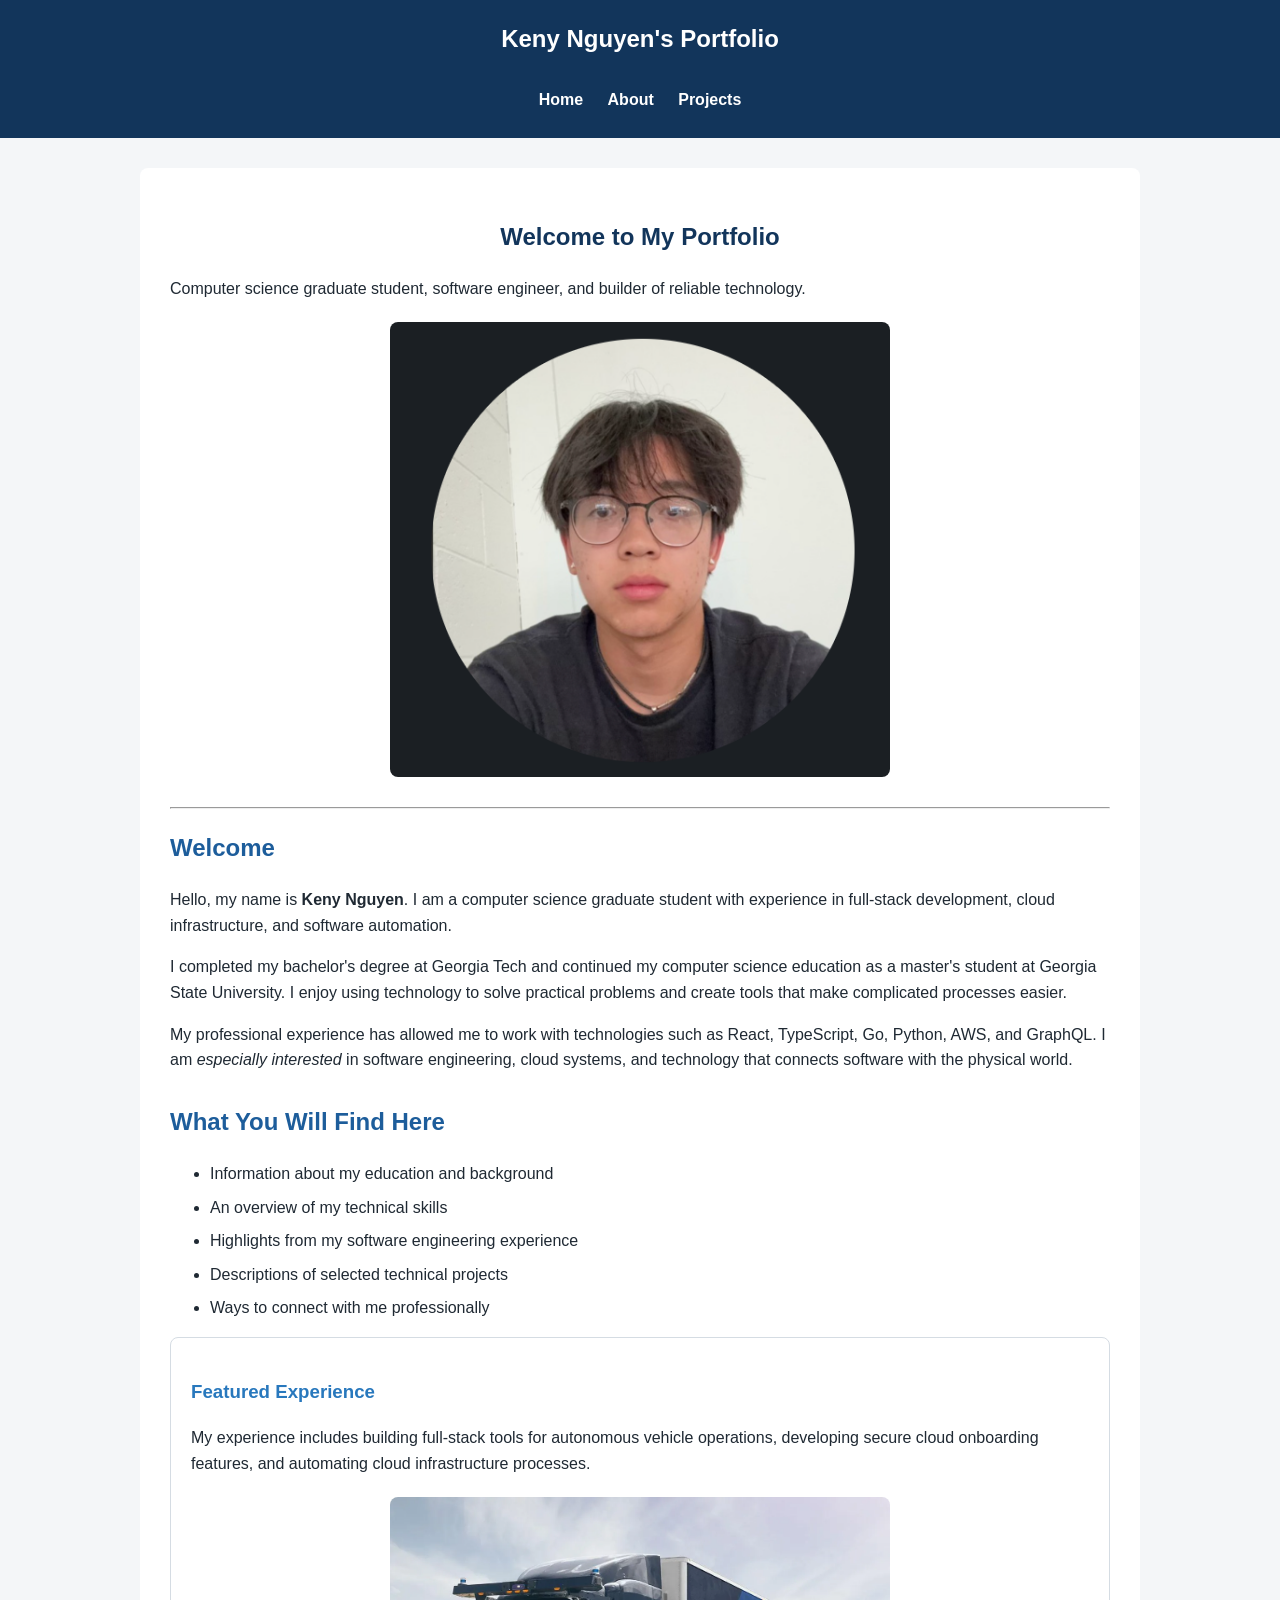
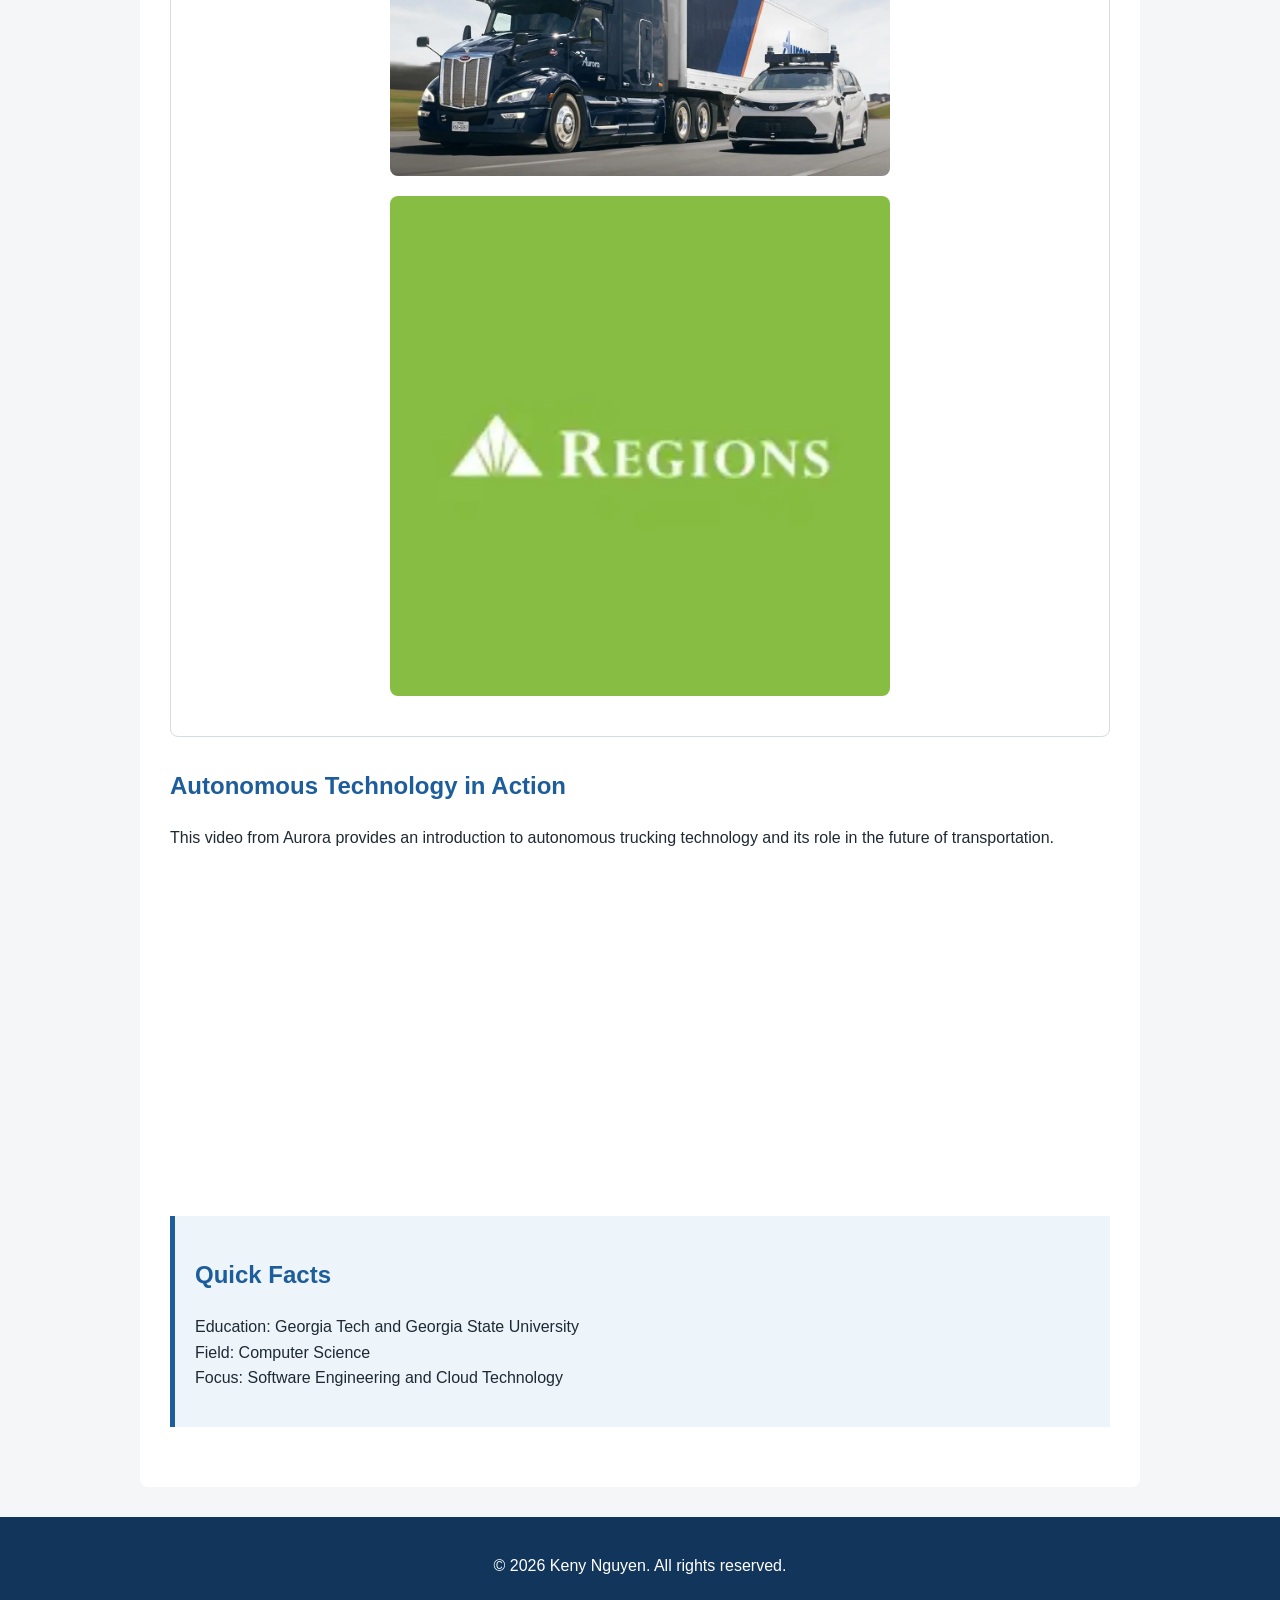
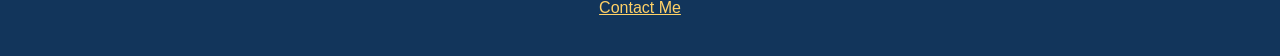
<file: coursework-02/index.html>
<!DOCTYPE html>
<html lang="en">
<head>
  <meta charset="UTF-8">
  <meta name="viewport" content="width=device-width, initial-scale=1.0">
  <link rel="stylesheet" href="css/styles.css">
  <title>Home - Keny Nguyen's Portfolio</title>
</head>
<body>
  <!-- Header and Navigation -->
  <header>
    <p>Keny Nguyen's Portfolio</p>

    <nav aria-label="Primary navigation">
      <a href="index.html">Home</a>
      <a href="about.html">About</a>
      <a href="projects.html">Projects</a>
    </nav>
  </header>

  <!-- Main Content -->
  <main>
    <!-- Hero Section -->
    <section>
      <h1>Welcome to My Portfolio</h1>

      <p>
        Computer science graduate student, software engineer, and builder of
        reliable technology.
      </p>

      <img
        src="images/profile.jpg"
        alt="Professional portrait of Keny Nguyen"
      >
    </section>

    <hr>

    <!-- Introduction Section -->
    <section>
      <h2>Welcome</h2>

      <p>
        Hello, my name is <strong>Keny Nguyen</strong>. I am a computer science
        graduate student with experience in full-stack development, cloud
        infrastructure, and software automation.
      </p>

      <p>
        I completed my bachelor's degree at Georgia Tech and continued my
        computer science education as a master's student at Georgia State
        University. I enjoy using technology to solve practical problems and
        create tools that make complicated processes easier.
      </p>

      <p>
        My professional experience has allowed me to work with technologies
        such as React, TypeScript, Go, Python, AWS, and GraphQL. I am
        <em>especially interested</em> in software engineering, cloud systems,
        and technology that connects software with the physical world.
      </p>
    </section>

    <!-- Portfolio Overview Section -->
    <section>
      <h2>What You Will Find Here</h2>

      <ul>
        <li>Information about my education and background</li>
        <li>An overview of my technical skills</li>
        <li>Highlights from my software engineering experience</li>
        <li>Descriptions of selected technical projects</li>
        <li>Ways to connect with me professionally</li>
      </ul>

      <article>
        <h3>Featured Experience</h3>

        <p>
          My experience includes building full-stack tools for autonomous
          vehicle operations, developing secure cloud onboarding features,
          and automating cloud infrastructure processes.
        </p>

        <img
          src="images/aurora-project.jpg"
          alt="Aurora autonomous truck representing Keny's full-stack work"
        >

        <img
          src="images/aws-project.jpg"
          alt="AWS cloud technology representing Keny's automation experience"
        >
      </article>
    </section>

    <!-- Multimedia Section -->
    <section>
      <h2>Autonomous Technology in Action</h2>

      <p>
        This video from Aurora provides an introduction to autonomous trucking
        technology and its role in the future of transportation.
      </p>

      <iframe
        width="560"
        height="315"
        src="https://www.youtube.com/embed/TzPSWtI20e8"
        title="The Next Generation of the Aurora Driver"
        allow="accelerometer; autoplay; clipboard-write; encrypted-media; gyroscope; picture-in-picture; web-share"
        allowfullscreen
      ></iframe>
    </section>

    <!-- Additional Information -->
    <aside>
      <h2>Quick Facts</h2>

      <p>
        Education: Georgia Tech and Georgia State University<br>
        Field: Computer Science<br>
        Focus: Software Engineering and Cloud Technology
      </p>
    </aside>
  </main>

  <!-- Footer -->
  <footer>
    <p>&copy; 2026 Keny Nguyen. All rights reserved.</p>

    <p>
      <a href="mailto:kenynguyenn@outlook.com">Contact Me</a>
    </p>
  </footer>
</body>
</html>
</file>
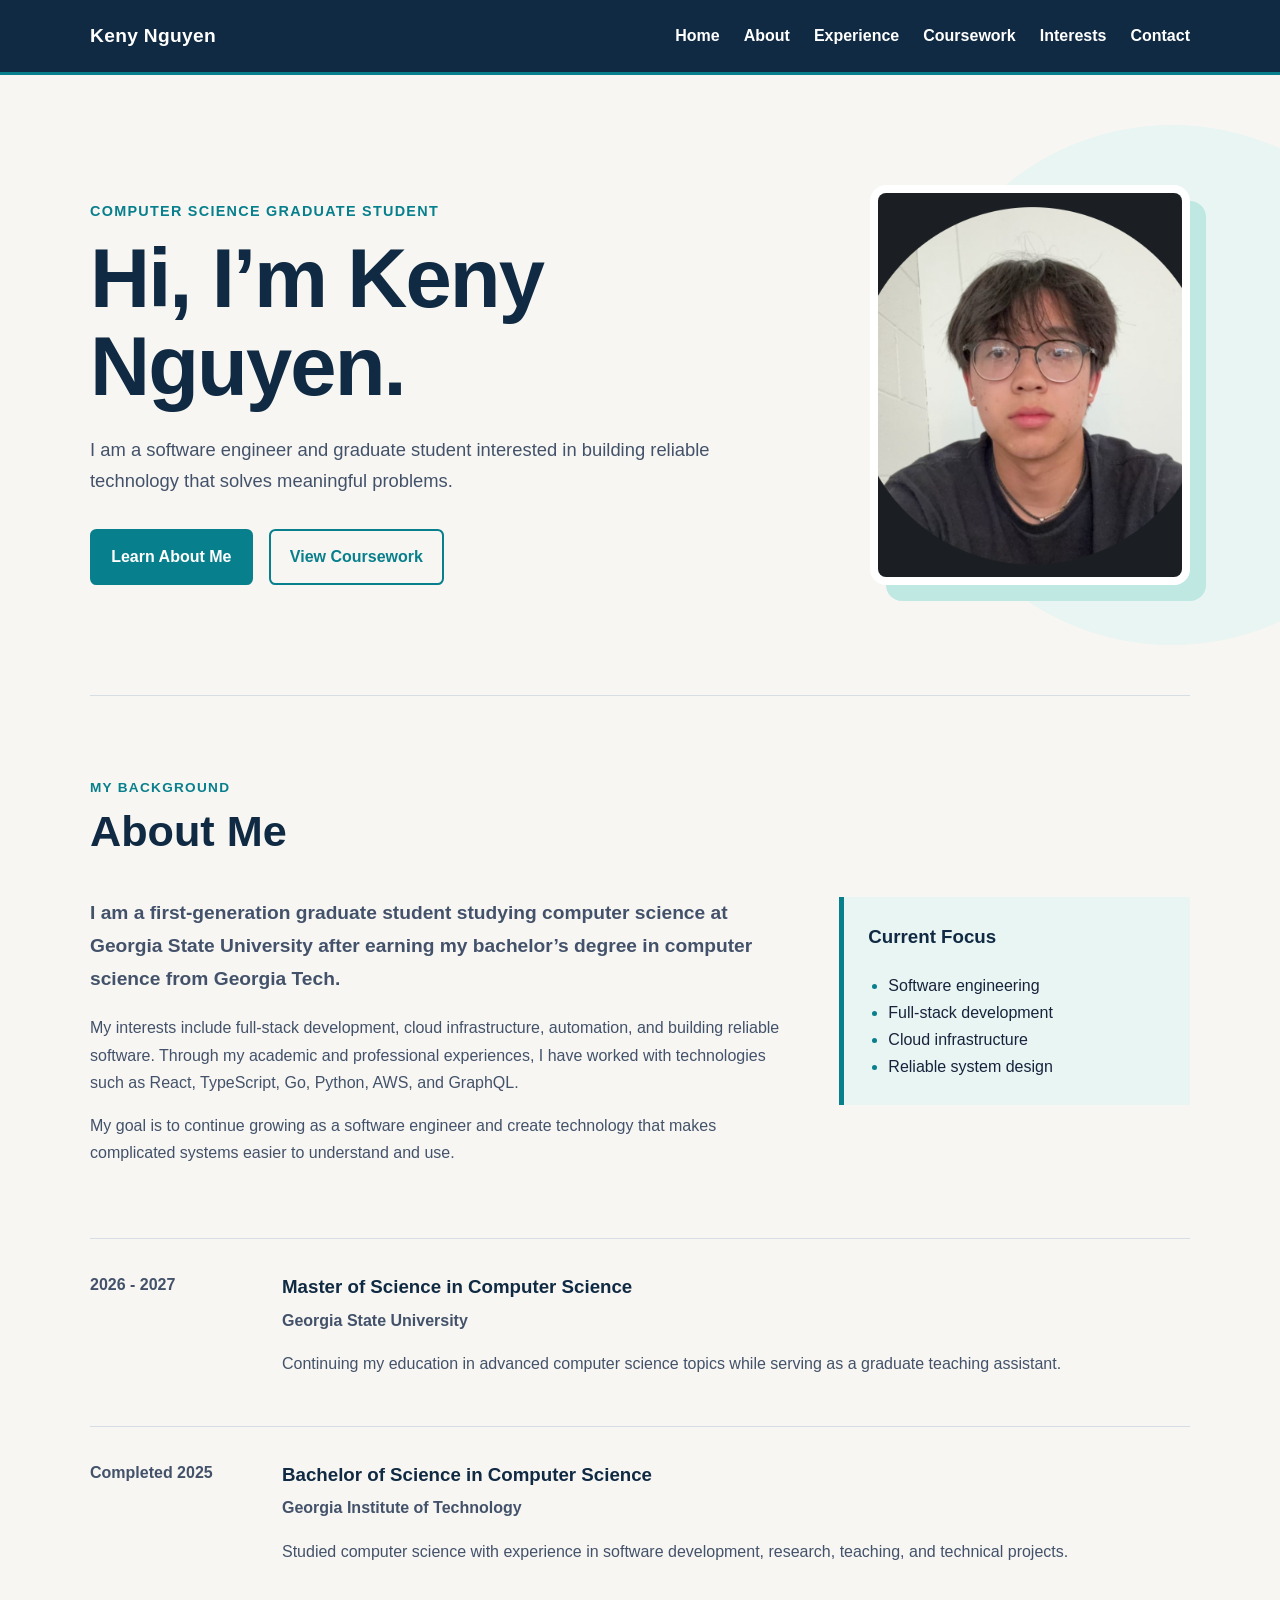
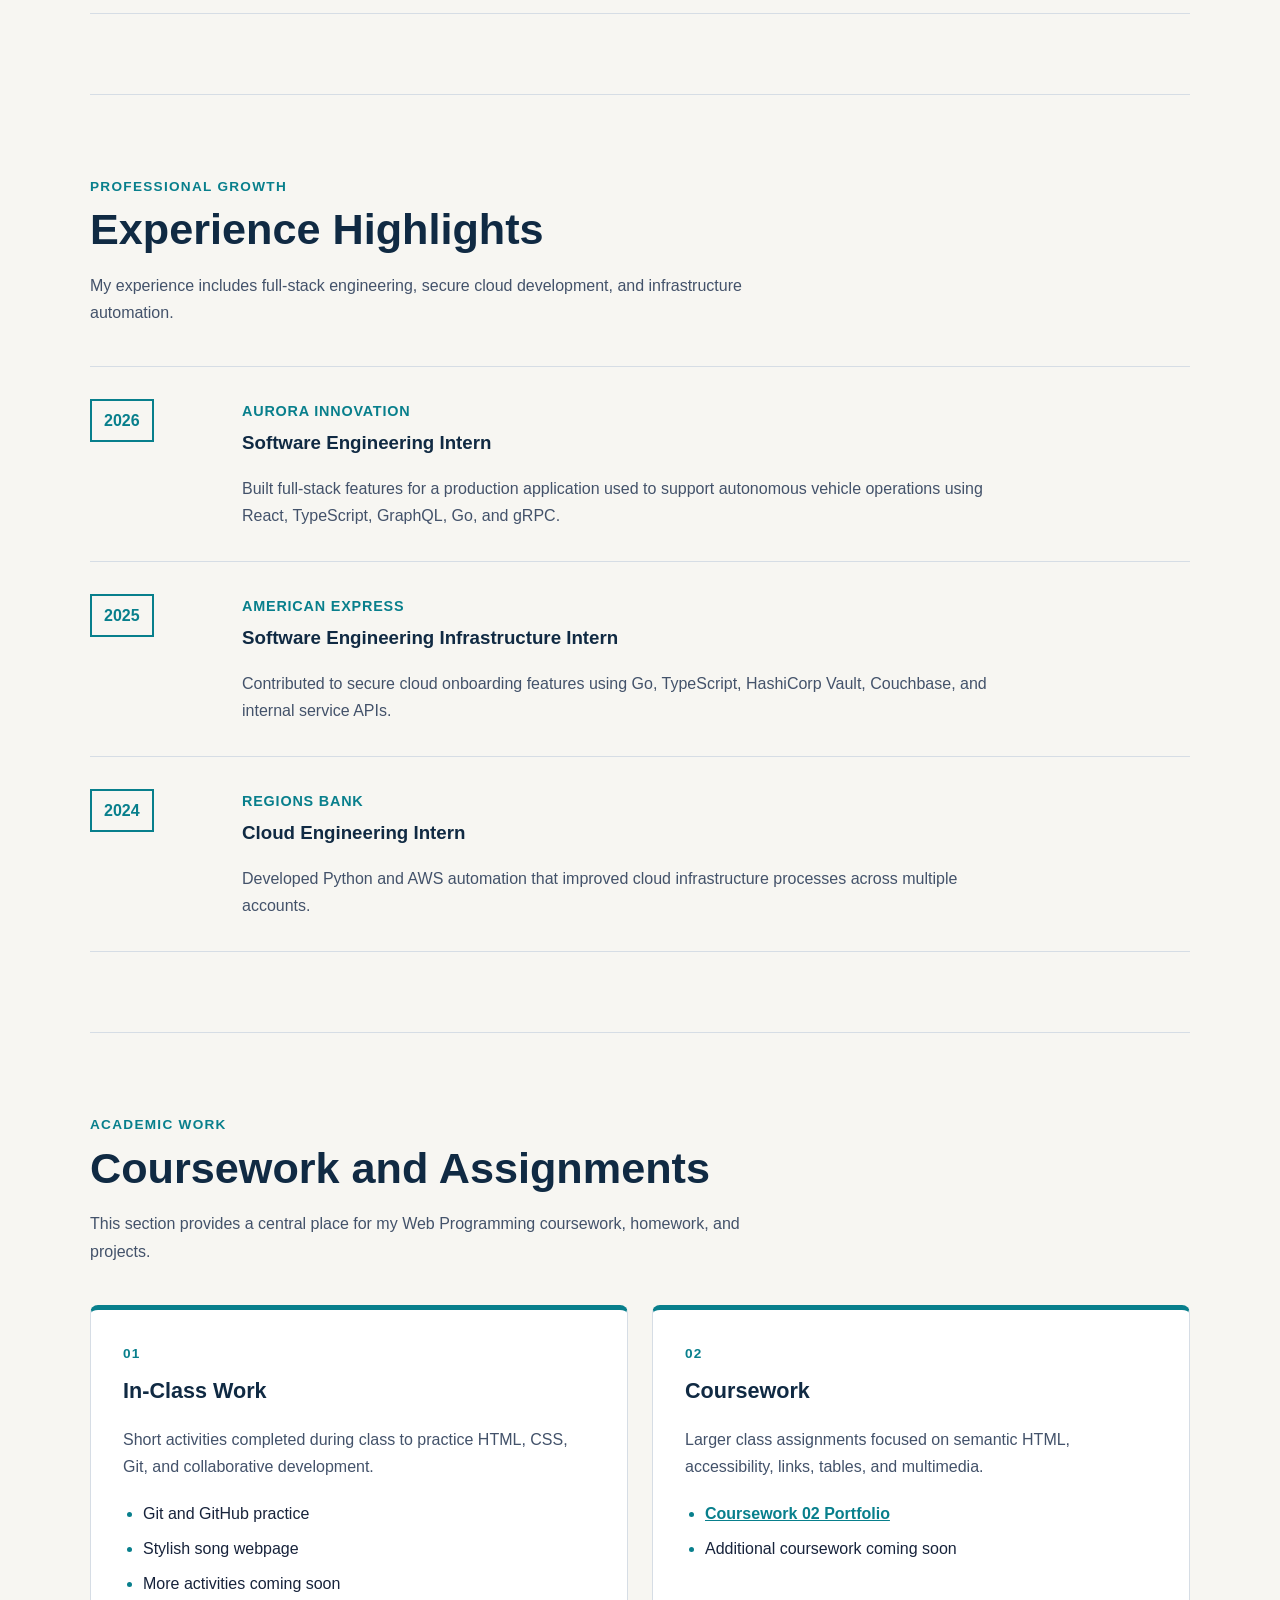
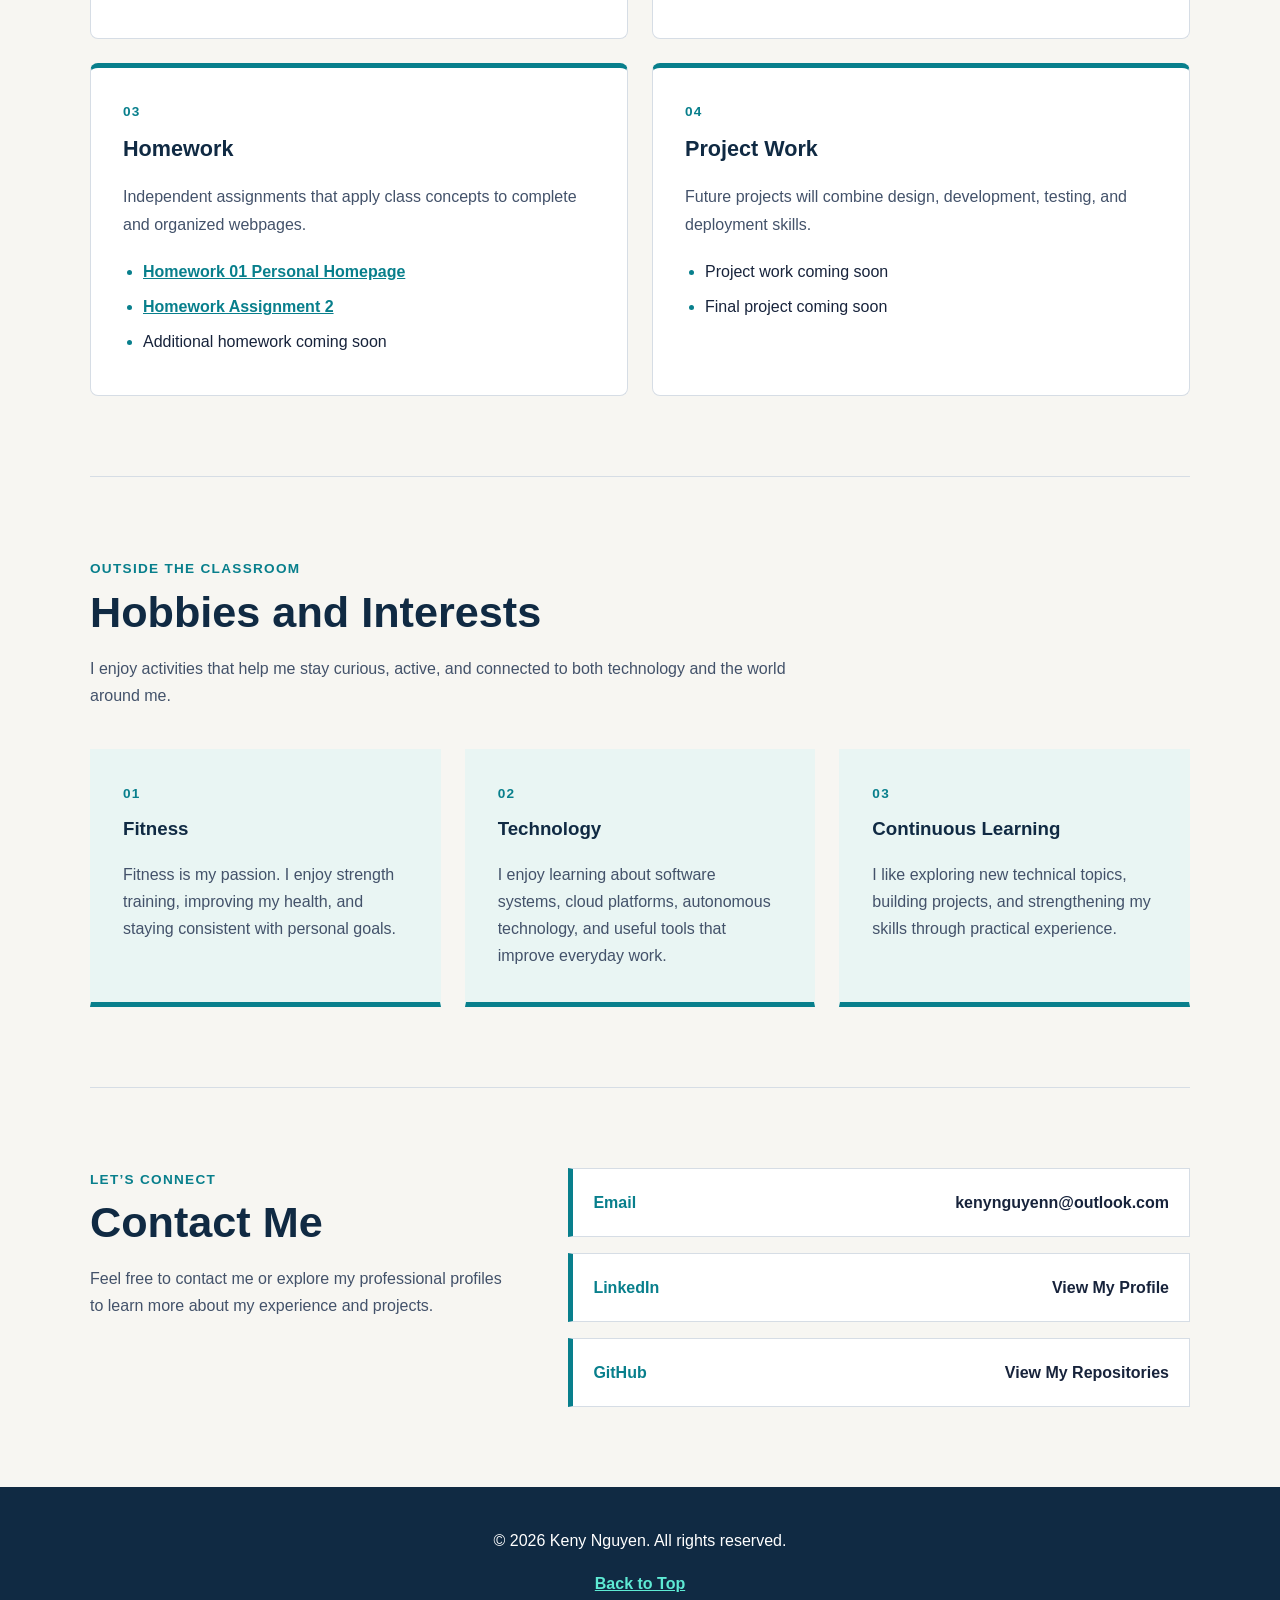
<file: homework-01/index.html>
<!DOCTYPE html>
<html lang="en">
<head>
    <meta charset="UTF-8">
    <meta name="viewport" content="width=device-width, initial-scale=1.0">
    <meta
        name="description"
        content="The personal homepage of Keny Nguyen, featuring education,
        experience, academic work, interests, and contact information."
    >
    <title>Keny Nguyen | Personal Homepage</title>
    <link rel="stylesheet" href="styles.css">
</head>

<body>
    <a class="skip-link" href="#main-content">
        Skip to main content
    </a>

    <header class="site-header">
        <nav class="navbar" aria-label="Main navigation">
            <a class="site-name" href="#home">Keny Nguyen</a>

            <ul class="nav-links">
                <li><a href="#home">Home</a></li>
                <li><a href="#about">About</a></li>
                <li><a href="#experience">Experience</a></li>
                <li><a href="#coursework">Coursework</a></li>
                <li><a href="#interests">Interests</a></li>
                <li><a href="#contact">Contact</a></li>
            </ul>
        </nav>
    </header>

    <main id="main-content">
        <!-- intro -->
        <section id="home" class="hero">
            <div class="hero-content">
                <p class="eyebrow">Computer Science Graduate Student</p>

                <h1>Hi, I’m Keny Nguyen.</h1>

                <p class="hero-description">
                    I am a software engineer and graduate student interested
                    in building reliable technology that solves meaningful
                    problems.
                </p>

                <div class="hero-links">
                    <a class="primary-link" href="#about">Learn About Me</a>

                    <a class="secondary-link" href="#coursework">
                        View Coursework
                    </a>
                </div>
            </div>

            <div class="profile-container">
                <img
                    class="profile-photo"
                    src="images/profile.jpg"
                    alt="Professional portrait of Keny Nguyen"
                >
            </div>
        </section>

        <!-- about -->
        <section id="about" class="page-section">
            <div class="section-heading">
                <p class="section-label">My Background</p>
                <h2>About Me</h2>
            </div>

            <div class="about-grid">
                <div class="about-content">
                    <p class="about-intro">
                        I am a first-generation graduate student studying
                        computer science at Georgia State University after
                        earning my bachelor’s degree in computer science from
                        Georgia Tech.
                    </p>

                    <p>
                        My interests include full-stack development, cloud
                        infrastructure, automation, and building reliable
                        software. Through my academic and professional
                        experiences, I have worked with technologies such as
                        React, TypeScript, Go, Python, AWS, and GraphQL.
                    </p>

                    <p>
                        My goal is to continue growing as a software engineer
                        and create technology that makes complicated systems
                        easier to understand and use.
                    </p>
                </div>

                <aside class="focus-box">
                    <h3>Current Focus</h3>

                    <ul>
                        <li>Software engineering</li>
                        <li>Full-stack development</li>
                        <li>Cloud infrastructure</li>
                        <li>Reliable system design</li>
                    </ul>
                </aside>
            </div>

            <div class="education-list">
                <article class="education-item">
                    <p class="education-year">2026 - 2027</p>

                    <div>
                        <h3>Master of Science in Computer Science</h3>
                        <p class="school-name">
                            Georgia State University
                        </p>
                        <p>
                            Continuing my education in advanced computer
                            science topics while serving as a graduate
                            teaching assistant.
                        </p>
                    </div>
                </article>

                <article class="education-item">
                    <p class="education-year">Completed 2025</p>

                    <div>
                        <h3>Bachelor of Science in Computer Science</h3>
                        <p class="school-name">
                            Georgia Institute of Technology
                        </p>
                        <p>
                            Studied computer science with experience in
                            software development, research, teaching, and
                            technical projects.
                        </p>
                    </div>
                </article>
            </div>
        </section>

        <!-- experience -->
        <section id="experience" class="page-section">
            <div class="section-heading">
                <p class="section-label">Professional Growth</p>
                <h2>Experience Highlights</h2>

                <p class="section-description">
                    My experience includes full-stack engineering, secure
                    cloud development, and infrastructure automation.
                </p>
            </div>

            <div class="experience-list">
                <article class="experience-item">
                    <div class="experience-date">
                        <span>2026</span>
                    </div>

                    <div class="experience-content">
                        <p class="experience-company">Aurora Innovation</p>
                        <h3>Software Engineering Intern</h3>

                        <p>
                            Built full-stack features for a production
                            application used to support autonomous vehicle
                            operations using React, TypeScript, GraphQL, Go,
                            and gRPC.
                        </p>
                    </div>
                </article>

                <article class="experience-item">
                    <div class="experience-date">
                        <span>2025</span>
                    </div>

                    <div class="experience-content">
                        <p class="experience-company">American Express</p>
                        <h3>Software Engineering Infrastructure Intern</h3>

                        <p>
                            Contributed to secure cloud onboarding features
                            using Go, TypeScript, HashiCorp Vault, Couchbase,
                            and internal service APIs.
                        </p>
                    </div>
                </article>

                <article class="experience-item">
                    <div class="experience-date">
                        <span>2024</span>
                    </div>

                    <div class="experience-content">
                        <p class="experience-company">Regions Bank</p>
                        <h3>Cloud Engineering Intern</h3>

                        <p>
                            Developed Python and AWS automation that improved
                            cloud infrastructure processes across multiple
                            accounts.
                        </p>
                    </div>
                </article>
            </div>
        </section>

        <!-- coursework -->
        <section id="coursework" class="page-section">
            <div class="section-heading">
                <p class="section-label">Academic Work</p>
                <h2>Coursework and Assignments</h2>

                <p class="section-description">
                    This section provides a central place for my Web
                    Programming coursework, homework, and projects.
                </p>
            </div>

            <div class="course-grid">
                <article class="course-card">
                    <p class="course-number">01</p>
                    <h3>In-Class Work</h3>

                    <p>
                        Short activities completed during class to practice
                        HTML, CSS, Git, and collaborative development.
                    </p>

                    <ul class="assignment-list">
                        <li>Git and GitHub practice</li>
                        <li>Stylish song webpage</li>
                        <li>More activities coming soon</li>
                    </ul>
                </article>

                <article class="course-card">
                    <p class="course-number">02</p>
                    <h3>Coursework</h3>

                    <p>
                        Larger class assignments focused on semantic HTML,
                        accessibility, links, tables, and multimedia.
                    </p>

                    <ul class="assignment-list">
                        <li>
                            <a
                                href="https://codd.cs.gsu.edu/~knguyen207/WP/CW/02/index.html"
                                target="_blank"
                                rel="noopener noreferrer"
                            >
                                Coursework 02 Portfolio
                            </a>
                        </li>

                        <li>Additional coursework coming soon</li>
                    </ul>
                </article>

                <article class="course-card">
                    <p class="course-number">03</p>
                    <h3>Homework</h3>

                    <p>
                        Independent assignments that apply class concepts to
                        complete and organized webpages.
                    </p>

                    <ul class="assignment-list">
                        <li>
                            <a href="#home">
                                Homework 01 Personal Homepage
                            </a>
                        </li>

                        <li>
                            <a
                                href="https://codd.cs.gsu.edu/~knguyen207/WP/HW/02/index.html"
                                target="_blank"
                                rel="noopener noreferrer"
                            >
                                Homework Assignment 2
                            </a>
                        </li>

                        <li>Additional homework coming soon</li>
                    </ul>
                </article>

                <article class="course-card">
                    <p class="course-number">04</p>
                    <h3>Project Work</h3>

                    <p>
                        Future projects will combine design, development,
                        testing, and deployment skills.
                    </p>

                    <ul class="assignment-list">
                        <li>Project work coming soon</li>
                        <li>Final project coming soon</li>
                    </ul>
                </article>
            </div>
        </section>

        <!-- interests -->
        <section id="interests" class="page-section">
            <div class="section-heading">
                <p class="section-label">Outside the Classroom</p>
                <h2>Hobbies and Interests</h2>

                <p class="section-description">
                    I enjoy activities that help me stay curious, active, and
                    connected to both technology and the world around me.
                </p>
            </div>

            <div class="interest-grid">
                <article class="interest-card">
                    <p class="interest-icon" aria-hidden="true">01</p>
                    <h3>Fitness</h3>

                    <p>
                        Fitness is my passion. I enjoy strength training,
                        improving my health, and staying consistent with
                        personal goals.
                    </p>
                </article>

                <article class="interest-card">
                    <p class="interest-icon" aria-hidden="true">02</p>
                    <h3>Technology</h3>

                    <p>
                        I enjoy learning about software systems, cloud
                        platforms, autonomous technology, and useful tools
                        that improve everyday work.
                    </p>
                </article>

                <article class="interest-card">
                    <p class="interest-icon" aria-hidden="true">03</p>
                    <h3>Continuous Learning</h3>

                    <p>
                        I like exploring new technical topics, building
                        projects, and strengthening my skills through
                        practical experience.
                    </p>
                </article>
            </div>
        </section>

        <!-- contact -->
        <section id="contact" class="page-section contact-section">
            <div class="contact-intro">
                <p class="section-label">Let’s Connect</p>
                <h2>Contact Me</h2>

                <p>
                    Feel free to contact me or explore my professional
                    profiles to learn more about my experience and projects.
                </p>
            </div>

            <div class="contact-links">
                <a
                    class="contact-link"
                    href="mailto:kenynguyenn@outlook.com"
                >
                    <span>Email</span>
                    <strong>kenynguyenn@outlook.com</strong>
                </a>

                <a
                    class="contact-link"
                    href="https://www.linkedin.com/in/keny-nguyen/"
                    target="_blank"
                    rel="noopener noreferrer"
                >
                    <span>LinkedIn</span>
                    <strong>View My Profile</strong>
                </a>

                <a
                    class="contact-link"
                    href="https://github.com/KenyNguyenn321"
                    target="_blank"
                    rel="noopener noreferrer"
                >
                    <span>GitHub</span>
                    <strong>View My Repositories</strong>
                </a>
            </div>
        </section>
    </main>

    <footer>
        <p>&copy; 2026 Keny Nguyen. All rights reserved.</p>
        <a href="#home">Back to Top</a>
    </footer>
</body>
</html>
</file>
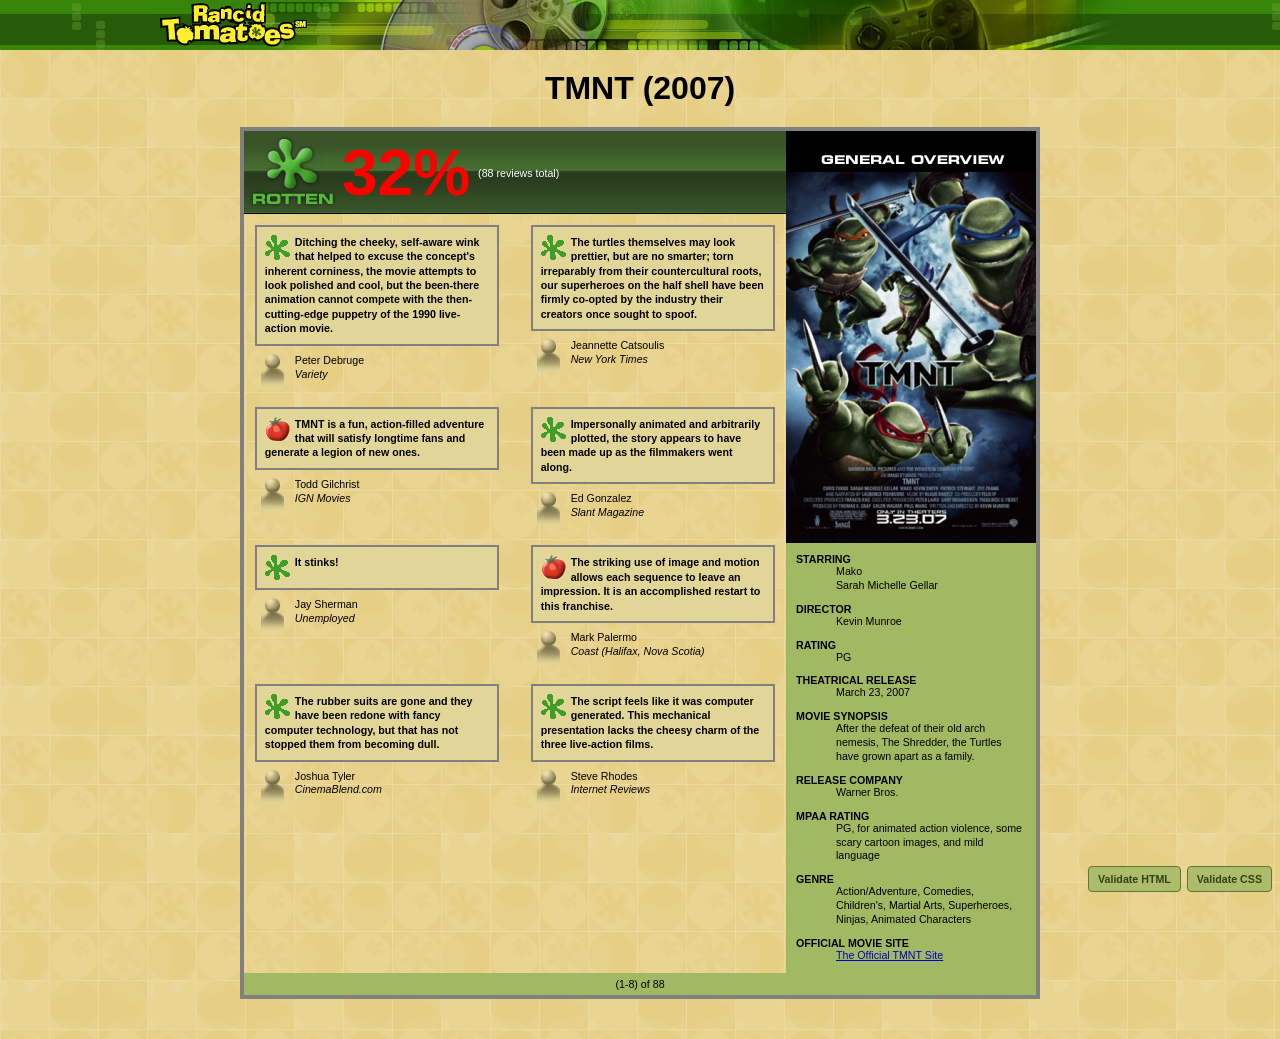
<file: homework-02/index.html>
<!DOCTYPE html>
<!--
    Name: Keny Nguyen
    Section: Web Programming
    Description: Movie review page for TMNT (2007)
    Contents: Rating, reviews, movie information, and validator links
-->
<html lang="en">
<head>
    <meta charset="UTF-8">
    <meta name="viewport" content="width=device-width, initial-scale=1.0">

    <title>MMR - My Movie Review</title>

    <link rel="icon" type="image/gif" href="images/rotten.gif">
    <link rel="stylesheet" href="styles.css">
    <link rel="stylesheet" href="print.css" media="print">
</head>

<body>
    <header class="page-banner">
        <img
            src="images/banner.png"
            alt="Rancid Tomatoes movie review banner"
            width="974"
            height="50"
        >
    </header>

    <main>
        <h1>TMNT (2007)</h1>

        <section class="movie-review" aria-label="TMNT movie review">
            <section class="rating-section" aria-label="Movie rating">
                <img
                    src="images/rottenbig.png"
                    alt="Rotten tomato rating"
                    width="98"
                    height="83"
                >

                <div class="rating-details">
                    <span class="rating-score">32%</span>
                    <span class="review-total">(88 reviews total)</span>
                </div>
            </section>

            <section class="reviews" aria-label="Critic reviews">
                <article class="review">
                    <blockquote class="review-quote">
                        <img
                            src="images/rotten.gif"
                            alt="Rotten review"
                            width="25"
                            height="25"
                        >

                        <p>
                            Ditching the cheeky, self-aware wink that helped
                            to excuse the concept's inherent corniness, the
                            movie attempts to look polished and cool, but the
                            been-there animation cannot compete with the
                            then-cutting-edge puppetry of the 1990
                            live-action movie.
                        </p>
                    </blockquote>

                    <footer class="reviewer">
                        <img
                            src="images/critic.gif"
                            alt=""
                            width="35"
                            height="33"
                        >

                        <p>
                            Peter Debruge<br>
                            <cite>Variety</cite>
                        </p>
                    </footer>
                </article>

                <article class="review">
                    <blockquote class="review-quote">
                        <img
                            src="images/rotten.gif"
                            alt="Rotten review"
                            width="25"
                            height="25"
                        >

                        <p>
                            The turtles themselves may look prettier, but are
                            no smarter; torn irreparably from their
                            countercultural roots, our superheroes on the
                            half shell have been firmly co-opted by the
                            industry their creators once sought to spoof.
                        </p>
                    </blockquote>

                    <footer class="reviewer">
                        <img
                            src="images/critic.gif"
                            alt=""
                            width="35"
                            height="33"
                        >

                        <p>
                            Jeannette Catsoulis<br>
                            <cite>New York Times</cite>
                        </p>
                    </footer>
                </article>

                <article class="review">
                    <blockquote class="review-quote">
                        <img
                            src="images/fresh.gif"
                            alt="Fresh review"
                            width="25"
                            height="25"
                        >

                        <p>
                            TMNT is a fun, action-filled adventure that will
                            satisfy longtime fans and generate a legion of
                            new ones.
                        </p>
                    </blockquote>

                    <footer class="reviewer">
                        <img
                            src="images/critic.gif"
                            alt=""
                            width="35"
                            height="33"
                        >

                        <p>
                            Todd Gilchrist<br>
                            <cite>IGN Movies</cite>
                        </p>
                    </footer>
                </article>

                <article class="review">
                    <blockquote class="review-quote">
                        <img
                            src="images/rotten.gif"
                            alt="Rotten review"
                            width="25"
                            height="25"
                        >

                        <p>
                            Impersonally animated and arbitrarily plotted,
                            the story appears to have been made up as the
                            filmmakers went along.
                        </p>
                    </blockquote>

                    <footer class="reviewer">
                        <img
                            src="images/critic.gif"
                            alt=""
                            width="35"
                            height="33"
                        >

                        <p>
                            Ed Gonzalez<br>
                            <cite>Slant Magazine</cite>
                        </p>
                    </footer>
                </article>

                <article class="review">
                    <blockquote class="review-quote">
                        <img
                            src="images/rotten.gif"
                            alt="Rotten review"
                            width="25"
                            height="25"
                        >

                        <p>It stinks!</p>
                    </blockquote>

                    <footer class="reviewer">
                        <img
                            src="images/critic.gif"
                            alt=""
                            width="35"
                            height="33"
                        >

                        <p>
                            Jay Sherman<br>
                            <cite>Unemployed</cite>
                        </p>
                    </footer>
                </article>

                <article class="review">
                    <blockquote class="review-quote">
                        <img
                            src="images/fresh.gif"
                            alt="Fresh review"
                            width="25"
                            height="25"
                        >

                        <p>
                            The striking use of image and motion allows each
                            sequence to leave an impression. It is an
                            accomplished restart to this franchise.
                        </p>
                    </blockquote>

                    <footer class="reviewer">
                        <img
                            src="images/critic.gif"
                            alt=""
                            width="35"
                            height="33"
                        >

                        <p>
                            Mark Palermo<br>
                            <cite>Coast (Halifax, Nova Scotia)</cite>
                        </p>
                    </footer>
                </article>

                <article class="review">
                    <blockquote class="review-quote">
                        <img
                            src="images/rotten.gif"
                            alt="Rotten review"
                            width="25"
                            height="25"
                        >

                        <p>
                            The rubber suits are gone and they have been
                            redone with fancy computer technology, but that
                            has not stopped them from becoming dull.
                        </p>
                    </blockquote>

                    <footer class="reviewer">
                        <img
                            src="images/critic.gif"
                            alt=""
                            width="35"
                            height="33"
                        >

                        <p>
                            Joshua Tyler<br>
                            <cite>CinemaBlend.com</cite>
                        </p>
                    </footer>
                </article>

                <article class="review">
                    <blockquote class="review-quote">
                        <img
                            src="images/rotten.gif"
                            alt="Rotten review"
                            width="25"
                            height="25"
                        >

                        <p>
                            The script feels like it was computer generated.
                            This mechanical presentation lacks the cheesy
                            charm of the three live-action films.
                        </p>
                    </blockquote>

                    <footer class="reviewer">
                        <img
                            src="images/critic.gif"
                            alt=""
                            width="35"
                            height="33"
                        >

                        <p>
                            Steve Rhodes<br>
                            <cite>Internet Reviews</cite>
                        </p>
                    </footer>
                </article>
            </section>

            <aside class="movie-overview" aria-label="Movie information">
                <img
                    class="overview-image"
                    src="images/generaloverview.png"
                    alt="TMNT movie poster showing the four Ninja Turtles"
                    width="250"
                    height="412"
                >

                <dl>
                    <dt>Starring</dt>
                    <dd>Mako</dd>
                    <dd>Sarah Michelle Gellar</dd>

                    <dt>Director</dt>
                    <dd>Kevin Munroe</dd>

                    <dt>Rating</dt>
                    <dd>PG</dd>

                    <dt>Theatrical Release</dt>
                    <dd>March 23, 2007</dd>

                    <dt>Movie Synopsis</dt>
                    <dd>
                        After the defeat of their old arch nemesis,
                        The Shredder, the Turtles have grown apart as a
                        family.
                    </dd>

                    <dt>Release Company</dt>
                    <dd>Warner Bros.</dd>

                    <dt>MPAA Rating</dt>
                    <dd>
                        PG, for animated action violence, some scary cartoon
                        images, and mild language
                    </dd>

                    <dt>Genre</dt>
                    <dd>
                        Action/Adventure, Comedies, Children's, Martial Arts,
                        Superheroes, Ninjas, Animated Characters
                    </dd>

                    <dt>Official Movie Site</dt>
                    <dd>
                        <a href="https://www.warnerbros.com/movies/tmnt">
                            The Official TMNT Site
                        </a>
                    </dd>
                </dl>
            </aside>

            <footer class="review-counter">
                <p>(1-8) of 88</p>
            </footer>
        </section>
    </main>

    <nav class="validators" aria-label="Page validation links">
        <a
            href="https://validator.w3.org/nu/?doc=https%3A%2F%2Fcodd.cs.gsu.edu%2F%7Eknguyen207%2FWP%2FHW%2F02%2Findex.html"
        >
            Validate HTML
        </a>

        <a
            href="https://jigsaw.w3.org/css-validator/validator?uri=https%3A%2F%2Fcodd.cs.gsu.edu%2F%7Eknguyen207%2FWP%2FHW%2F02%2Fstyles.css"
        >
            Validate CSS
        </a>
    </nav>
</body>
</html>
</file>
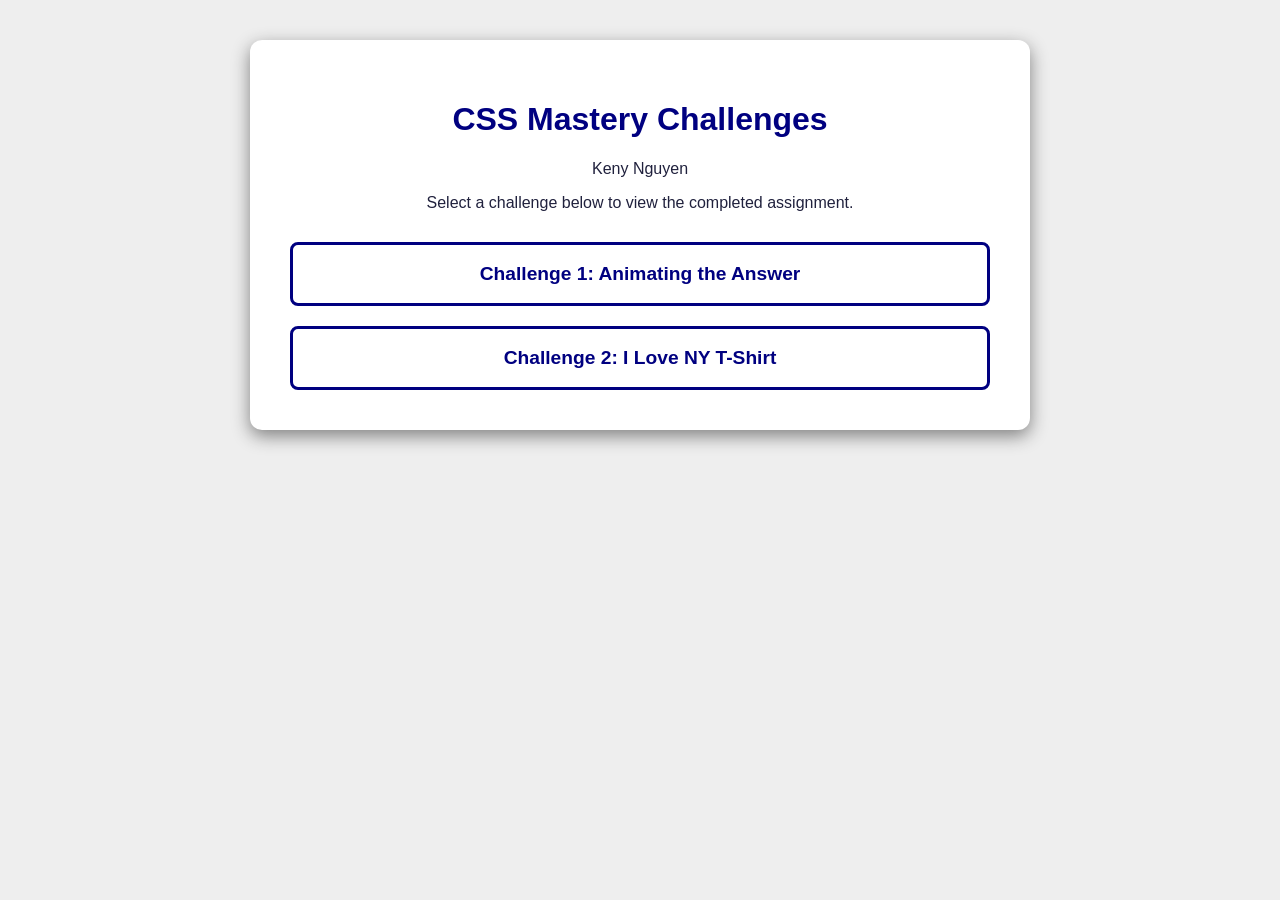
<file: in-class-03/index.html>
<!DOCTYPE html>
<html lang="en">
<head>
    <meta charset="UTF-8">
    <meta name="viewport" content="width=device-width, initial-scale=1.0">
    <title>CSS Mastery Challenges</title>

    <style>
        body {
            margin: 0;
            padding: 40px;
            color: #20213d;
            background-color: #eeeeee;
            font-family: Arial, sans-serif;
            text-align: center;
        }

        main {
            max-width: 700px;
            margin: 0 auto;
            padding: 40px;
            border-radius: 12px;
            background-color: white;
            box-shadow: 0 6px 18px gray;
        }

        h1 {
            color: navy;
        }

        .challenge-links {
            display: grid;
            gap: 20px;
            margin-top: 30px;
        }

        a {
            padding: 18px;
            border: 3px solid navy;
            border-radius: 8px;
            color: navy;
            font-size: 1.2rem;
            font-weight: bold;
            text-decoration: none;
        }

        a:hover {
            color: white;
            background-color: navy;
        }
    </style>
</head>

<body>
    <main>
        <h1>CSS Mastery Challenges</h1>
        <p>Keny Nguyen</p>
        <p>
            Select a challenge below to view the completed assignment.
        </p>

        <div class="challenge-links">
            <a href="challenge1.html">
                Challenge 1: Animating the Answer
            </a>

            <a href="challenge2.html">
                Challenge 2: I Love NY T-Shirt
            </a>
        </div>
    </main>
</body>
</html>
</file>
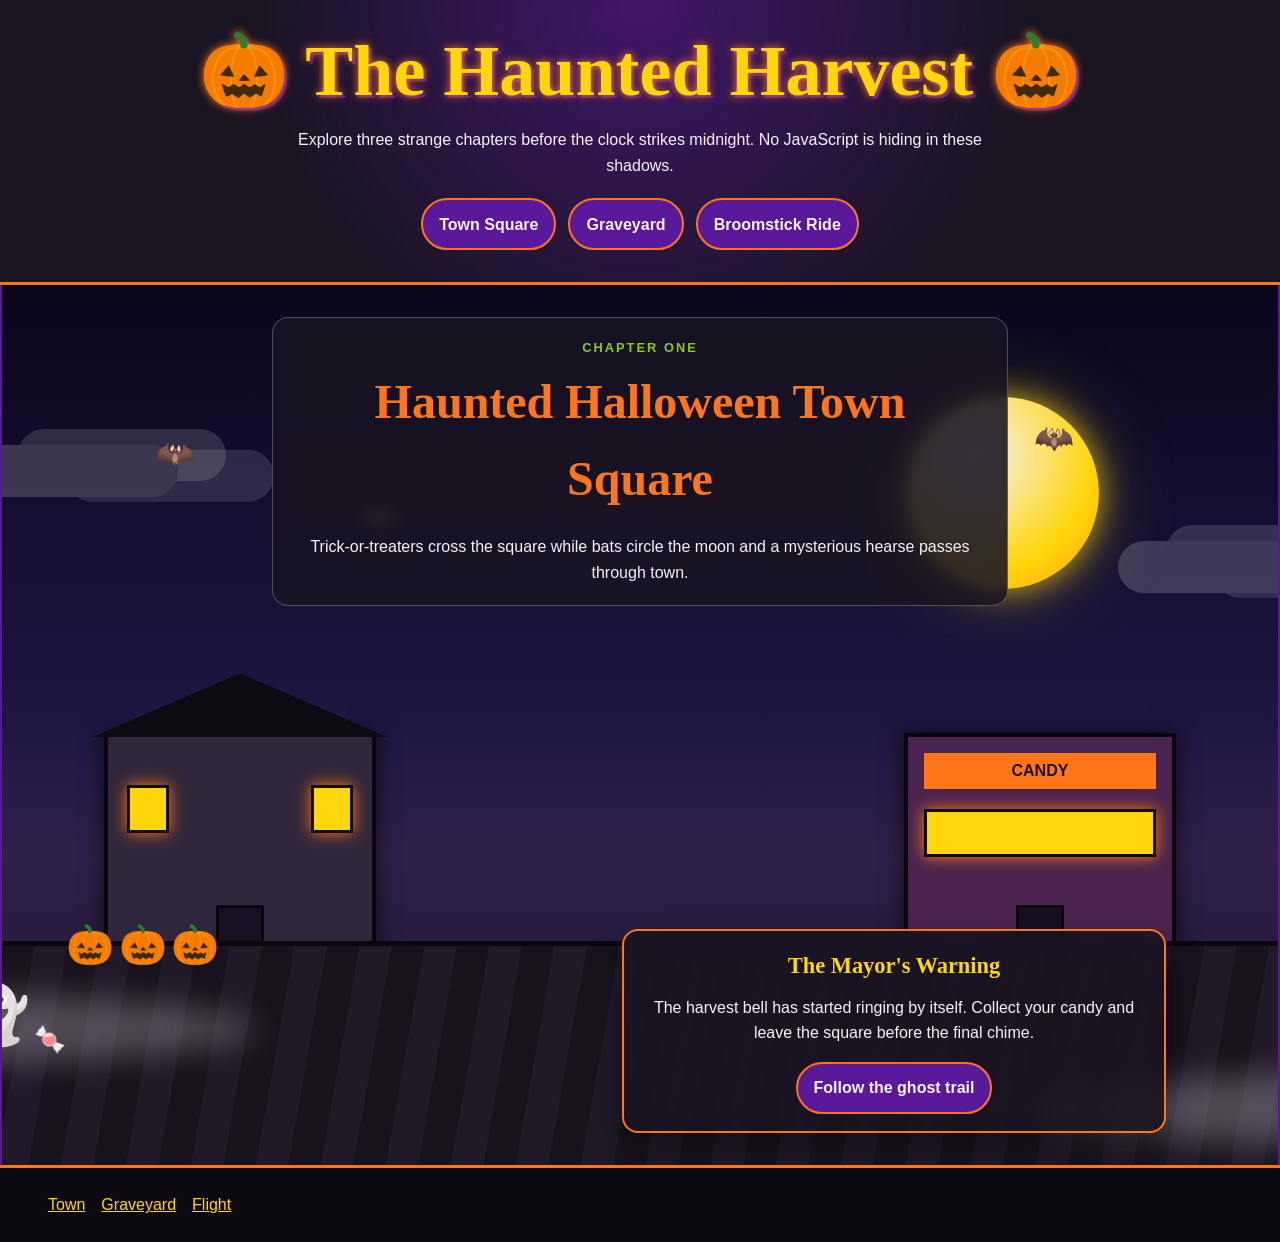
<file: in-class-06/index.html>
<!DOCTYPE html>
<!--
    Name: Keny Nguyen
    Category: Graduate
    Assignment: In-Class Activity 06
    Description: CSS-only animated Halloween scenes
-->
<html lang="en">
<head>
    <meta charset="UTF-8">
    <meta name="viewport" content="width=device-width, initial-scale=1.0">

    <meta
        name="description"
        content="The Haunted Harvest, an animated Halloween experience."
    >

    <title>The Haunted Harvest</title>

    <link rel="stylesheet" href="haunted-harvest.css">
</head>

<body>
    <a class="skip-link" href="#main-content">
        Skip to the haunted scenes
    </a>

    <header class="site-header">
        <div class="header-content">
            <h1>🎃 The Haunted Harvest 🎃</h1>

            <p class="intro">
                Explore three strange chapters before the clock strikes
                midnight. No JavaScript is hiding in these shadows.
            </p>
        </div>

        <nav class="scene-navigation" aria-label="Halloween chapters">
            <a href="#town">Town Square</a>
            <a href="#graveyard">Graveyard</a>
            <a href="#flight">Broomstick Ride</a>
        </nav>
    </header>

    <main id="main-content">
        <div class="scenes">
            <!-- town scene -->
            <section id="town" class="scene town-scene">
                <div class="scene-heading">
                    <p class="chapter-label">Chapter One</p>
                    <h2>Haunted Halloween Town Square</h2>

                    <p>
                        Trick-or-treaters cross the square while bats circle
                        the moon and a mysterious hearse passes through town.
                    </p>
                </div>

                <div class="sky" aria-hidden="true">
                    <div class="moon"></div>

                    <div class="cloud cloud-one"></div>
                    <div class="cloud cloud-two"></div>

                    <div class="bat bat-one">🦇</div>
                    <div class="bat bat-two">🦇</div>
                    <div class="bat bat-three">🦇</div>

                    <div class="witch">🧙‍♀️</div>
                </div>

                <div class="town-buildings" aria-hidden="true">
                    <div class="building haunted-house">
                        <span class="roof"></span>
                        <span class="window window-one"></span>
                        <span class="window window-two"></span>
                        <span class="door"></span>
                    </div>

                    <div class="building candy-shop">
                        <span class="shop-sign">CANDY</span>
                        <span class="shop-window"></span>
                        <span class="shop-door"></span>
                    </div>
                </div>

                <div class="town-ground">
                    <div class="pumpkin-row" aria-label="Glowing pumpkins">
                        <span class="pumpkin pumpkin-one">🎃</span>
                        <span class="pumpkin pumpkin-two">🎃</span>
                        <span class="pumpkin pumpkin-three">🎃</span>
                    </div>

                    <div
                        class="trick-or-treaters"
                        aria-label="Trick-or-treaters walking through town"
                    >
                        <span class="walker walker-one">🧛</span>
                        <span class="walker walker-two">🧟</span>
                        <span class="walker walker-three">👻</span>
                        <span class="candy-bag">🍬</span>
                    </div>

                    <div class="black-cat" aria-label="A black cat">
                        🐈‍⬛
                    </div>

                    <div class="hearse" aria-label="A hearse driving by">
                        🚙
                    </div>
                </div>

                <div class="fog-layer fog-one" aria-hidden="true"></div>
                <div class="fog-layer fog-two" aria-hidden="true"></div>

                <aside class="scene-card">
                    <h3>The Mayor's Warning</h3>

                    <p>
                        The harvest bell has started ringing by itself.
                        Collect your candy and leave the square before the
                        final chime.
                    </p>

                    <a href="#graveyard">Follow the ghost trail</a>
                </aside>
            </section>

            <!-- graveyard scene -->
            <section id="graveyard" class="scene graveyard-scene">
                <div class="scene-heading">
                    <p class="chapter-label">Chapter Two</p>
                    <h2>Midnight Graveyard Stroll</h2>

                    <p>
                        Beyond the town gates, an old storyteller waits among
                        restless spirits and weathered gravestones.
                    </p>
                </div>

                <div class="graveyard-sky" aria-hidden="true">
                    <div class="graveyard-moon"></div>
                    <div class="lightning lightning-one"></div>
                    <div class="lightning lightning-two"></div>
                    <div class="storm-cloud"></div>
                    <div class="owl">🦉</div>
                    <div class="crow">🐦‍⬛</div>
                </div>

                <div class="dead-tree" aria-hidden="true">
                    <span class="tree-trunk"></span>
                    <span class="branch branch-one"></span>
                    <span class="branch branch-two"></span>
                    <span class="branch branch-three"></span>
                </div>

                <div class="graveyard-ground">
                    <div
                        class="storyteller"
                        aria-label="A storyteller holding a lantern"
                    >
                        <span class="storyteller-person">🧙</span>
                        <span class="lantern">🏮</span>
                    </div>

                    <button class="grave grave-one" type="button">
                        <span class="grave-name">E. VIL</span>
                        <span class="hidden-ghost" aria-hidden="true">👻</span>
                    </button>

                    <button class="grave grave-two" type="button">
                        <span class="grave-name">R. I. P.</span>
                        <span class="hidden-ghost" aria-hidden="true">👻</span>
                    </button>

                    <button class="grave grave-three" type="button">
                        <span class="grave-name">I. M. GONE</span>
                        <span class="hidden-ghost" aria-hidden="true">👻</span>
                    </button>

                    <div class="graveyard-cat" aria-label="A black cat walking">
                        🐈‍⬛
                    </div>

                    <div class="ghost-orb orb-one" aria-hidden="true"></div>
                    <div class="ghost-orb orb-two" aria-hidden="true"></div>
                    <div class="ghost-orb orb-three" aria-hidden="true"></div>
                </div>

                <div class="fog-layer fog-three" aria-hidden="true"></div>

                <aside class="scene-card">
                    <h3>The Storyteller's Clue</h3>

                    <p>
                        The last bell can only be silenced from the sky.
                        Find the waiting broomstick and follow the moon.
                    </p>

                    <a href="#flight">Take the midnight flight</a>
                </aside>
            </section>

            <!-- flight scene -->
            <section id="flight" class="scene flight-scene">
                <div class="scene-heading">
                    <p class="chapter-label">Chapter Three</p>
                    <h2>Midnight Broomstick Ride</h2>

                    <p>
                        Race above the sleeping forest with the wind, owls,
                        clouds, and magical sparks following close behind.
                    </p>
                </div>

                <div class="flight-sky" aria-hidden="true">
                    <div class="giant-moon"></div>

                    <div class="flight-cloud flight-cloud-one"></div>
                    <div class="flight-cloud flight-cloud-two"></div>

                    <div class="flying-witch">
                        <span class="witch-rider">🧙‍♀️</span>
                        <span class="broom">━</span>
                        <span class="spark spark-one">✦</span>
                        <span class="spark spark-two">✧</span>
                        <span class="spark spark-three">✦</span>
                    </div>

                    <div class="flying-owl">🦉</div>

                    <div class="flight-bats">
                        <span>🦇</span>
                        <span>🦇</span>
                        <span>🦇</span>
                    </div>
                </div>

                <div class="forest" aria-hidden="true">
                    <span class="tree">▲</span>
                    <span class="tree">▲</span>
                    <span class="tree">▲</span>
                    <span class="tree">▲</span>
                    <span class="tree">▲</span>
                    <span class="tree">▲</span>
                    <span class="tree">▲</span>
                </div>

                <div
                    class="hay-wagon"
                    aria-label="A moving haunted hay wagon"
                >
                    <span class="wagon-riders">🧛 👻</span>
                    <span class="wagon-body">🛻</span>
                </div>

                <aside class="scene-card final-card">
                    <h3>The Harvest Is Safe</h3>

                    <p>
                        You reached the bell before midnight. The spirits
                        return to their graves, but only until next Halloween.
                    </p>

                    <a href="#town">Return to town</a>
                </aside>
            </section>
        </div>
    </main>

    <footer class="site-footer">
        <nav aria-label="Footer navigation">
            <a href="#town">Town</a>
            <a href="#graveyard">Graveyard</a>
            <a href="#flight">Flight</a>
        </nav>
    </footer>
</body>
</html>
</file>
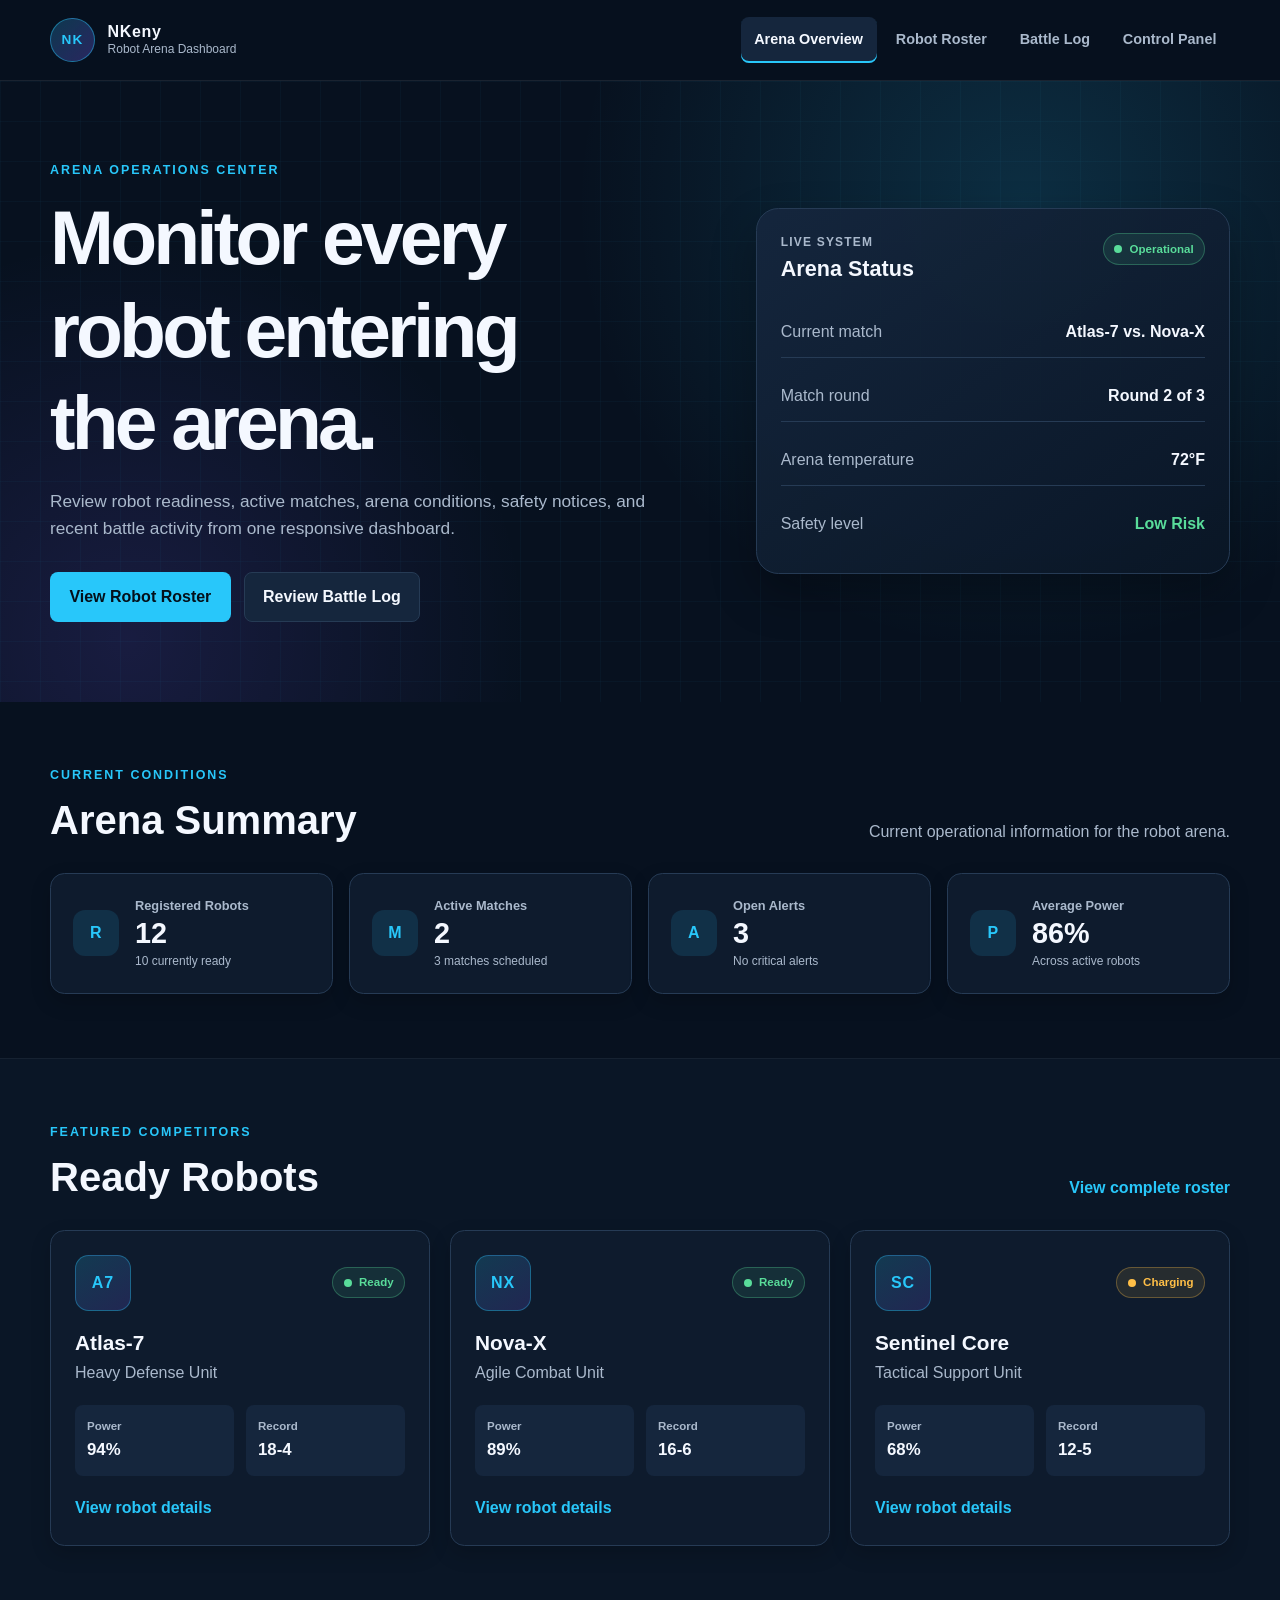
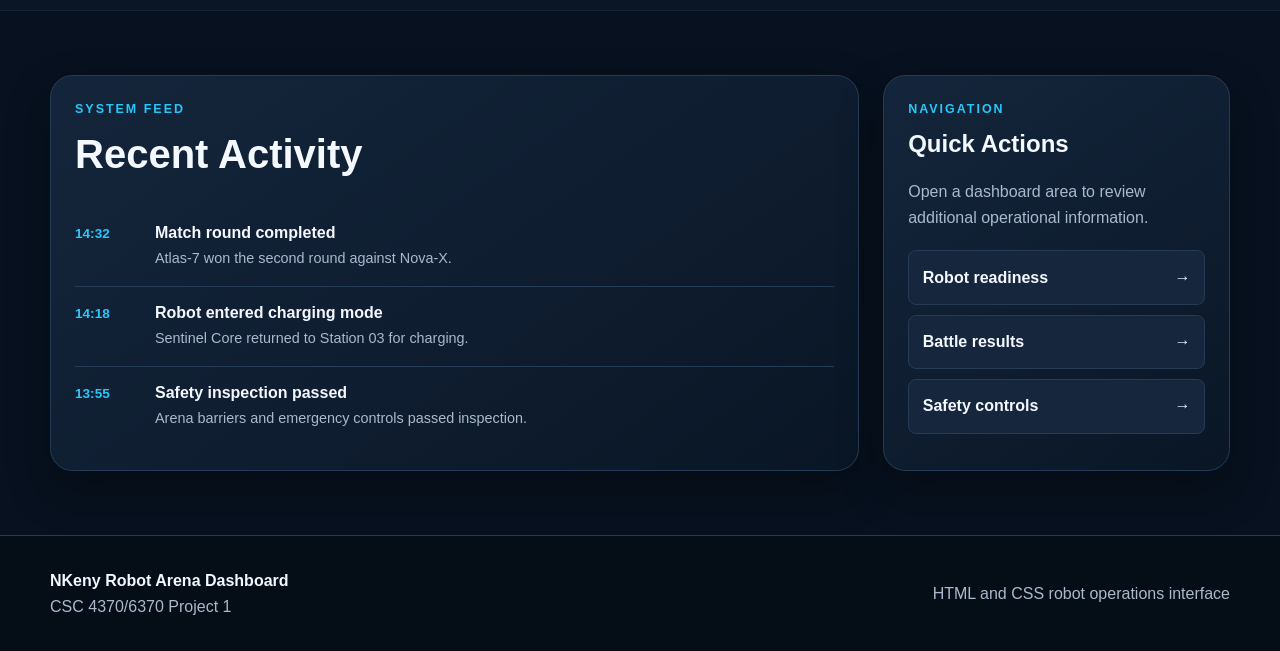
<file: project-01/index.html>
<!DOCTYPE html>
<html lang="en">
<head>
    <meta charset="UTF-8">
    <meta name="viewport" content="width=device-width, initial-scale=1.0">

    <meta
        name="description"
        content="NKeny Robot Arena Dashboard for monitoring robots, arena activity, battle results, and operational alerts."
    >

    <title>NKeny | Robot Arena Dashboard</title>

    <link rel="stylesheet" href="styles/styles.css">
</head>

<body>
    <a class="skip-link" href="#main-content">Skip to main content</a>

    <header class="site-header">
        <div class="header-container">
            <a class="site-brand" href="index.html">
                <span class="brand-mark" aria-hidden="true">NK</span>

                <span class="brand-text">
                    <strong>NKeny</strong>
                    <span>Robot Arena Dashboard</span>
                </span>
            </a>

            <nav class="main-navigation" aria-label="Primary navigation">
                <ul>
                    <li>
                        <a class="active" href="index.html" aria-current="page">
                            Arena Overview
                        </a>
                    </li>

                    <li>
                        <a href="roster.html">Robot Roster</a>
                    </li>

                    <li>
                        <a href="battle-log.html">Battle Log</a>
                    </li>

                    <li>
                        <a href="control-panel.html">Control Panel</a>
                    </li>
                </ul>
            </nav>
        </div>
    </header>

    <main id="main-content">
        <section class="hero-section">
            <div class="page-container hero-layout">
                <div class="hero-content">
                    <p class="eyebrow">Arena Operations Center</p>

                    <h1>Monitor every robot entering the arena.</h1>

                    <p class="hero-description">
                        Review robot readiness, active matches, arena conditions,
                        safety notices, and recent battle activity from one
                        responsive dashboard.
                    </p>

                    <div class="hero-actions">
                        <a class="button button-primary" href="roster.html">
                            View Robot Roster
                        </a>

                        <a class="button button-secondary" href="battle-log.html">
                            Review Battle Log
                        </a>
                    </div>
                </div>

                <aside class="arena-status-panel" aria-labelledby="arena-status-title">
                    <div class="panel-heading">
                        <div>
                            <p class="panel-label">Live System</p>
                            <h2 id="arena-status-title">Arena Status</h2>
                        </div>

                        <span class="status-badge status-online">
                            <span class="status-dot" aria-hidden="true"></span>
                            Operational
                        </span>
                    </div>

                    <dl class="status-details">
                        <div>
                            <dt>Current match</dt>
                            <dd>Atlas-7 vs. Nova-X</dd>
                        </div>

                        <div>
                            <dt>Match round</dt>
                            <dd>Round 2 of 3</dd>
                        </div>

                        <div>
                            <dt>Arena temperature</dt>
                            <dd>72°F</dd>
                        </div>

                        <div>
                            <dt>Safety level</dt>
                            <dd class="text-safe">Low Risk</dd>
                        </div>
                    </dl>
                </aside>
            </div>
        </section>

        <section class="dashboard-section" aria-labelledby="summary-title">
            <div class="page-container">
                <div class="section-heading">
                    <div>
                        <p class="eyebrow">Current Conditions</p>
                        <h2 id="summary-title">Arena Summary</h2>
                    </div>

                    <p>
                        Current operational information for the robot arena.
                    </p>
                </div>

                <div class="summary-grid">
                    <article class="summary-card">
                        <div class="card-icon" aria-hidden="true">R</div>

                        <div>
                            <p class="card-label">Registered Robots</p>
                            <p class="card-value">12</p>
                            <p class="card-note">10 currently ready</p>
                        </div>
                    </article>

                    <article class="summary-card">
                        <div class="card-icon" aria-hidden="true">M</div>

                        <div>
                            <p class="card-label">Active Matches</p>
                            <p class="card-value">2</p>
                            <p class="card-note">3 matches scheduled</p>
                        </div>
                    </article>

                    <article class="summary-card">
                        <div class="card-icon" aria-hidden="true">A</div>

                        <div>
                            <p class="card-label">Open Alerts</p>
                            <p class="card-value">3</p>
                            <p class="card-note">No critical alerts</p>
                        </div>
                    </article>

                    <article class="summary-card">
                        <div class="card-icon" aria-hidden="true">P</div>

                        <div>
                            <p class="card-label">Average Power</p>
                            <p class="card-value">86%</p>
                            <p class="card-note">Across active robots</p>
                        </div>
                    </article>
                </div>
            </div>
        </section>

        <section class="dashboard-section section-muted" aria-labelledby="featured-title">
            <div class="page-container">
                <div class="section-heading">
                    <div>
                        <p class="eyebrow">Featured Competitors</p>
                        <h2 id="featured-title">Ready Robots</h2>
                    </div>

                    <a class="text-link" href="roster.html">
                        View complete roster
                    </a>
                </div>

                <div class="robot-grid">
                    <article class="robot-card">
                        <div class="robot-card-header">
                            <div class="robot-avatar" aria-hidden="true">A7</div>

                            <span class="status-badge status-online">
                                <span class="status-dot" aria-hidden="true"></span>
                                Ready
                            </span>
                        </div>

                        <h3>Atlas-7</h3>
                        <p class="robot-class">Heavy Defense Unit</p>

                        <dl class="robot-stats">
                            <div>
                                <dt>Power</dt>
                                <dd>94%</dd>
                            </div>

                            <div>
                                <dt>Record</dt>
                                <dd>18-4</dd>
                            </div>
                        </dl>

                        <a class="card-link" href="roster.html#atlas-7">
                            View robot details
                        </a>
                    </article>

                    <article class="robot-card">
                        <div class="robot-card-header">
                            <div class="robot-avatar" aria-hidden="true">NX</div>

                            <span class="status-badge status-online">
                                <span class="status-dot" aria-hidden="true"></span>
                                Ready
                            </span>
                        </div>

                        <h3>Nova-X</h3>
                        <p class="robot-class">Agile Combat Unit</p>

                        <dl class="robot-stats">
                            <div>
                                <dt>Power</dt>
                                <dd>89%</dd>
                            </div>

                            <div>
                                <dt>Record</dt>
                                <dd>16-6</dd>
                            </div>
                        </dl>

                        <a class="card-link" href="roster.html#nova-x">
                            View robot details
                        </a>
                    </article>

                    <article class="robot-card">
                        <div class="robot-card-header">
                            <div class="robot-avatar" aria-hidden="true">SC</div>

                            <span class="status-badge status-warning">
                                <span class="status-dot" aria-hidden="true"></span>
                                Charging
                            </span>
                        </div>

                        <h3>Sentinel Core</h3>
                        <p class="robot-class">Tactical Support Unit</p>

                        <dl class="robot-stats">
                            <div>
                                <dt>Power</dt>
                                <dd>68%</dd>
                            </div>

                            <div>
                                <dt>Record</dt>
                                <dd>12-5</dd>
                            </div>
                        </dl>

                        <a class="card-link" href="roster.html#sentinel-core">
                            View robot details
                        </a>
                    </article>
                </div>
            </div>
        </section>

        <section class="dashboard-section" aria-labelledby="activity-title">
            <div class="page-container activity-layout">
                <article class="activity-panel">
                    <div class="section-heading compact-heading">
                        <div>
                            <p class="eyebrow">System Feed</p>
                            <h2 id="activity-title">Recent Activity</h2>
                        </div>
                    </div>

                    <ol class="activity-list">
                        <li>
                            <span class="activity-time">14:32</span>

                            <div>
                                <h3>Match round completed</h3>
                                <p>
                                    Atlas-7 won the second round against Nova-X.
                                </p>
                            </div>
                        </li>

                        <li>
                            <span class="activity-time">14:18</span>

                            <div>
                                <h3>Robot entered charging mode</h3>
                                <p>
                                    Sentinel Core returned to Station 03 for charging.
                                </p>
                            </div>
                        </li>

                        <li>
                            <span class="activity-time">13:55</span>

                            <div>
                                <h3>Safety inspection passed</h3>
                                <p>
                                    Arena barriers and emergency controls passed inspection.
                                </p>
                            </div>
                        </li>
                    </ol>
                </article>

                <aside class="quick-actions-panel" aria-labelledby="quick-actions-title">
                    <p class="eyebrow">Navigation</p>
                    <h2 id="quick-actions-title">Quick Actions</h2>

                    <p>
                        Open a dashboard area to review additional operational
                        information.
                    </p>

                    <ul class="quick-action-list">
                        <li>
                            <a href="roster.html">
                                <span>Robot readiness</span>
                                <span aria-hidden="true">→</span>
                            </a>
                        </li>

                        <li>
                            <a href="battle-log.html">
                                <span>Battle results</span>
                                <span aria-hidden="true">→</span>
                            </a>
                        </li>

                        <li>
                            <a href="control-panel.html">
                                <span>Safety controls</span>
                                <span aria-hidden="true">→</span>
                            </a>
                        </li>
                    </ul>
                </aside>
            </div>
        </section>
    </main>

    <footer class="site-footer">
        <div class="page-container footer-layout">
            <div>
                <p class="footer-brand">NKeny Robot Arena Dashboard</p>
                <p>CSC 4370/6370 Project 1</p>
            </div>

            <p>HTML and CSS robot operations interface</p>
        </div>
    </footer>
</body>
</html>
</file>
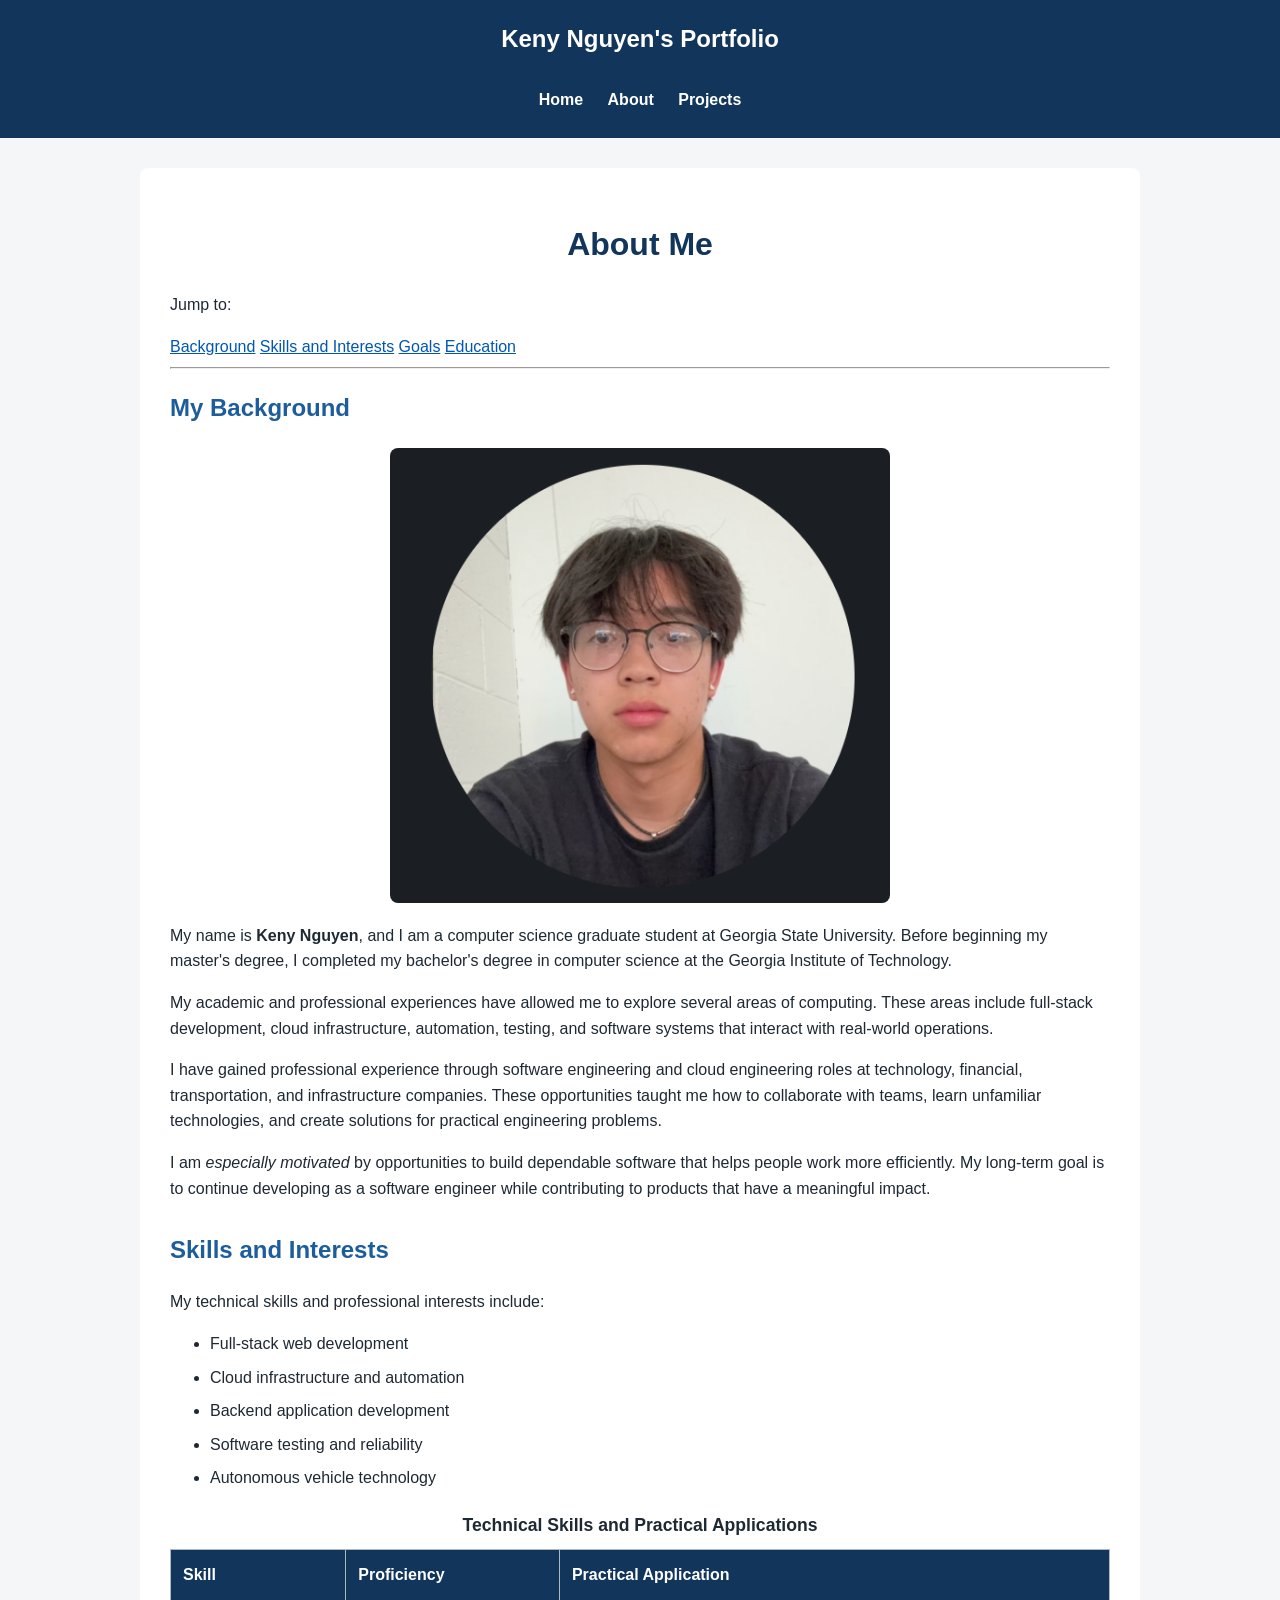
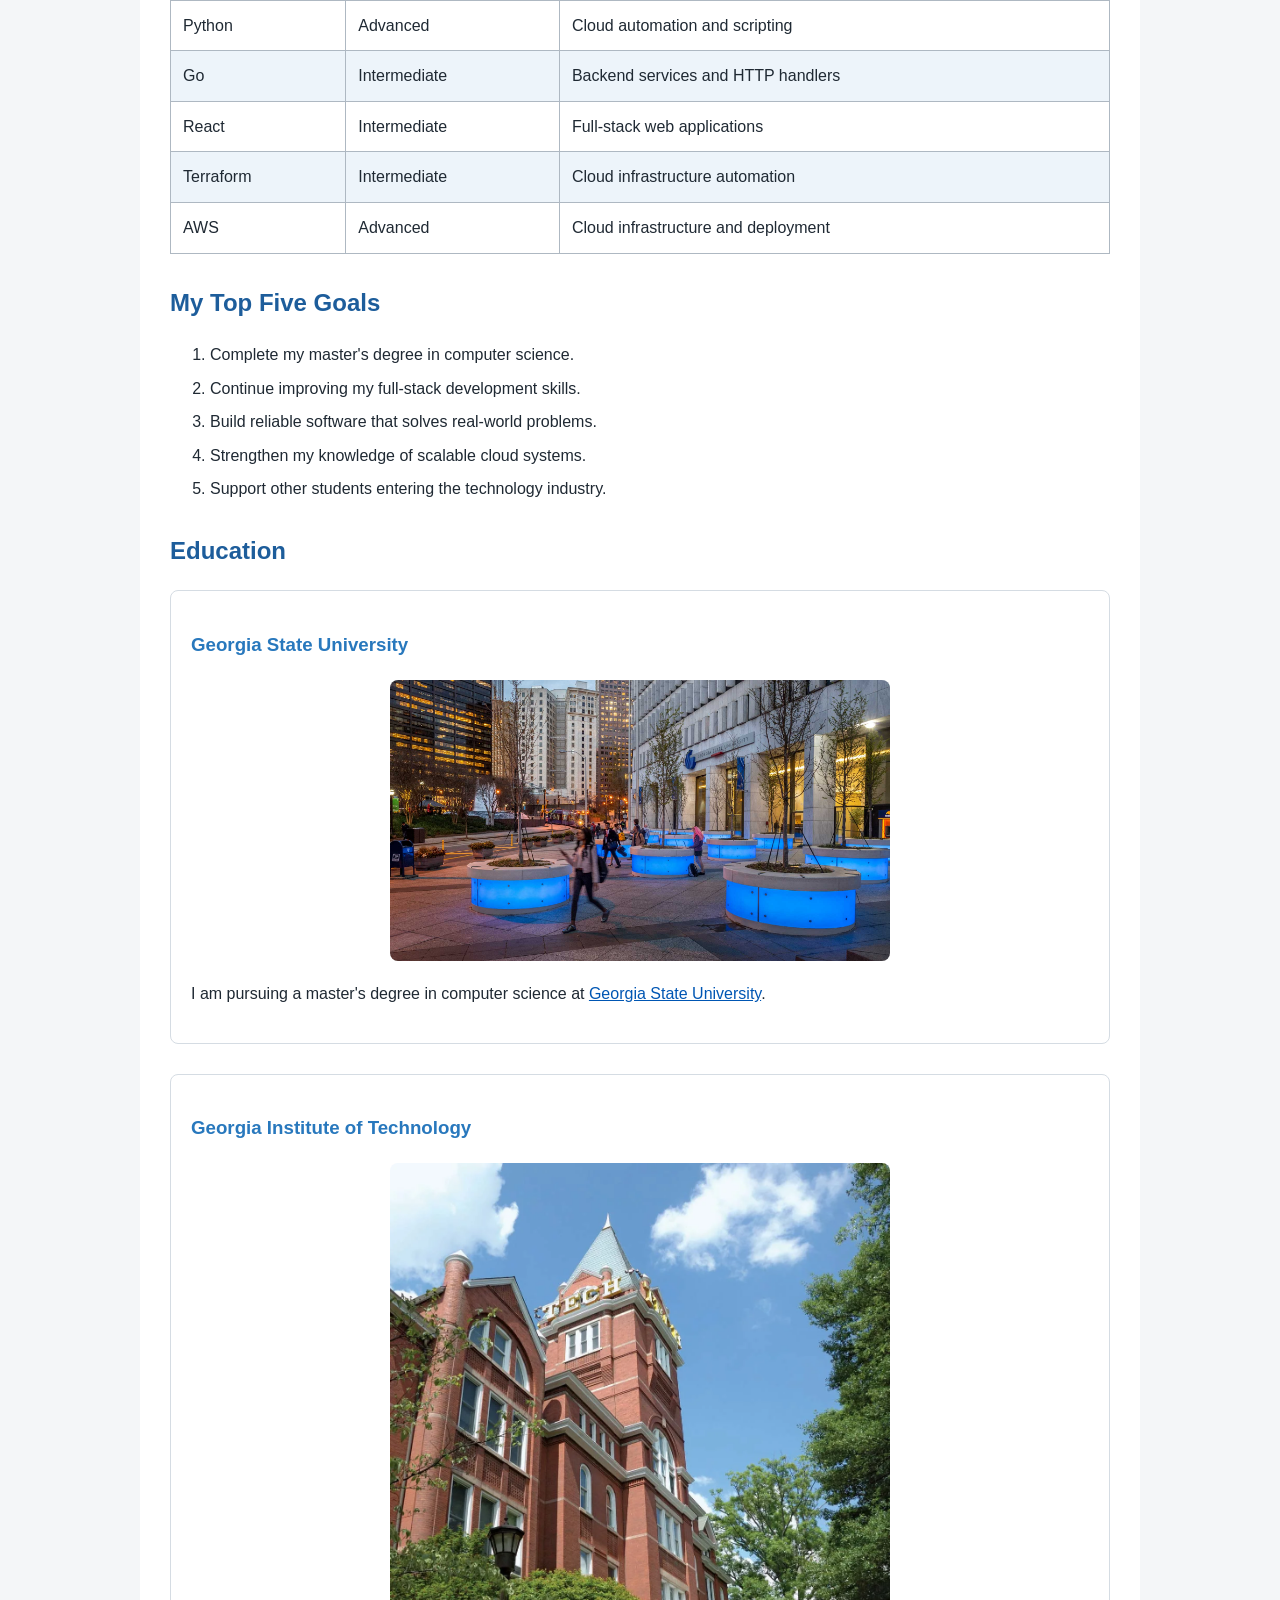
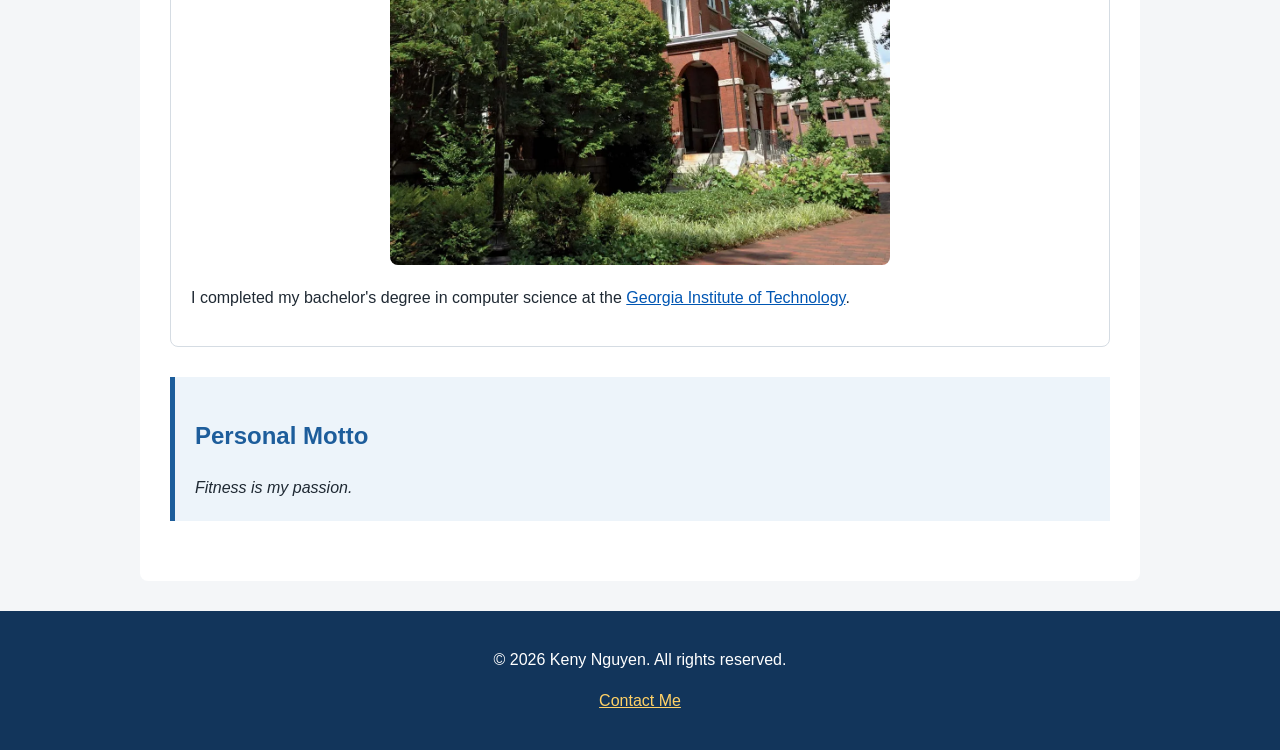
<file: coursework-02/about.html>
<!DOCTYPE html>
<html lang="en">
<head>
  <meta charset="UTF-8">
  <meta name="viewport" content="width=device-width, initial-scale=1.0">
  <link rel="stylesheet" href="css/styles.css">
  <title>About - Keny Nguyen's Portfolio</title>
</head>
<body>
  <!-- Header and Navigation -->
  <header>
    <p>Keny Nguyen's Portfolio</p>

    <nav aria-label="Primary navigation">
      <a href="index.html">Home</a>
      <a href="about.html">About</a>
      <a href="projects.html">Projects</a>
    </nav>
  </header>

  <!-- Main Content -->
  <main>
    <h1>About Me</h1>

    <!-- Page Navigation -->
    <nav aria-label="About page sections">
      <p>Jump to:</p>
      <a href="#background">Background</a>
      <a href="#skills">Skills and Interests</a>
      <a href="#goals">Goals</a>
      <a href="#education">Education</a>
    </nav>

    <hr>

    <!-- Background Section -->
    <section id="background">
      <h2>My Background</h2>

      <img
        src="images/profile.jpg"
        alt="Professional portrait of Keny Nguyen"
      >

      <p>
        My name is <strong>Keny Nguyen</strong>, and I am a computer science
        graduate student at Georgia State University. Before beginning my
        master's degree, I completed my bachelor's degree in computer science
        at the Georgia Institute of Technology.
      </p>

      <p>
        My academic and professional experiences have allowed me to explore
        several areas of computing. These areas include full-stack development,
        cloud infrastructure, automation, testing, and software systems that
        interact with real-world operations.
      </p>

      <p>
        I have gained professional experience through software engineering and
        cloud engineering roles at technology, financial, transportation, and
        infrastructure companies. These opportunities taught me how to
        collaborate with teams, learn unfamiliar technologies, and create
        solutions for practical engineering problems.
      </p>

      <p>
        I am <em>especially motivated</em> by opportunities to build dependable
        software that helps people work more efficiently. My long-term goal is
        to continue developing as a software engineer while contributing to
        products that have a meaningful impact.
      </p>
    </section>

    <!-- Skills and Interests Section -->
    <section id="skills">
      <h2>Skills and Interests</h2>

      <p>
        My technical skills and professional interests include:
      </p>

      <ul>
        <li>Full-stack web development</li>
        <li>Cloud infrastructure and automation</li>
        <li>Backend application development</li>
        <li>Software testing and reliability</li>
        <li>Autonomous vehicle technology</li>
      </ul>

      <!-- Technical Skills Table -->
      <table>
        <caption>Technical Skills and Practical Applications</caption>

        <thead>
          <tr>
            <th scope="col">Skill</th>
            <th scope="col">Proficiency</th>
            <th scope="col">Practical Application</th>
          </tr>
        </thead>

        <tbody>
          <tr>
            <td>Python</td>
            <td>Advanced</td>
            <td>Cloud automation and scripting</td>
          </tr>

          <tr>
            <td>Go</td>
            <td>Intermediate</td>
            <td>Backend services and HTTP handlers</td>
          </tr>

          <tr>
            <td>React</td>
            <td>Intermediate</td>
            <td>Full-stack web applications</td>
          </tr>

          <tr>
            <td>Terraform</td>
            <td>Intermediate</td>
            <td>Cloud infrastructure automation</td>
          </tr>

          <tr>
            <td>AWS</td>
            <td>Advanced</td>
            <td>Cloud infrastructure and deployment</td>
          </tr>
        </tbody>
      </table>
    </section>

    <!-- Goals Section -->
    <section id="goals">
      <h2>My Top Five Goals</h2>

      <ol>
        <li>Complete my master's degree in computer science.</li>
        <li>Continue improving my full-stack development skills.</li>
        <li>Build reliable software that solves real-world problems.</li>
        <li>Strengthen my knowledge of scalable cloud systems.</li>
        <li>Support other students entering the technology industry.</li>
      </ol>
    </section>

    <!-- Education Section -->
    <section id="education">
      <h2>Education</h2>

      <article>
        <h3>Georgia State University</h3>

        <img
          src="images/georgia-state.jpg"
          alt="Georgia State University campus"
        >

        <p>
          I am pursuing a master's degree in computer science at
          <a
            href="https://www.gsu.edu/"
            target="_blank"
            rel="noopener noreferrer"
          >Georgia State University</a>.
        </p>
      </article>

      <article>
        <h3>Georgia Institute of Technology</h3>

        <img
          src="images/georgia-tech.jpg"
          alt="Georgia Institute of Technology campus"
        >

        <p>
          I completed my bachelor's degree in computer science at the
          <a
            href="https://www.gatech.edu/"
            target="_blank"
            rel="noopener noreferrer"
          >Georgia Institute of Technology</a>.
        </p>
      </article>
    </section>

    <!-- Personal Motto -->
    <aside>
      <h2>Personal Motto</h2>

      <blockquote>
        Fitness is my passion.
      </blockquote>
    </aside>
  </main>

  <!-- Footer -->
  <footer>
    <p>&copy; 2026 Keny Nguyen. All rights reserved.</p>

    <p>
      <a href="mailto:kenynguyenn@outlook.com">Contact Me</a>
    </p>
  </footer>
</body>
</html>
</file>
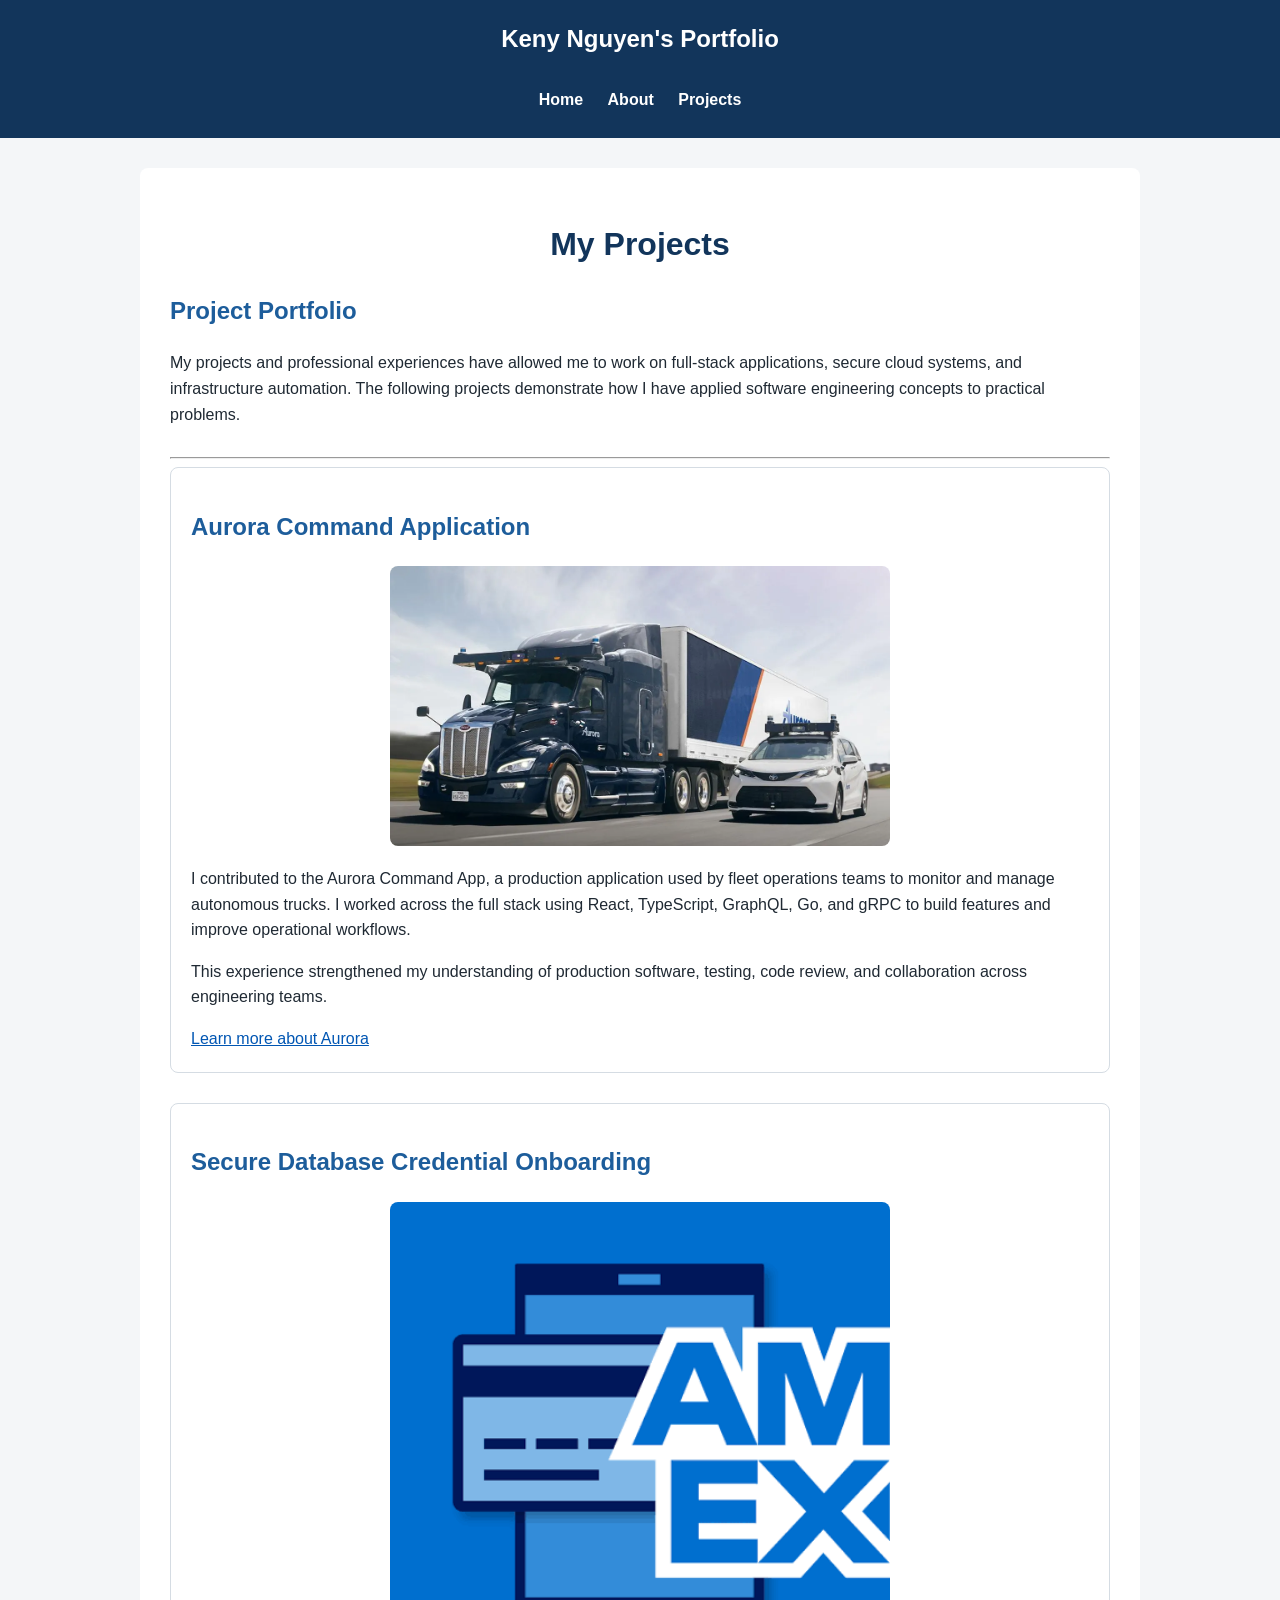
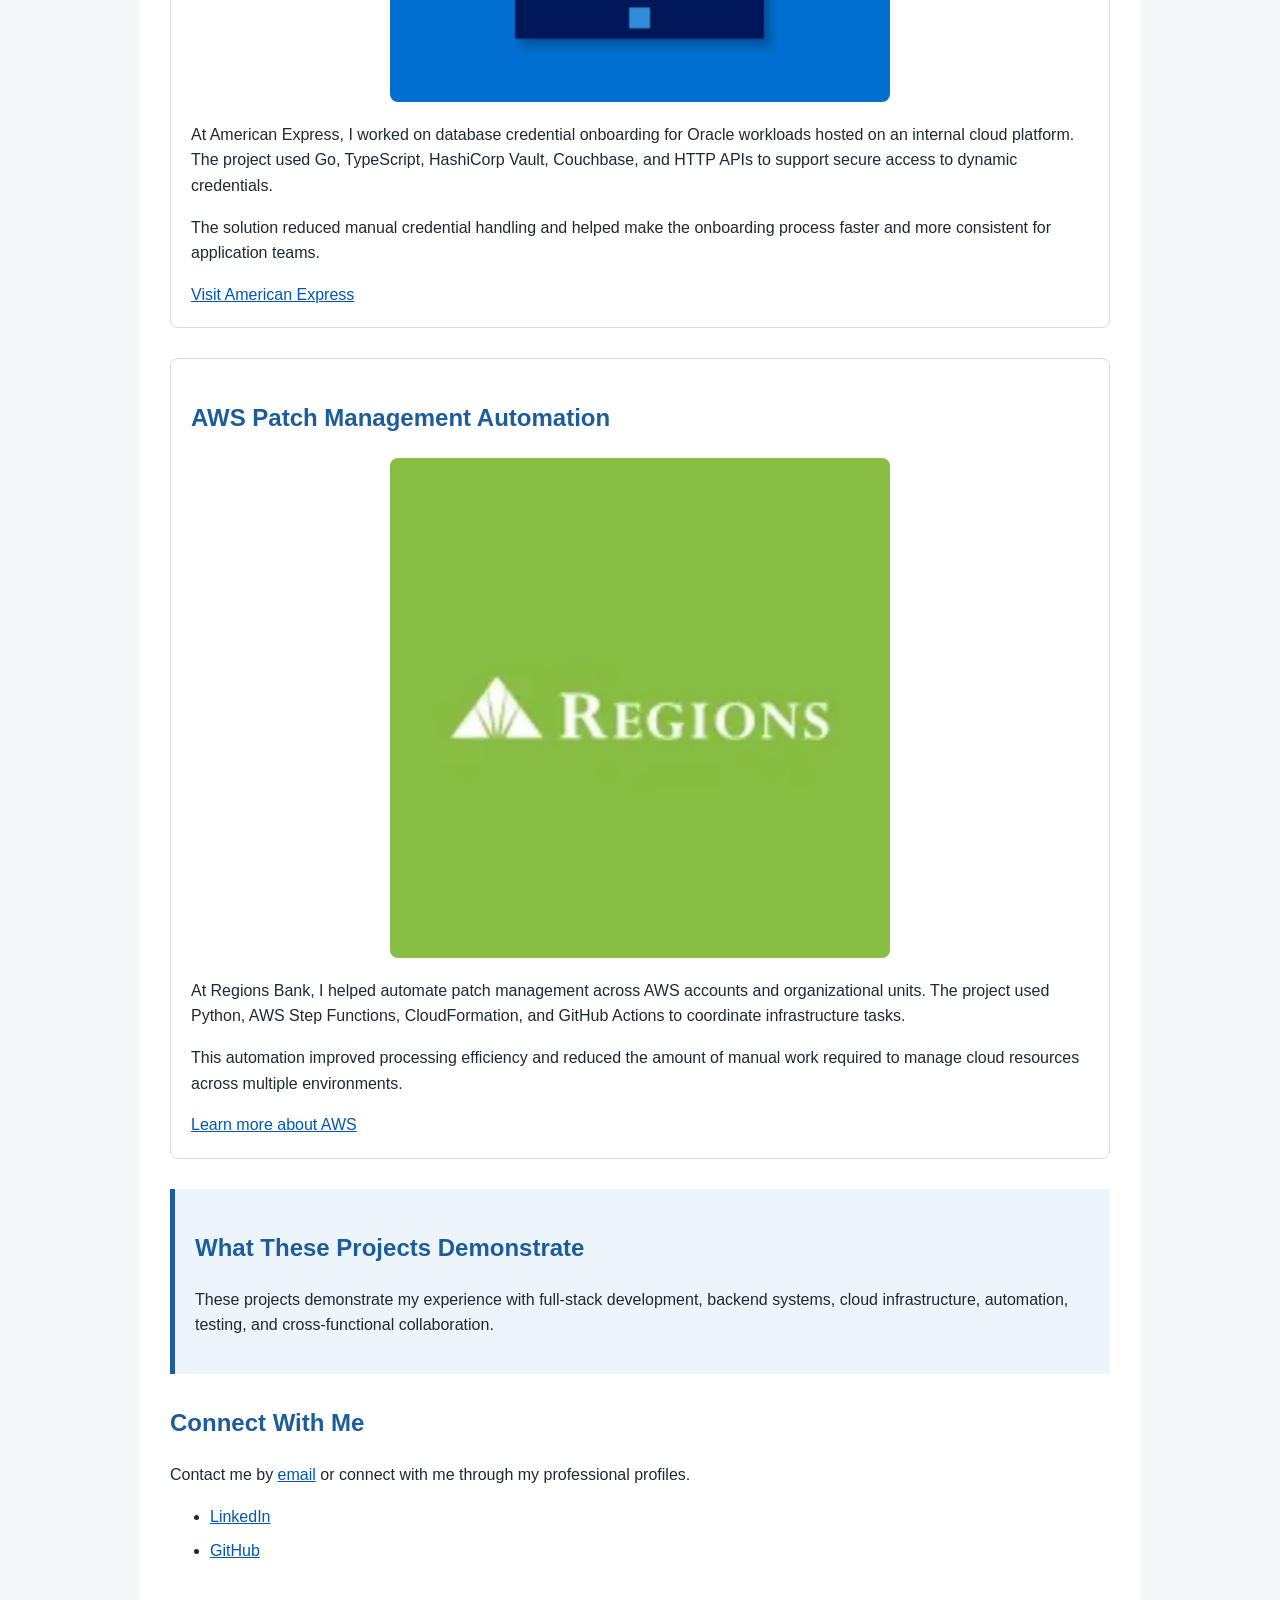
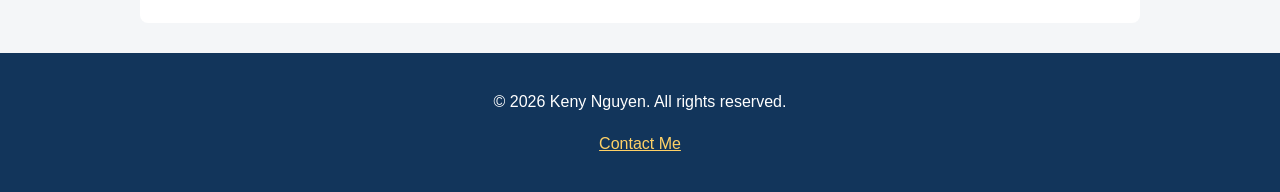
<file: coursework-02/projects.html>
<!DOCTYPE html>
<html lang="en">
<head>
  <meta charset="UTF-8">
  <meta name="viewport" content="width=device-width, initial-scale=1.0">
  <link rel="stylesheet" href="css/styles.css">
  <title>Projects - Keny Nguyen's Portfolio</title>
</head>
<body>
  <!-- Header and Navigation -->
  <header>
    <p>Keny Nguyen's Portfolio</p>

    <nav aria-label="Primary navigation">
      <a href="index.html">Home</a>
      <a href="about.html">About</a>
      <a href="projects.html">Projects</a>
    </nav>
  </header>

  <!-- Main Content -->
  <main>
    <h1>My Projects</h1>

    <!-- Projects Introduction -->
    <section>
      <h2>Project Portfolio</h2>

      <p>
        My projects and professional experiences have allowed me to work on
        full-stack applications, secure cloud systems, and infrastructure
        automation. The following projects demonstrate how I have applied
        software engineering concepts to practical problems.
      </p>
    </section>

    <hr>

    <!-- Aurora Project -->
    <article>
      <h2>Aurora Command Application</h2>

      <img
        src="images/aurora-project.jpg"
        alt="Aurora autonomous truck representing the Command App project"
      >

      <p>
        I contributed to the Aurora Command App, a production application used
        by fleet operations teams to monitor and manage autonomous trucks. I
        worked across the full stack using React, TypeScript, GraphQL, Go, and
        gRPC to build features and improve operational workflows.
      </p>

      <p>
        This experience strengthened my understanding of production software,
        testing, code review, and collaboration across engineering teams.
      </p>

      <a
        href="https://aurora.tech/"
        target="_blank"
        rel="noopener noreferrer"
      >Learn more about Aurora</a>
    </article>

    <!-- American Express Project -->
    <article>
      <h2>Secure Database Credential Onboarding</h2>

      <img
        src="images/amex-project.jpg"
        alt="American Express technology representing secure database onboarding"
      >

      <p>
        At American Express, I worked on database credential onboarding for
        Oracle workloads hosted on an internal cloud platform. The project used
        Go, TypeScript, HashiCorp Vault, Couchbase, and HTTP APIs to support
        secure access to dynamic credentials.
      </p>

      <p>
        The solution reduced manual credential handling and helped make the
        onboarding process faster and more consistent for application teams.
      </p>

      <a
        href="https://www.americanexpress.com/"
        target="_blank"
        rel="noopener noreferrer"
      >Visit American Express</a>
    </article>

    <!-- AWS Automation Project -->
    <article>
      <h2>AWS Patch Management Automation</h2>

      <img
        src="images/aws-project.jpg"
        alt="AWS cloud technology representing the patch management project"
      >

      <p>
        At Regions Bank, I helped automate patch management across AWS accounts
        and organizational units. The project used Python, AWS Step Functions,
        CloudFormation, and GitHub Actions to coordinate infrastructure tasks.
      </p>

      <p>
        This automation improved processing efficiency and reduced the amount
        of manual work required to manage cloud resources across multiple
        environments.
      </p>

      <a
        href="https://aws.amazon.com/"
        target="_blank"
        rel="noopener noreferrer"
      >Learn more about AWS</a>
    </article>

    <!-- Project Summary -->
    <aside>
      <h2>What These Projects Demonstrate</h2>

      <p>
        These projects demonstrate my experience with full-stack development,
        backend systems, cloud infrastructure, automation, testing, and
        cross-functional collaboration.
      </p>
    </aside>

    <!-- Contact Section -->
    <section>
      <h2>Connect With Me</h2>

      <p>
        Contact me by
        <a href="mailto:kenynguyenn@outlook.com">email</a>
        or connect with me through my professional profiles.
      </p>

      <ul>
        <li>
          <a
            href="https://www.linkedin.com/in/keny-nguyen/"
            target="_blank"
            rel="noopener noreferrer"
          >LinkedIn</a>
        </li>

        <li>
          <a
            href="https://github.com/KenyNguyenn321"
            target="_blank"
            rel="noopener noreferrer"
          >GitHub</a>
        </li>
      </ul>
    </section>
  </main>

  <!-- Footer -->
  <footer>
    <p>&copy; 2026 Keny Nguyen. All rights reserved.</p>

    <p>
      <a href="mailto:kenynguyenn@outlook.com">Contact Me</a>
    </p>
  </footer>
</body>
</html>
</file>
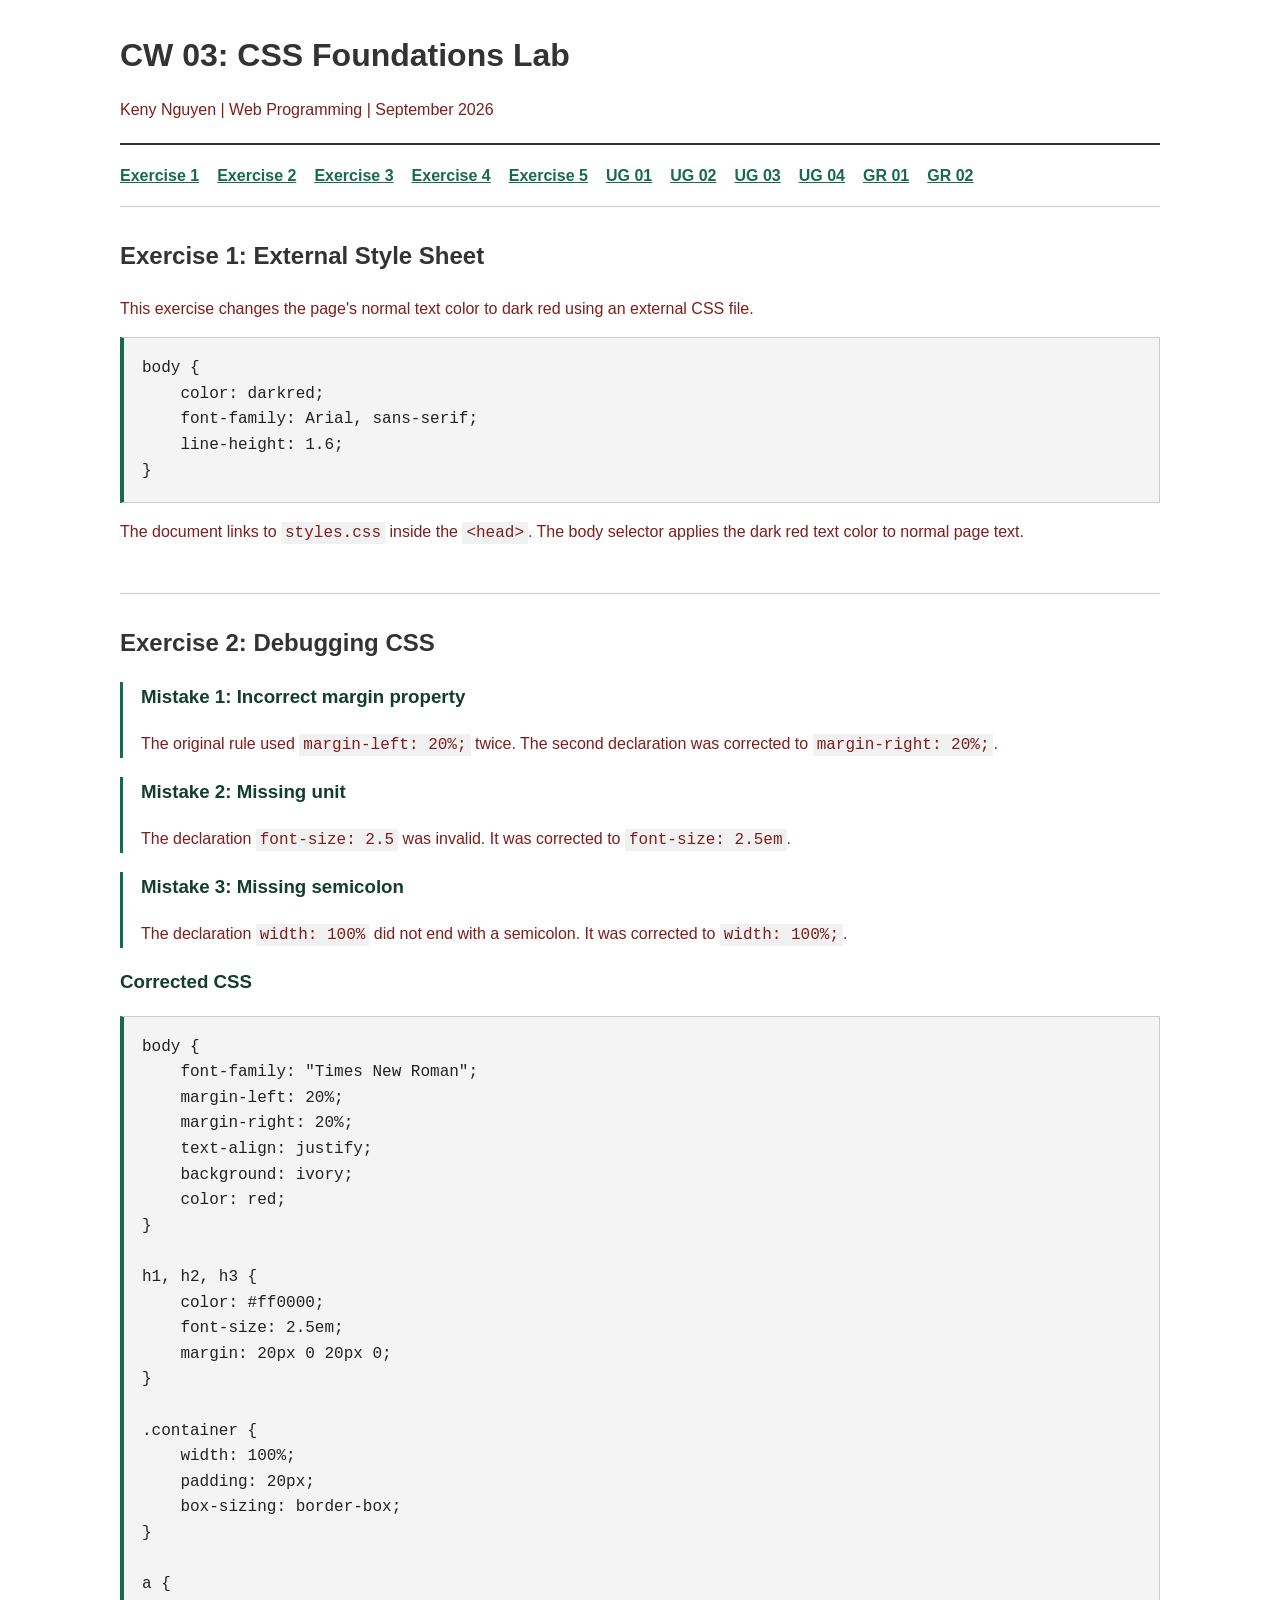
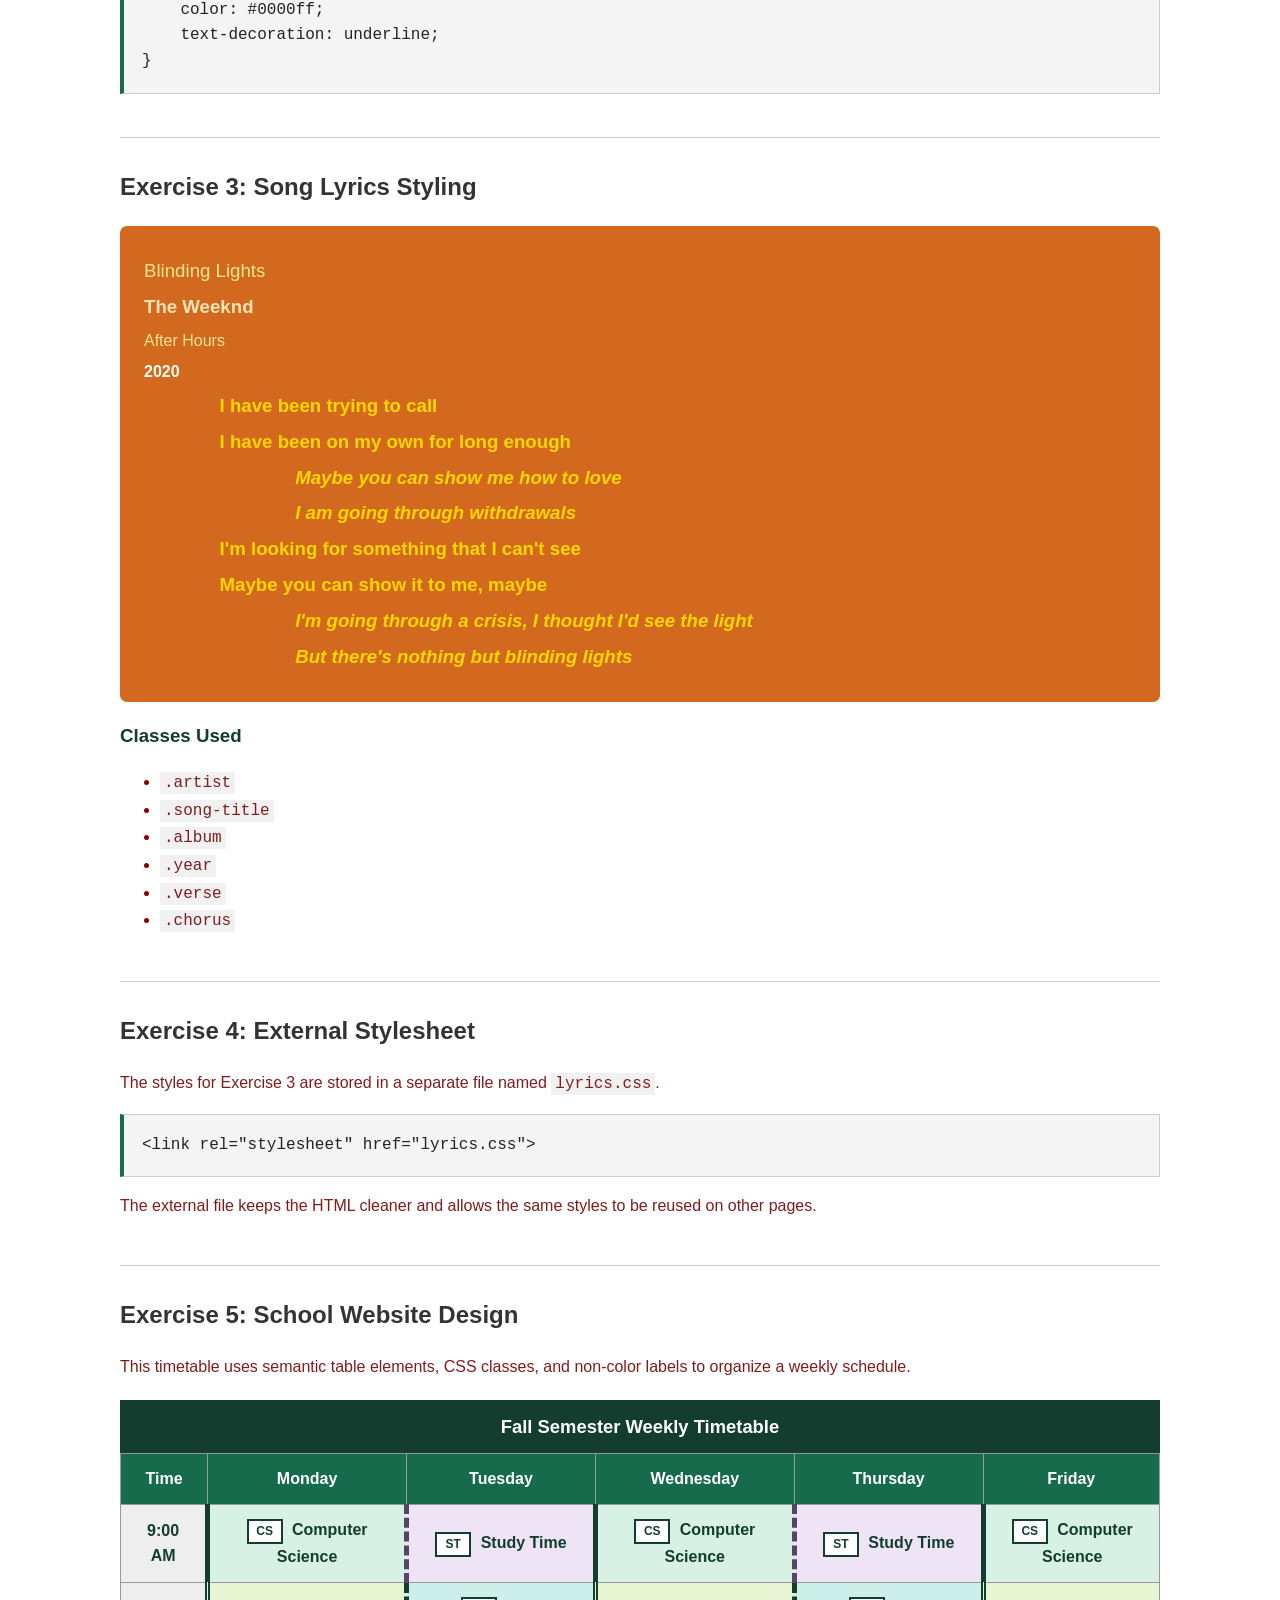
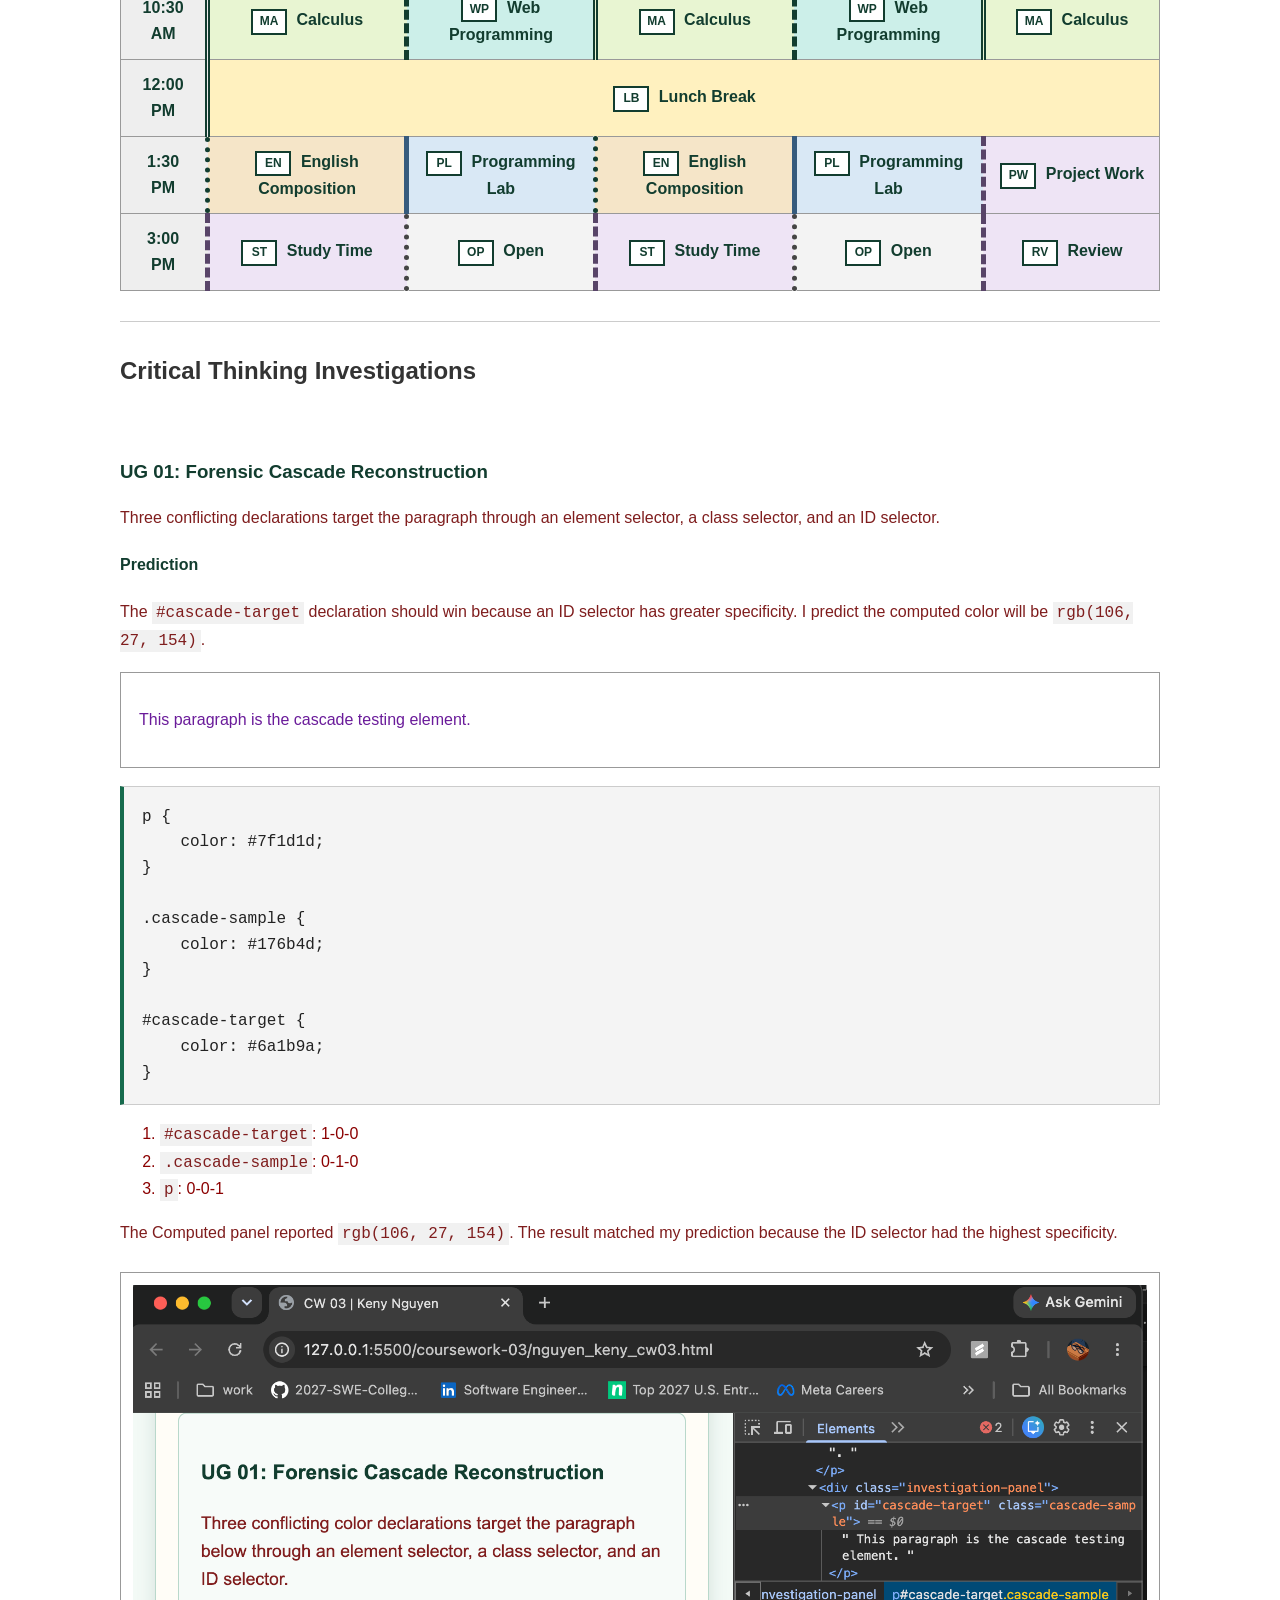
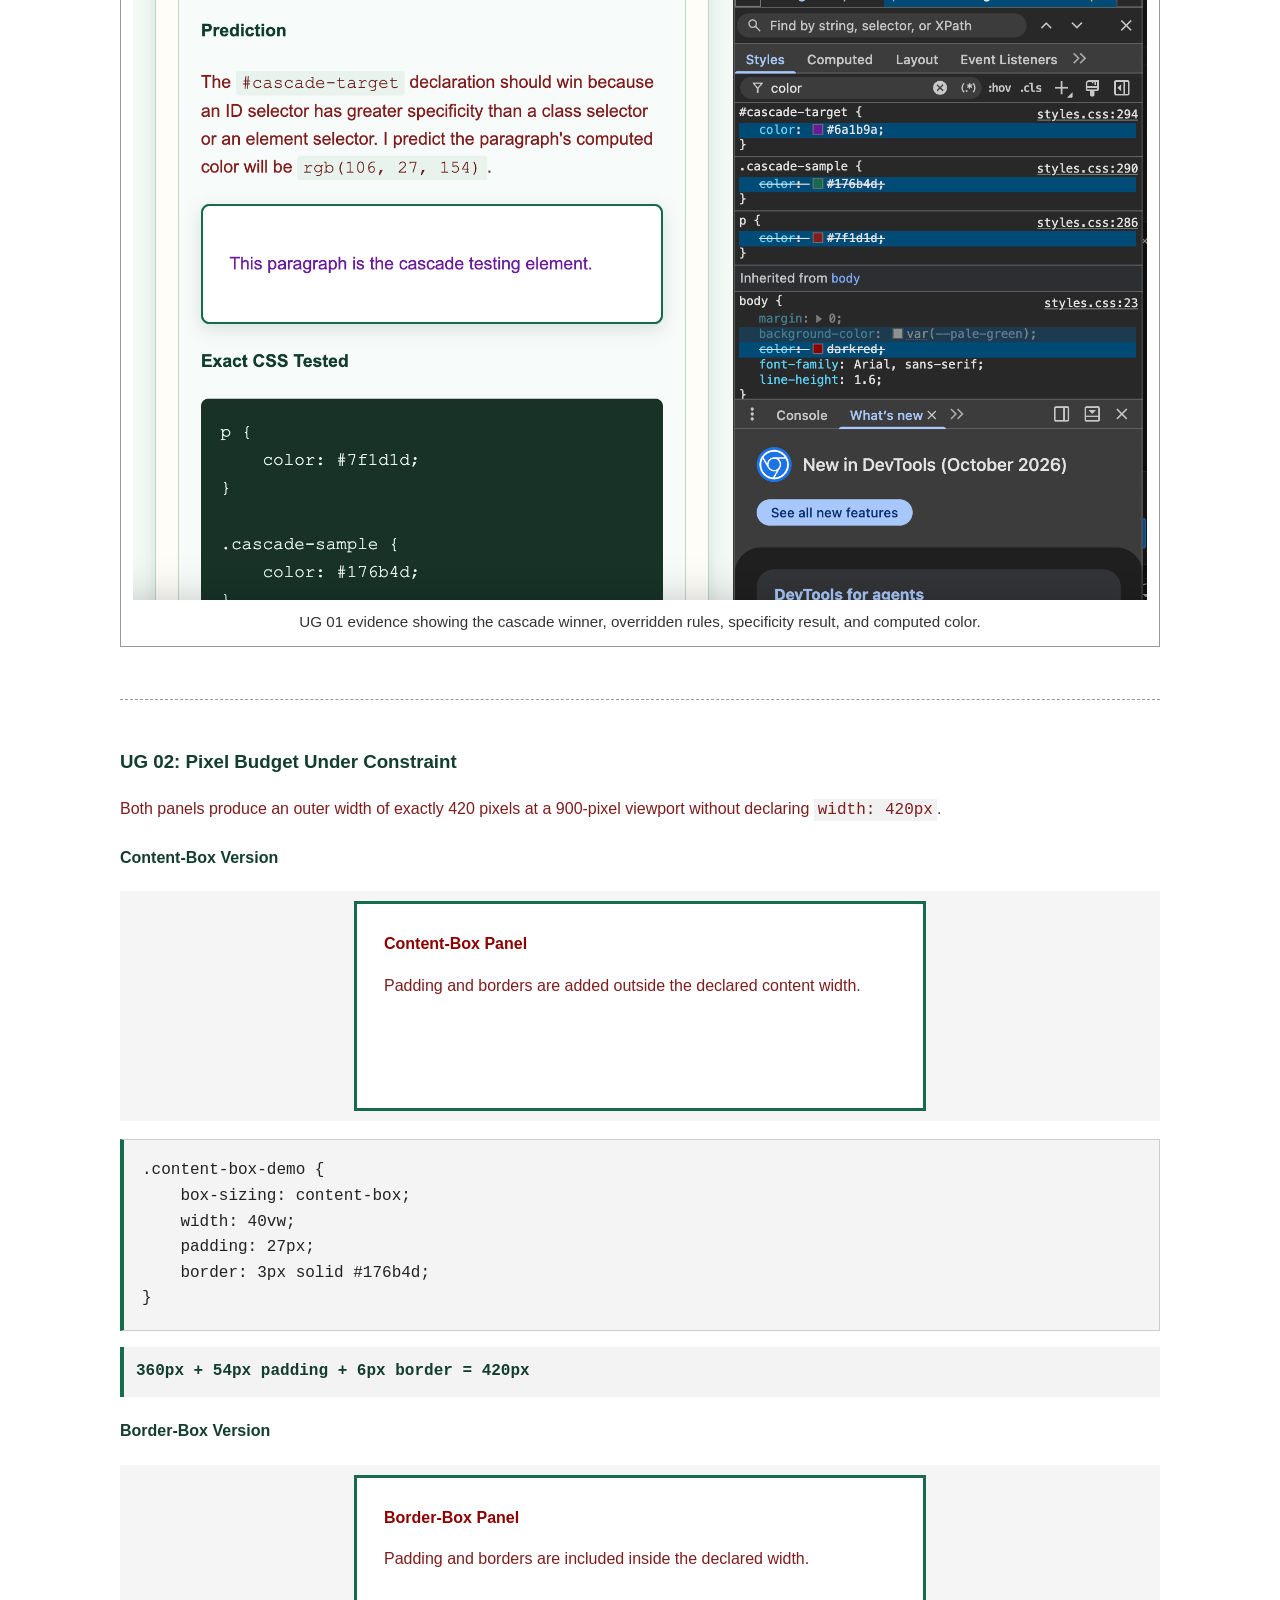
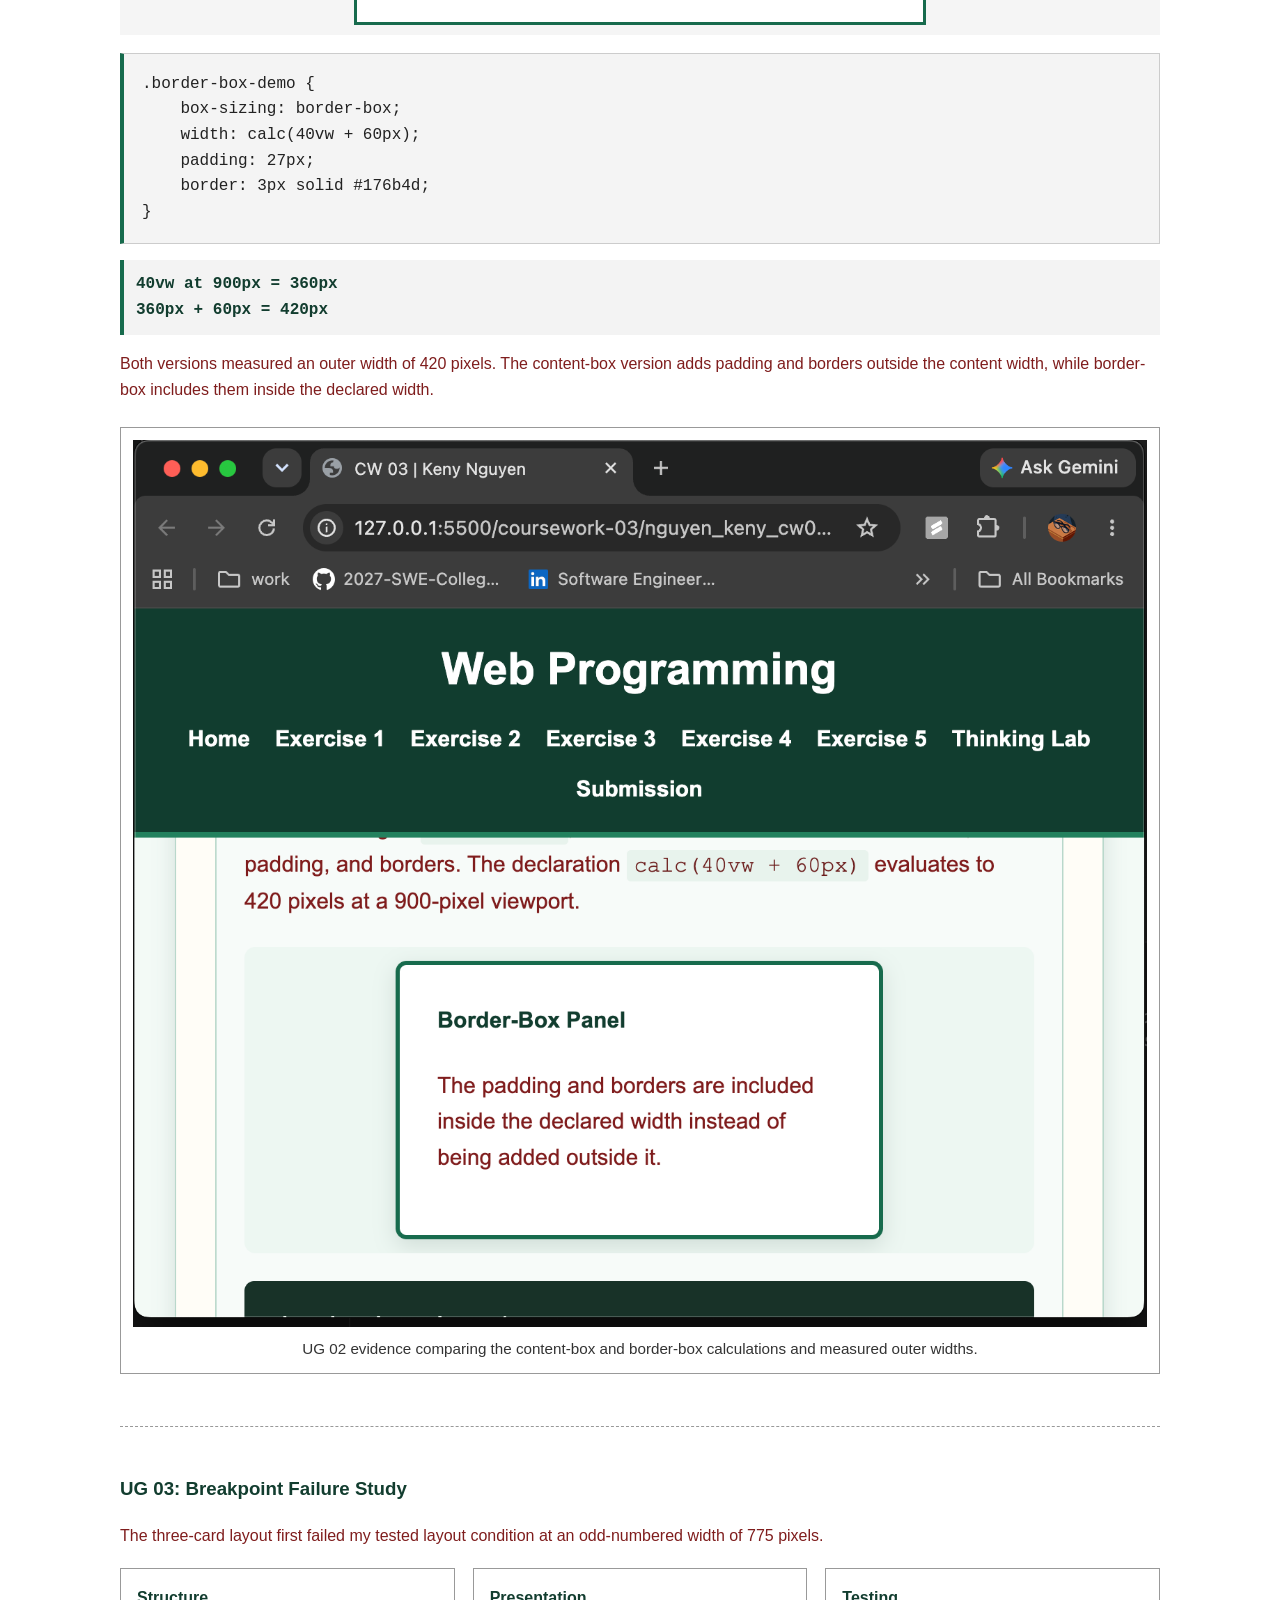
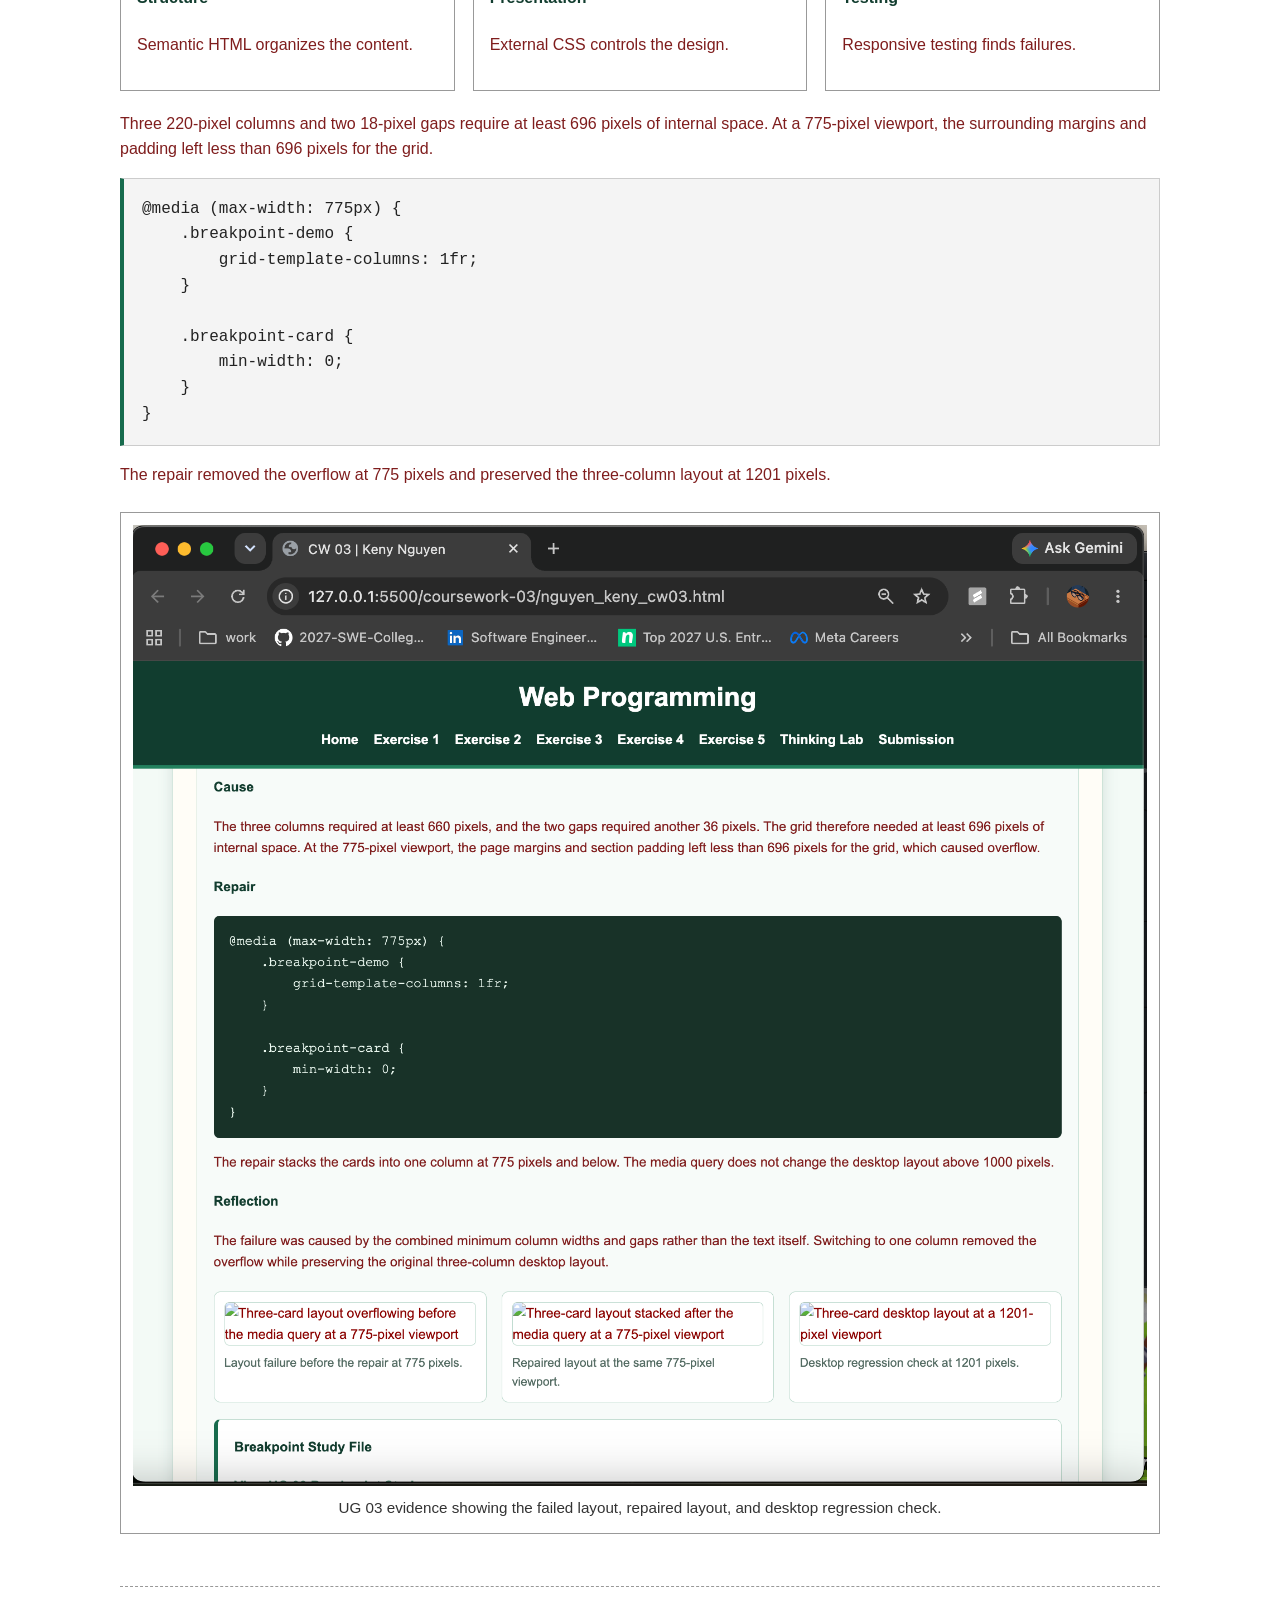
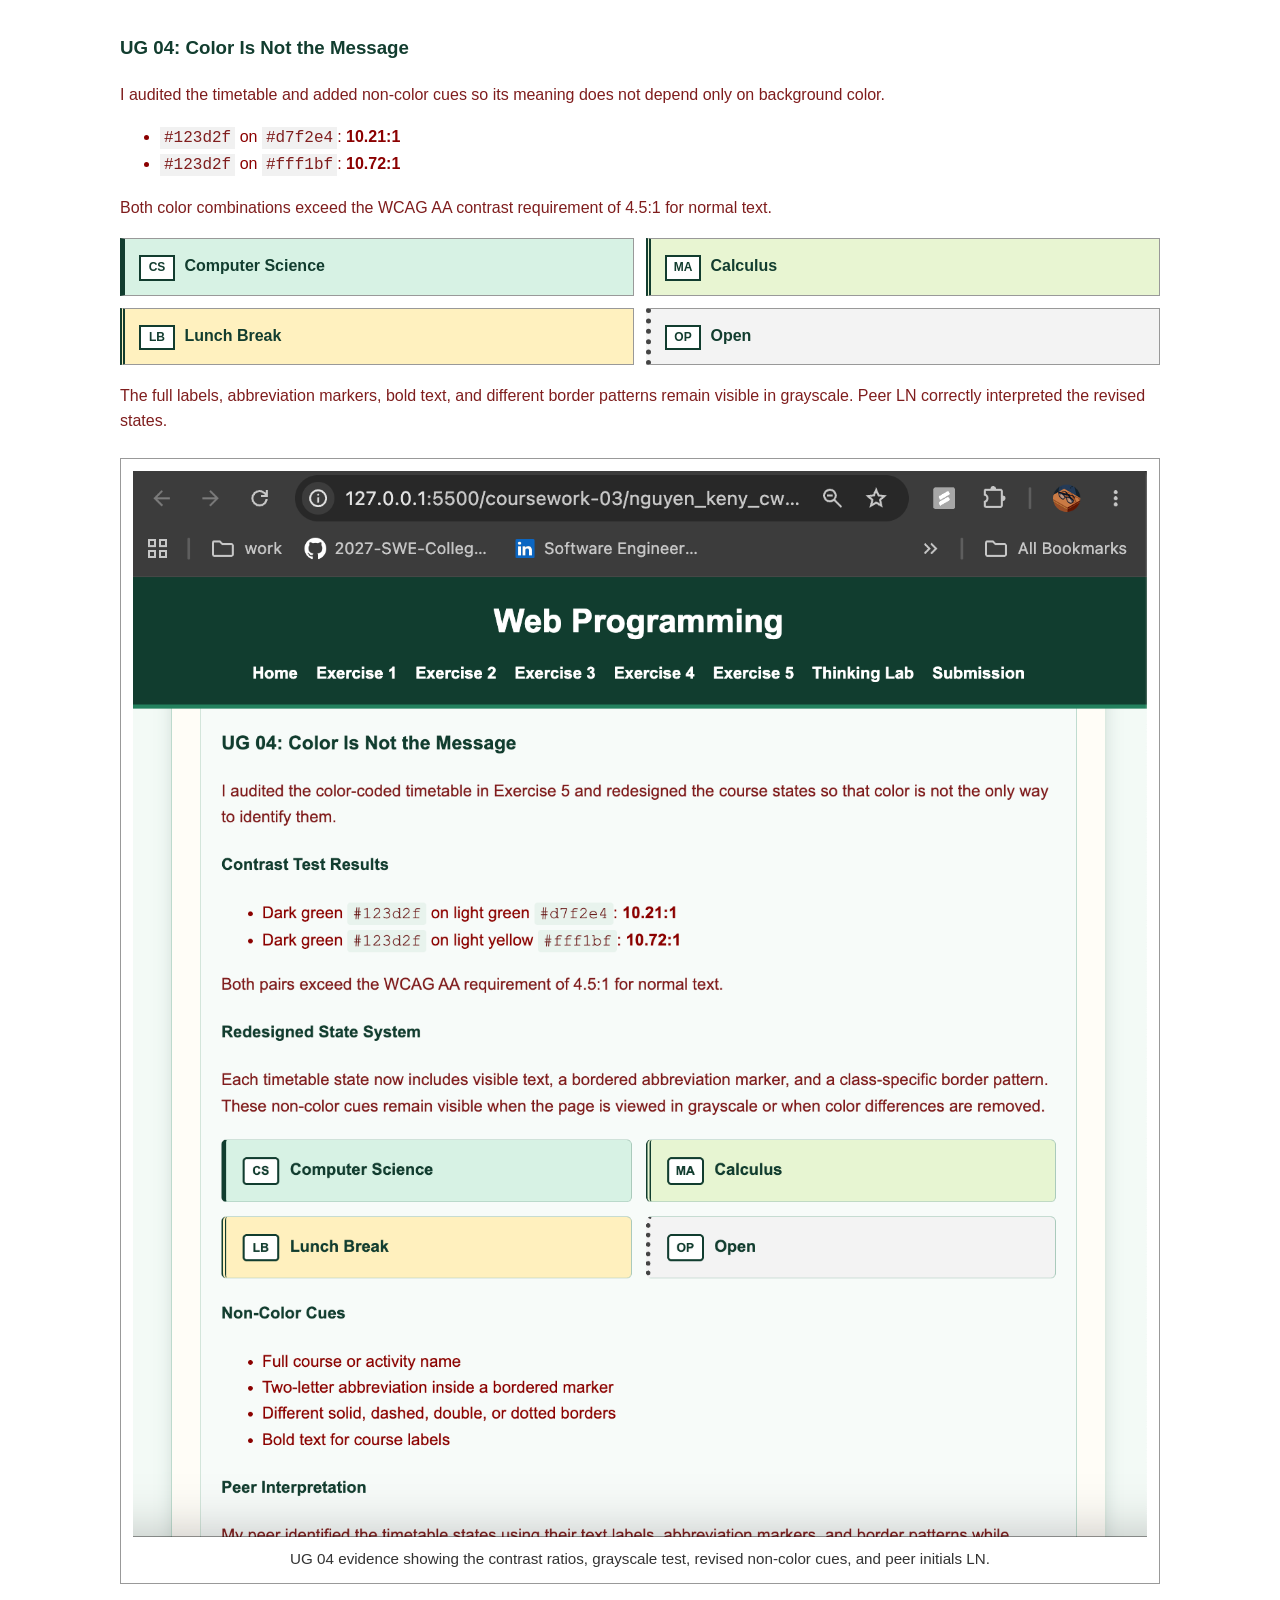
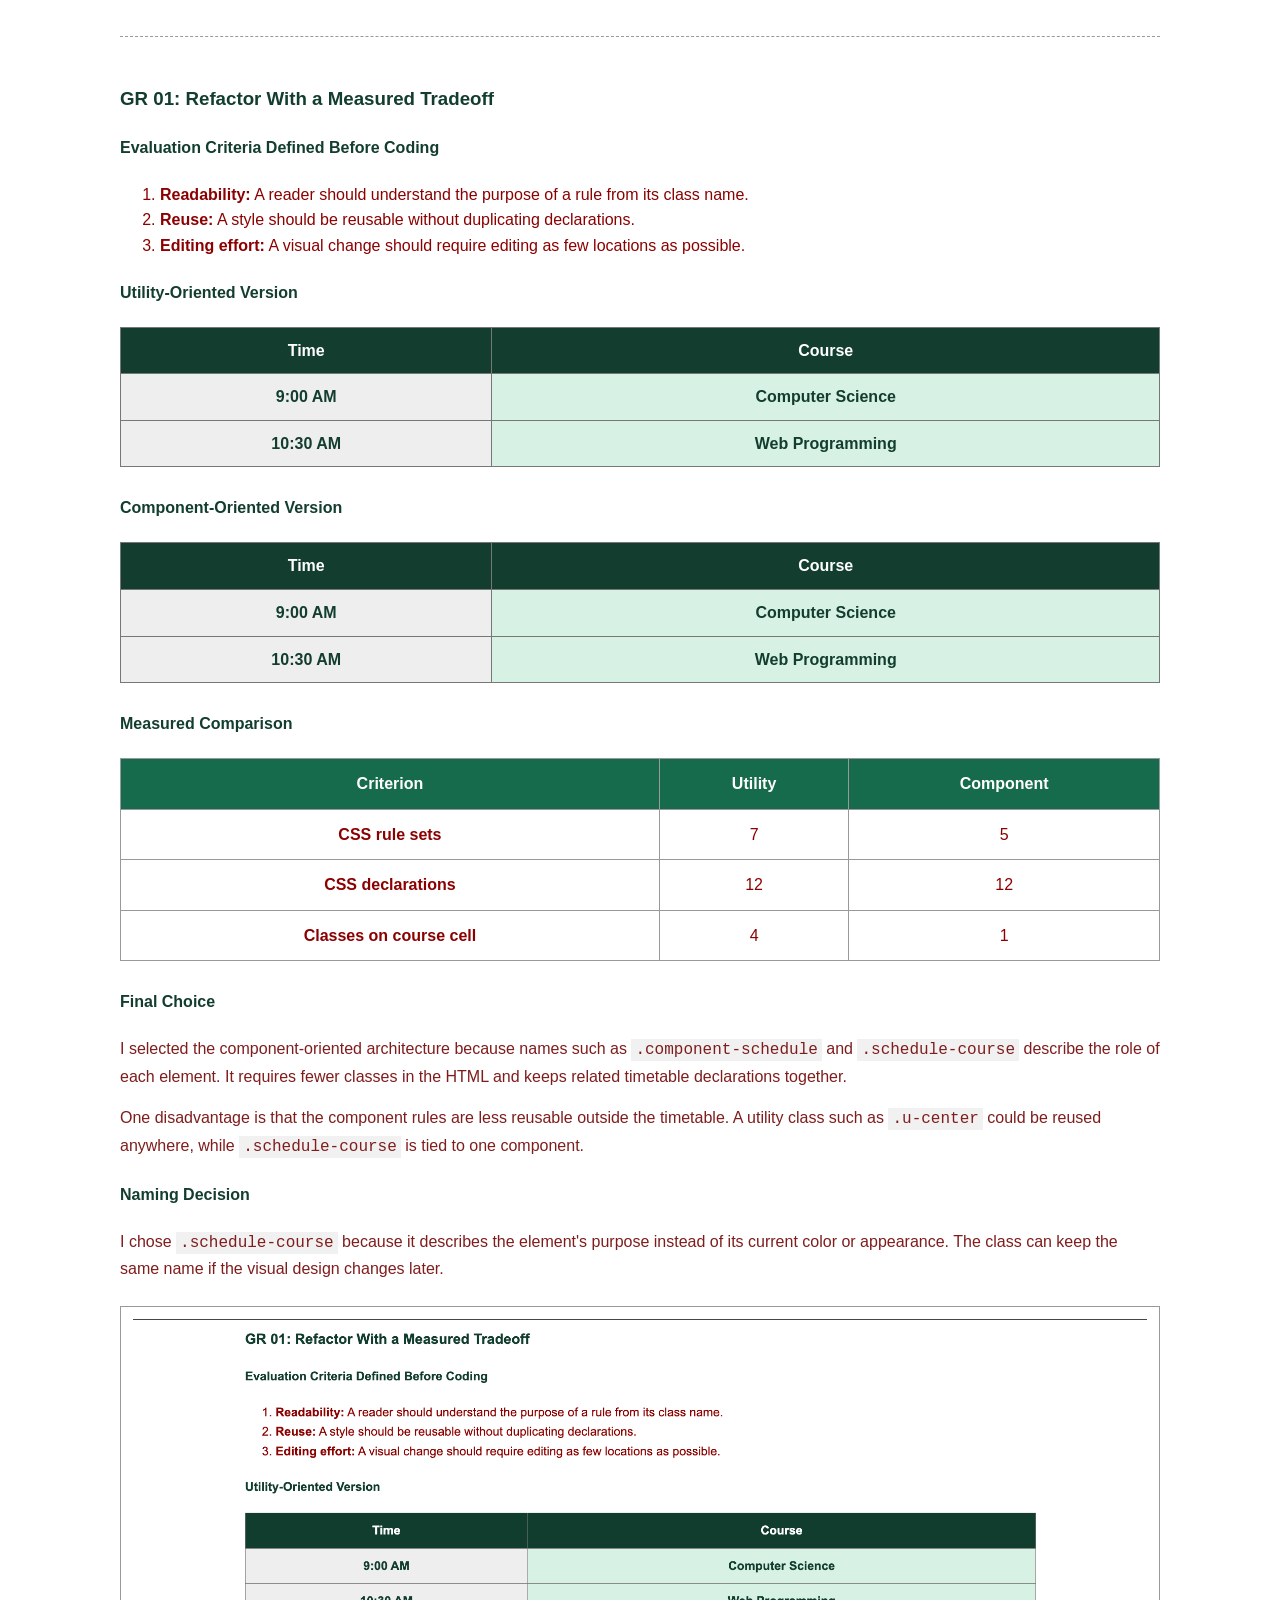
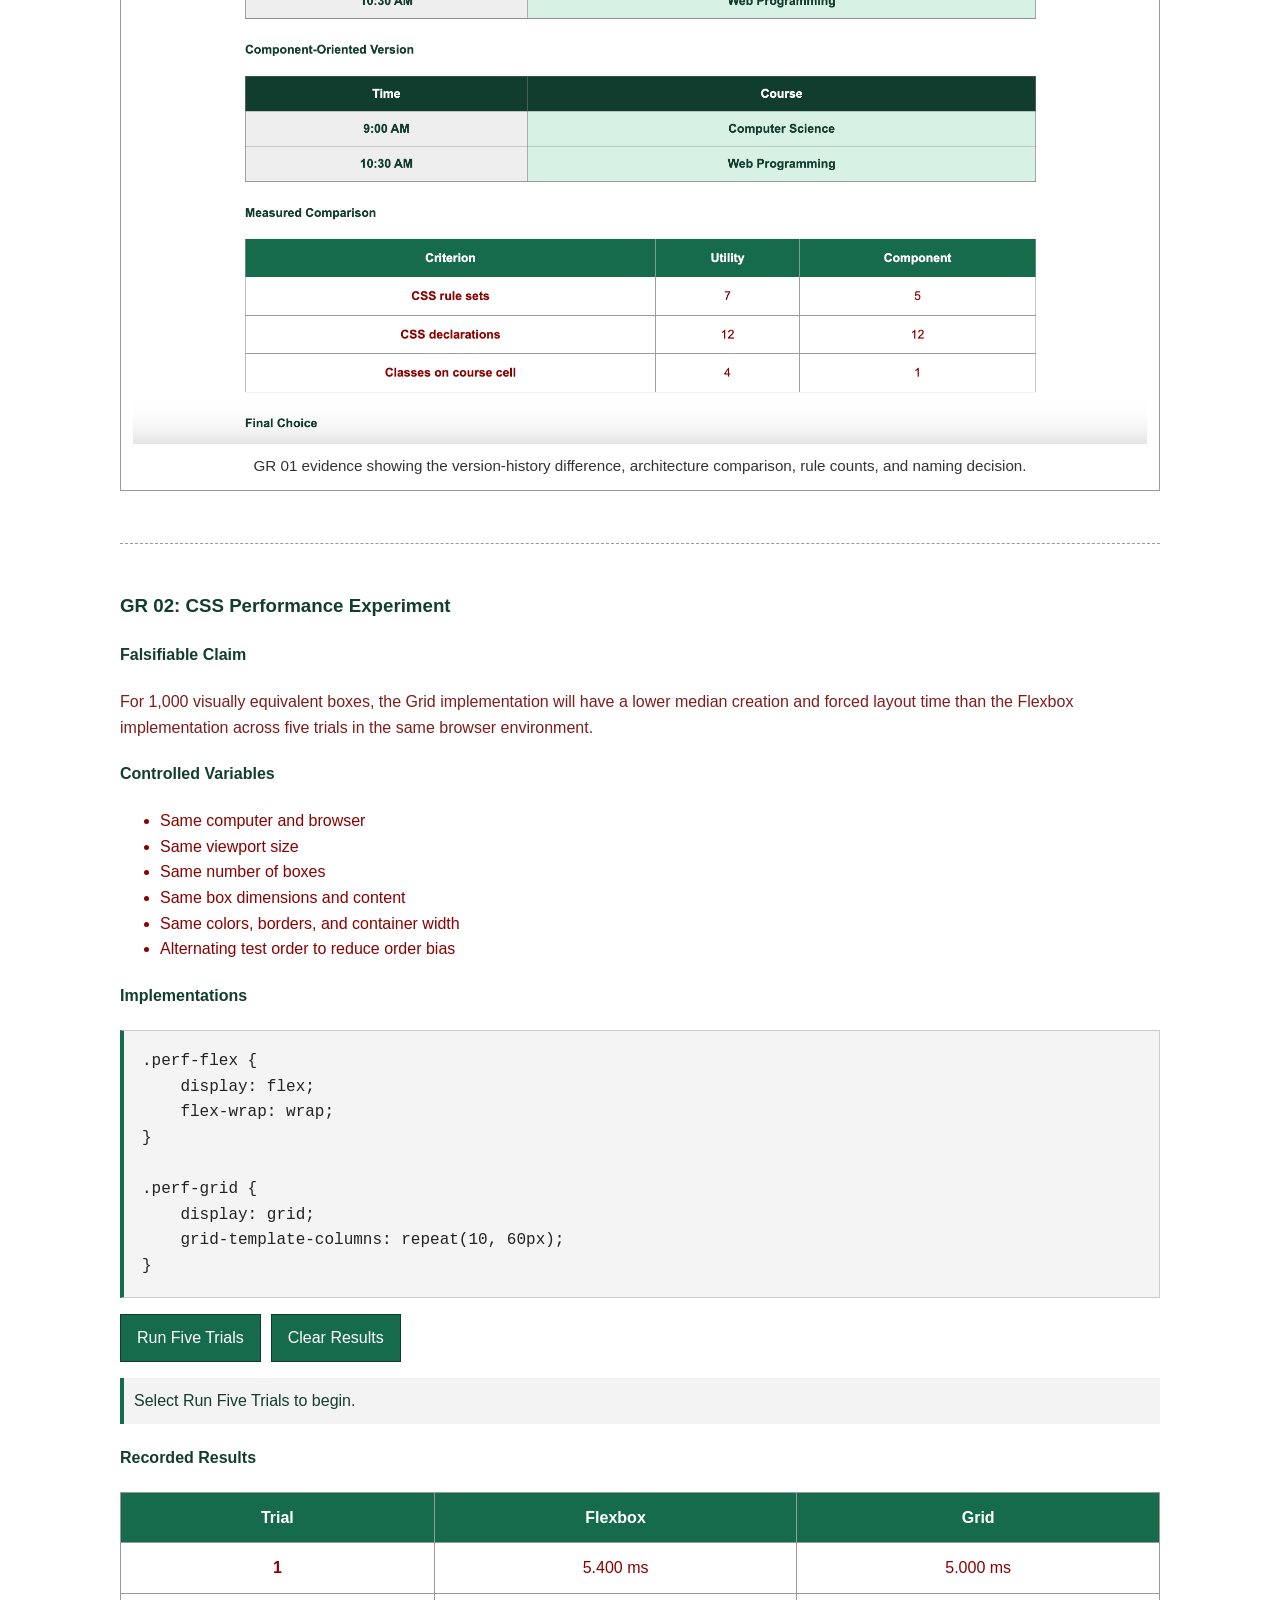
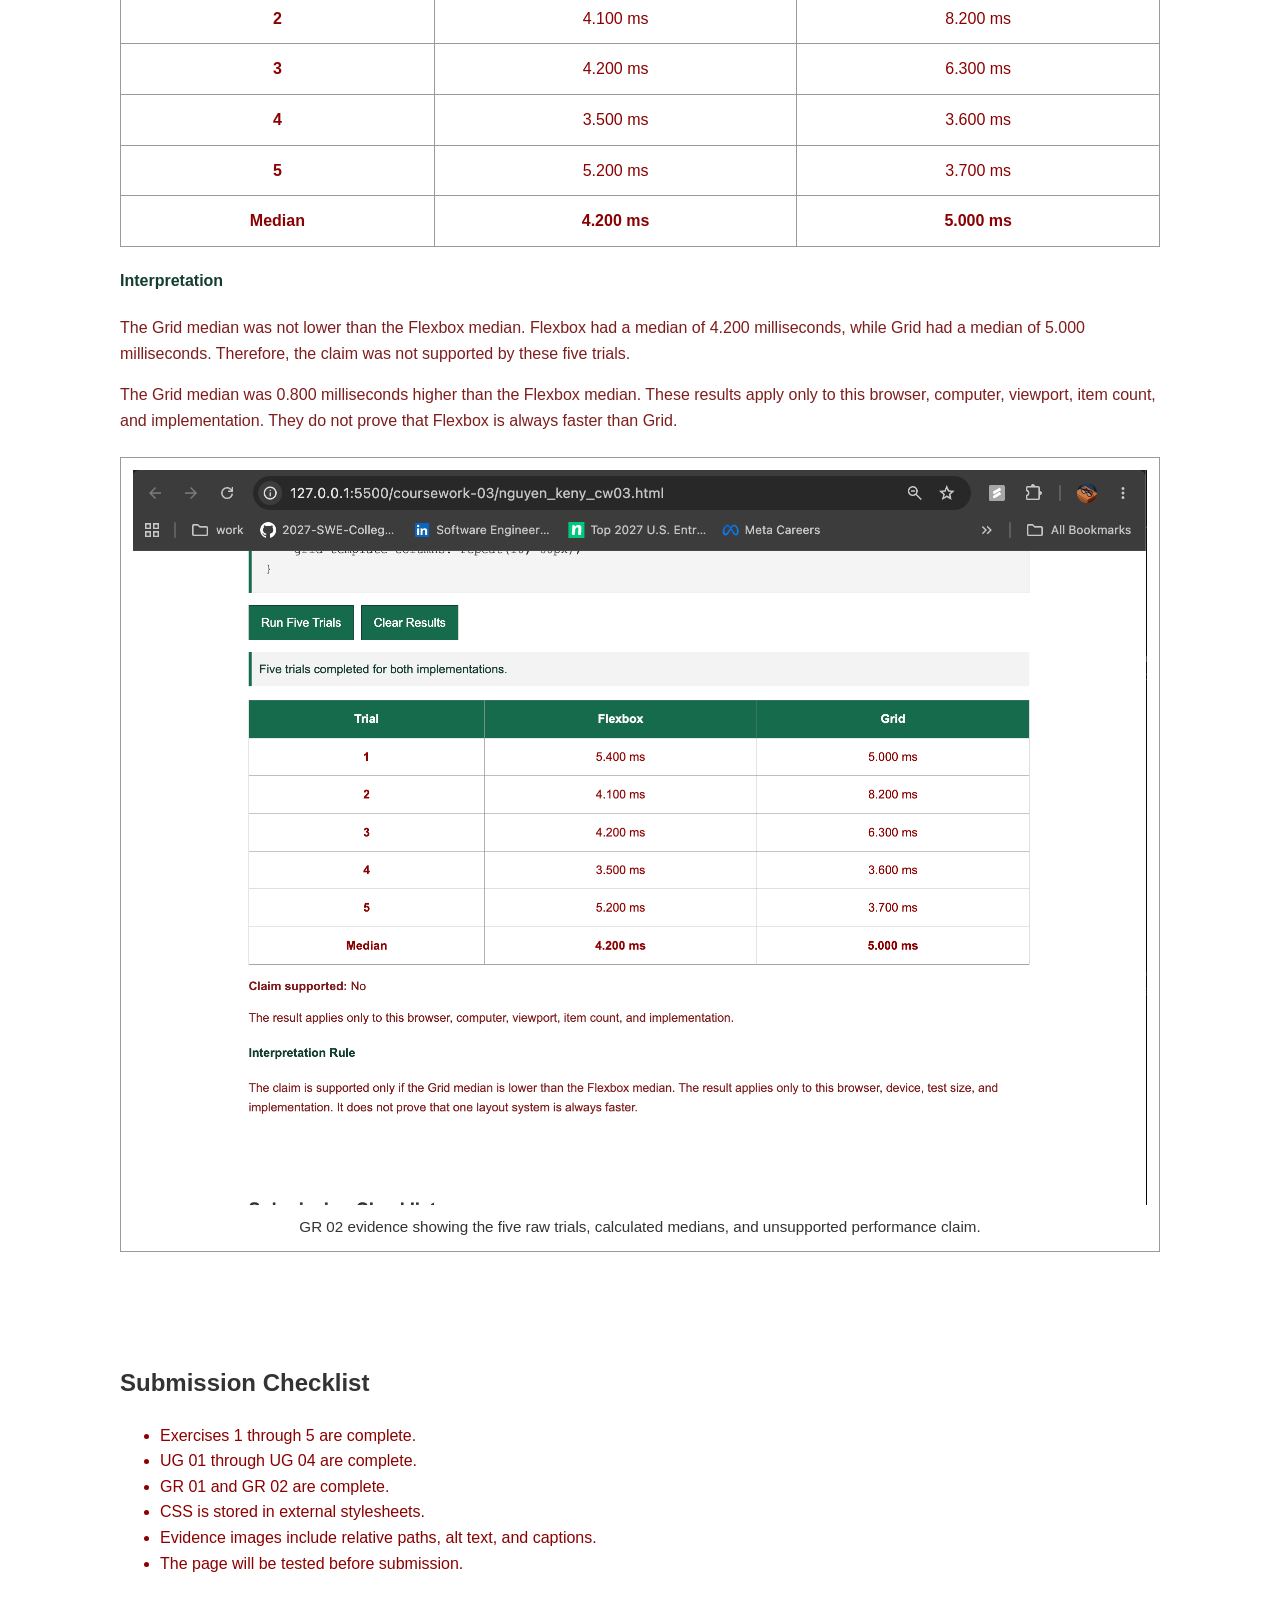
<file: coursework-03/nguyen_keny_cw03.html>
<!DOCTYPE html>
<html lang="en">
<head>
    <meta charset="UTF-8">
    <meta name="viewport" content="width=device-width, initial-scale=1.0">

    <title>CW 03 | Keny Nguyen</title>

    <link rel="stylesheet" href="styles.css">
    <link rel="stylesheet" href="lyrics.css">
    <script src="performance-test.js" defer></script>

    <style>
        .evidence {
            margin: 24px 0;
            padding: 12px;
            border: 1px solid #999999;
        }

        .evidence img {
            display: block;
            max-width: 100%;
            height: auto;
            margin: 0 auto;
        }

        .evidence figcaption {
            margin-top: 10px;
            color: #333333;
            font-size: 0.95rem;
            text-align: center;
        }
    </style>
</head>

<body>
    <header>
        <h1>CW 03: CSS Foundations Lab</h1>
        <p>Keny Nguyen | Web Programming | September 2026</p>
    </header>

    <nav aria-label="Assignment navigation">
        <a href="#exercise-1">Exercise 1</a>
        <a href="#exercise-2">Exercise 2</a>
        <a href="#exercise-3">Exercise 3</a>
        <a href="#exercise-4">Exercise 4</a>
        <a href="#exercise-5">Exercise 5</a>
        <a href="#ug-01">UG 01</a>
        <a href="#ug-02">UG 02</a>
        <a href="#ug-03">UG 03</a>
        <a href="#ug-04">UG 04</a>
        <a href="#gr-01">GR 01</a>
        <a href="#gr-02">GR 02</a>
    </nav>

    <main>
        <section id="exercise-1">
            <h2>Exercise 1: External Style Sheet</h2>

            <p>
                This exercise changes the page's normal text color to dark red
                using an external CSS file.
            </p>

            <pre><code>body {
    color: darkred;
    font-family: Arial, sans-serif;
    line-height: 1.6;
}</code></pre>

            <p>
                The document links to <code>styles.css</code> inside the
                <code>&lt;head&gt;</code>. The body selector applies the dark red
                text color to normal page text.
            </p>
        </section>

        <section id="exercise-2">
            <h2>Exercise 2: Debugging CSS</h2>

            <div class="debug-answer">
                <h3>Mistake 1: Incorrect margin property</h3>

                <p>
                    The original rule used <code>margin-left: 20%;</code> twice.
                    The second declaration was corrected to
                    <code>margin-right: 20%;</code>.
                </p>
            </div>

            <div class="debug-answer">
                <h3>Mistake 2: Missing unit</h3>

                <p>
                    The declaration <code>font-size: 2.5</code> was invalid.
                    It was corrected to <code>font-size: 2.5em</code>.
                </p>
            </div>

            <div class="debug-answer">
                <h3>Mistake 3: Missing semicolon</h3>

                <p>
                    The declaration <code>width: 100%</code> did not end with a
                    semicolon. It was corrected to
                    <code>width: 100%;</code>.
                </p>
            </div>

            <h3>Corrected CSS</h3>

            <pre><code>body {
    font-family: "Times New Roman";
    margin-left: 20%;
    margin-right: 20%;
    text-align: justify;
    background: ivory;
    color: red;
}

h1, h2, h3 {
    color: #ff0000;
    font-size: 2.5em;
    margin: 20px 0 20px 0;
}

.container {
    width: 100%;
    padding: 20px;
    box-sizing: border-box;
}

a {
    color: #0000ff;
    text-decoration: underline;
}</code></pre>
        </section>

        <section id="exercise-3">
            <h2>Exercise 3: Song Lyrics Styling</h2>

            <div class="lyrics-demo">
                <p class="song-title">Blinding Lights</p>
                <p class="artist">The Weeknd</p>
                <p class="album">After Hours</p>
                <p class="year">2020</p>

                <p class="verse">I have been trying to call</p>
                <p class="verse">I have been on my own for long enough</p>
                <p class="chorus">Maybe you can show me how to love</p>
                <p class="chorus">I am going through withdrawals</p>
                <p class="verse">I'm looking for something that I can't see</p>
                <p class="verse">Maybe you can show it to me, maybe</p>
                <p class="chorus">
                    I'm going through a crisis, I thought I'd see the light
                </p>
                <p class="chorus">
                    But there's nothing but blinding lights
                </p>
            </div>

            <h3>Classes Used</h3>

            <ul>
                <li><code>.artist</code></li>
                <li><code>.song-title</code></li>
                <li><code>.album</code></li>
                <li><code>.year</code></li>
                <li><code>.verse</code></li>
                <li><code>.chorus</code></li>
            </ul>
        </section>

        <section id="exercise-4">
            <h2>Exercise 4: External Stylesheet</h2>

            <p>
                The styles for Exercise 3 are stored in a separate file named
                <code>lyrics.css</code>.
            </p>

            <pre><code>&lt;link rel="stylesheet" href="lyrics.css"&gt;</code></pre>

            <p>
                The external file keeps the HTML cleaner and allows the same
                styles to be reused on other pages.
            </p>
        </section>

        <section id="exercise-5">
            <h2>Exercise 5: School Website Design</h2>

            <p>
                This timetable uses semantic table elements, CSS classes, and
                non-color labels to organize a weekly schedule.
            </p>

            <div class="timetable-wrapper">
                <table class="timetable">
                    <caption>Fall Semester Weekly Timetable</caption>

                    <thead>
                        <tr>
                            <th scope="col">Time</th>
                            <th scope="col">Monday</th>
                            <th scope="col">Tuesday</th>
                            <th scope="col">Wednesday</th>
                            <th scope="col">Thursday</th>
                            <th scope="col">Friday</th>
                        </tr>
                    </thead>

                    <tbody>
                        <tr>
                            <th scope="row">9:00 AM</th>

                            <td class="computer-science course-cell">
                                <span class="state-marker">CS</span>
                                Computer Science
                            </td>

                            <td class="study course-cell">
                                <span class="state-marker">ST</span>
                                Study Time
                            </td>

                            <td class="computer-science course-cell">
                                <span class="state-marker">CS</span>
                                Computer Science
                            </td>

                            <td class="study course-cell">
                                <span class="state-marker">ST</span>
                                Study Time
                            </td>

                            <td class="computer-science course-cell">
                                <span class="state-marker">CS</span>
                                Computer Science
                            </td>
                        </tr>

                        <tr>
                            <th scope="row">10:30 AM</th>

                            <td class="math course-cell">
                                <span class="state-marker">MA</span>
                                Calculus
                            </td>

                            <td class="web course-cell">
                                <span class="state-marker">WP</span>
                                Web Programming
                            </td>

                            <td class="math course-cell">
                                <span class="state-marker">MA</span>
                                Calculus
                            </td>

                            <td class="web course-cell">
                                <span class="state-marker">WP</span>
                                Web Programming
                            </td>

                            <td class="math course-cell">
                                <span class="state-marker">MA</span>
                                Calculus
                            </td>
                        </tr>

                        <tr>
                            <th scope="row">12:00 PM</th>

                            <td class="lunch course-cell" colspan="5">
                                <span class="state-marker">LB</span>
                                Lunch Break
                            </td>
                        </tr>

                        <tr>
                            <th scope="row">1:30 PM</th>

                            <td class="writing course-cell">
                                <span class="state-marker">EN</span>
                                English Composition
                            </td>

                            <td class="lab course-cell">
                                <span class="state-marker">PL</span>
                                Programming Lab
                            </td>

                            <td class="writing course-cell">
                                <span class="state-marker">EN</span>
                                English Composition
                            </td>

                            <td class="lab course-cell">
                                <span class="state-marker">PL</span>
                                Programming Lab
                            </td>

                            <td class="study course-cell">
                                <span class="state-marker">PW</span>
                                Project Work
                            </td>
                        </tr>

                        <tr>
                            <th scope="row">3:00 PM</th>

                            <td class="study course-cell">
                                <span class="state-marker">ST</span>
                                Study Time
                            </td>

                            <td class="free course-cell">
                                <span class="state-marker">OP</span>
                                Open
                            </td>

                            <td class="study course-cell">
                                <span class="state-marker">ST</span>
                                Study Time
                            </td>

                            <td class="free course-cell">
                                <span class="state-marker">OP</span>
                                Open
                            </td>

                            <td class="study course-cell">
                                <span class="state-marker">RV</span>
                                Review
                            </td>
                        </tr>
                    </tbody>
                </table>
            </div>
        </section>

        <section id="critical-thinking">
            <h2>Critical Thinking Investigations</h2>

            <article id="ug-01" class="investigation">
                <h3>UG 01: Forensic Cascade Reconstruction</h3>

                <p>
                    Three conflicting declarations target the paragraph through
                    an element selector, a class selector, and an ID selector.
                </p>

                <h4>Prediction</h4>

                <p>
                    The <code>#cascade-target</code> declaration should win
                    because an ID selector has greater specificity. I predict
                    the computed color will be
                    <code>rgb(106, 27, 154)</code>.
                </p>

                <div class="cascade-test">
                    <p id="cascade-target" class="cascade-sample">
                        This paragraph is the cascade testing element.
                    </p>
                </div>

                <pre><code>p {
    color: #7f1d1d;
}

.cascade-sample {
    color: #176b4d;
}

#cascade-target {
    color: #6a1b9a;
}</code></pre>

                <ol>
                    <li><code>#cascade-target</code>: 1-0-0</li>
                    <li><code>.cascade-sample</code>: 0-1-0</li>
                    <li><code>p</code>: 0-0-1</li>
                </ol>

                <p>
                    The Computed panel reported
                    <code>rgb(106, 27, 154)</code>. The result matched my
                    prediction because the ID selector had the highest
                    specificity.
                </p>

                <figure class="evidence">
                    <img
                        src="images/ug01-devtools.png"
                        alt="DevTools showing the winning ID selector, overridden color declarations, and computed purple color"
                    >

                    <figcaption>
                        UG 01 evidence showing the cascade winner, overridden
                        rules, specificity result, and computed color.
                    </figcaption>
                </figure>
            </article>

            <article id="ug-02" class="investigation">
                <h3>UG 02: Pixel Budget Under Constraint</h3>

                <p>
                    Both panels produce an outer width of exactly 420 pixels at
                    a 900-pixel viewport without declaring
                    <code>width: 420px</code>.
                </p>

                <h4>Content-Box Version</h4>

                <div class="pixel-stage">
                    <div class="pixel-panel content-box-demo">
                        <strong>Content-Box Panel</strong>

                        <p>
                            Padding and borders are added outside the declared
                            content width.
                        </p>
                    </div>
                </div>

                <pre><code>.content-box-demo {
    box-sizing: content-box;
    width: 40vw;
    padding: 27px;
    border: 3px solid #176b4d;
}</code></pre>

                <p class="calculation">
                    360px + 54px padding + 6px border = 420px
                </p>

                <h4>Border-Box Version</h4>

                <div class="pixel-stage">
                    <div class="pixel-panel border-box-demo">
                        <strong>Border-Box Panel</strong>

                        <p>
                            Padding and borders are included inside the declared
                            width.
                        </p>
                    </div>
                </div>

                <pre><code>.border-box-demo {
    box-sizing: border-box;
    width: calc(40vw + 60px);
    padding: 27px;
    border: 3px solid #176b4d;
}</code></pre>

                <p class="calculation">
                    40vw at 900px = 360px<br>
                    360px + 60px = 420px
                </p>

                <p>
                    Both versions measured an outer width of 420 pixels. The
                    content-box version adds padding and borders outside the
                    content width, while border-box includes them inside the
                    declared width.
                </p>

                <figure class="evidence">
                    <img
                        src="images/ug02-contentborder-box.png"
                        alt="Combined box-model measurements for the content-box and border-box panels at a 900-pixel viewport"
                    >

                    <figcaption>
                        UG 02 evidence comparing the content-box and border-box
                        calculations and measured outer widths.
                    </figcaption>
                </figure>
            </article>

            <article id="ug-03" class="investigation">
                <h3>UG 03: Breakpoint Failure Study</h3>

                <p>
                    The three-card layout first failed my tested layout
                    condition at an odd-numbered width of 775 pixels.
                </p>

                <div class="breakpoint-demo">
                    <article class="breakpoint-card">
                        <h4>Structure</h4>
                        <p>Semantic HTML organizes the content.</p>
                    </article>

                    <article class="breakpoint-card">
                        <h4>Presentation</h4>
                        <p>External CSS controls the design.</p>
                    </article>

                    <article class="breakpoint-card">
                        <h4>Testing</h4>
                        <p>Responsive testing finds failures.</p>
                    </article>
                </div>

                <p>
                    Three 220-pixel columns and two 18-pixel gaps require at
                    least 696 pixels of internal space. At a 775-pixel
                    viewport, the surrounding margins and padding left less
                    than 696 pixels for the grid.
                </p>

                <pre><code>@media (max-width: 775px) {
    .breakpoint-demo {
        grid-template-columns: 1fr;
    }

    .breakpoint-card {
        min-width: 0;
    }
}</code></pre>

                <p>
                    The repair removed the overflow at 775 pixels and preserved
                    the three-column layout at 1201 pixels.
                </p>

                <figure class="evidence">
                    <img
                        src="images/ug03-sizing.png"
                        alt="Combined before and after breakpoint testing at 775 pixels with a desktop regression check at 1201 pixels"
                    >

                    <figcaption>
                        UG 03 evidence showing the failed layout, repaired
                        layout, and desktop regression check.
                    </figcaption>
                </figure>
            </article>

            <article id="ug-04" class="investigation">
                <h3>UG 04: Color Is Not the Message</h3>

                <p>
                    I audited the timetable and added non-color cues so its
                    meaning does not depend only on background color.
                </p>

                <ul>
                    <li>
                        <code>#123d2f</code> on <code>#d7f2e4</code>:
                        <strong>10.21:1</strong>
                    </li>

                    <li>
                        <code>#123d2f</code> on <code>#fff1bf</code>:
                        <strong>10.72:1</strong>
                    </li>
                </ul>

                <p>
                    Both color combinations exceed the WCAG AA contrast
                    requirement of 4.5:1 for normal text.
                </p>

                <div class="state-samples">
                    <div class="state-sample computer-science">
                        <span class="state-marker">CS</span>
                        Computer Science
                    </div>

                    <div class="state-sample math">
                        <span class="state-marker">MA</span>
                        Calculus
                    </div>

                    <div class="state-sample lunch">
                        <span class="state-marker">LB</span>
                        Lunch Break
                    </div>

                    <div class="state-sample free">
                        <span class="state-marker">OP</span>
                        Open
                    </div>
                </div>

                <p>
                    The full labels, abbreviation markers, bold text, and
                    different border patterns remain visible in grayscale.
                    Peer LN correctly interpreted the revised states.
                </p>

                <figure class="evidence">
                    <img
                        src="images/ug04-contrast-greyscale.png"
                        alt="Combined contrast test results and grayscale timetable review with peer initials LN"
                    >

                    <figcaption>
                        UG 04 evidence showing the contrast ratios, grayscale
                        test, revised non-color cues, and peer initials LN.
                    </figcaption>
                </figure>
            </article>

            <article id="gr-01" class="investigation">
                <h3>GR 01: Refactor With a Measured Tradeoff</h3>

                <h4>Evaluation Criteria Defined Before Coding</h4>

                <ol>
                    <li>
                        <strong>Readability:</strong> A reader should understand
                        the purpose of a rule from its class name.
                    </li>

                    <li>
                        <strong>Reuse:</strong> A style should be reusable
                        without duplicating declarations.
                    </li>

                    <li>
                        <strong>Editing effort:</strong> A visual change should
                        require editing as few locations as possible.
                    </li>
                </ol>

                <h4>Utility-Oriented Version</h4>

                <table class="utility-table u-full u-collapse">
                    <thead>
                        <tr>
                            <th class="u-border u-pad u-center u-head">Time</th>
                            <th class="u-border u-pad u-center u-head">
                                Course
                            </th>
                        </tr>
                    </thead>

                    <tbody>
                        <tr>
                            <th class="u-border u-pad u-center u-subhead">
                                9:00 AM
                            </th>

                            <td class="u-border u-pad u-center u-course">
                                Computer Science
                            </td>
                        </tr>

                        <tr>
                            <th class="u-border u-pad u-center u-subhead">
                                10:30 AM
                            </th>

                            <td class="u-border u-pad u-center u-course">
                                Web Programming
                            </td>
                        </tr>
                    </tbody>
                </table>

                <h4>Component-Oriented Version</h4>

                <table class="component-schedule">
                    <thead>
                        <tr>
                            <th>Time</th>
                            <th>Course</th>
                        </tr>
                    </thead>

                    <tbody>
                        <tr>
                            <th>9:00 AM</th>
                            <td class="schedule-course">Computer Science</td>
                        </tr>

                        <tr>
                            <th>10:30 AM</th>
                            <td class="schedule-course">Web Programming</td>
                        </tr>
                    </tbody>
                </table>

                <h4>Measured Comparison</h4>

                <table class="comparison-table">
                    <thead>
                        <tr>
                            <th>Criterion</th>
                            <th>Utility</th>
                            <th>Component</th>
                        </tr>
                    </thead>

                    <tbody>
                        <tr>
                            <th>CSS rule sets</th>
                            <td>7</td>
                            <td>5</td>
                        </tr>

                        <tr>
                            <th>CSS declarations</th>
                            <td>12</td>
                            <td>12</td>
                        </tr>

                        <tr>
                            <th>Classes on course cell</th>
                            <td>4</td>
                            <td>1</td>
                        </tr>
                    </tbody>
                </table>

                <h4>Final Choice</h4>

                <p>
                    I selected the component-oriented architecture because
                    names such as <code>.component-schedule</code> and
                    <code>.schedule-course</code> describe the role of each
                    element. It requires fewer classes in the HTML and keeps
                    related timetable declarations together.
                </p>

                <p>
                    One disadvantage is that the component rules are less
                    reusable outside the timetable. A utility class such as
                    <code>.u-center</code> could be reused anywhere, while
                    <code>.schedule-course</code> is tied to one component.
                </p>

                <h4>Naming Decision</h4>

                <p>
                    I chose <code>.schedule-course</code> because it describes
                    the element's purpose instead of its current color or
                    appearance. The class can keep the same name if the visual
                    design changes later.
                </p>

                <figure class="evidence">
                    <img
                        src="images/gr01-architecture.png"
                        alt="Combined comparison of the utility-oriented and component-oriented CSS architectures with selector and declaration counts"
                    >

                    <figcaption>
                        GR 01 evidence showing the version-history difference,
                        architecture comparison, rule counts, and naming
                        decision.
                    </figcaption>
                </figure>
            </article>

            <article id="gr-02" class="investigation">
                <h3>GR 02: CSS Performance Experiment</h3>

                <h4>Falsifiable Claim</h4>

                <p>
                    For 1,000 visually equivalent boxes, the Grid
                    implementation will have a lower median creation and forced
                    layout time than the Flexbox implementation across five
                    trials in the same browser environment.
                </p>

                <h4>Controlled Variables</h4>

                <ul>
                    <li>Same computer and browser</li>
                    <li>Same viewport size</li>
                    <li>Same number of boxes</li>
                    <li>Same box dimensions and content</li>
                    <li>Same colors, borders, and container width</li>
                    <li>Alternating test order to reduce order bias</li>
                </ul>

                <h4>Implementations</h4>

                <pre><code>.perf-flex {
    display: flex;
    flex-wrap: wrap;
}

.perf-grid {
    display: grid;
    grid-template-columns: repeat(10, 60px);
}</code></pre>

                <div class="experiment-controls">
                    <button id="run-performance-test" type="button">
                        Run Five Trials
                    </button>

                    <button id="clear-performance-test" type="button">
                        Clear Results
                    </button>
                </div>

                <p id="experiment-status" aria-live="polite">
                    Select Run Five Trials to begin.
                </p>

                <div id="performance-results"></div>

                <div
                    id="performance-container"
                    class="perf-container"
                    aria-hidden="true"
                ></div>

                <h4>Recorded Results</h4>

                <table class="results-table">
                    <thead>
                        <tr>
                            <th scope="col">Trial</th>
                            <th scope="col">Flexbox</th>
                            <th scope="col">Grid</th>
                        </tr>
                    </thead>

                    <tbody>
                        <tr>
                            <th scope="row">1</th>
                            <td>5.400 ms</td>
                            <td>5.000 ms</td>
                        </tr>

                        <tr>
                            <th scope="row">2</th>
                            <td>4.100 ms</td>
                            <td>8.200 ms</td>
                        </tr>

                        <tr>
                            <th scope="row">3</th>
                            <td>4.200 ms</td>
                            <td>6.300 ms</td>
                        </tr>

                        <tr>
                            <th scope="row">4</th>
                            <td>3.500 ms</td>
                            <td>3.600 ms</td>
                        </tr>

                        <tr>
                            <th scope="row">5</th>
                            <td>5.200 ms</td>
                            <td>3.700 ms</td>
                        </tr>

                        <tr>
                            <th scope="row">Median</th>
                            <td><strong>4.200 ms</strong></td>
                            <td><strong>5.000 ms</strong></td>
                        </tr>
                    </tbody>
                </table>

                <h4>Interpretation</h4>

                <p>
                    The Grid median was not lower than the Flexbox median.
                    Flexbox had a median of 4.200 milliseconds, while Grid had
                    a median of 5.000 milliseconds. Therefore, the claim was
                    not supported by these five trials.
                </p>

                <p>
                    The Grid median was 0.800 milliseconds higher than the
                    Flexbox median. These results apply only to this browser,
                    computer, viewport, item count, and implementation. They
                    do not prove that Flexbox is always faster than Grid.
                </p>

                <figure class="evidence">
                    <img
                        src="images/gr02-performance.png"
                        alt="Five Flexbox and Grid performance trials showing medians of 4.200 and 5.000 milliseconds"
                    >

                    <figcaption>
                        GR 02 evidence showing the five raw trials, calculated
                        medians, and unsupported performance claim.
                    </figcaption>
                </figure>
            </article>
        </section>

        <section id="submission">
            <h2>Submission Checklist</h2>

            <ul>
                <li>Exercises 1 through 5 are complete.</li>
                <li>UG 01 through UG 04 are complete.</li>
                <li>GR 01 and GR 02 are complete.</li>
                <li>CSS is stored in external stylesheets.</li>
                <li>Evidence images include relative paths, alt text, and captions.</li>
                <li>The page will be tested before submission.</li>
            </ul>
        </section>
    </main>

    <footer>
        <p>© 2026 Keny Nguyen | Web Programming CW 03</p>
    </footer>
</body>
</html>
</file>
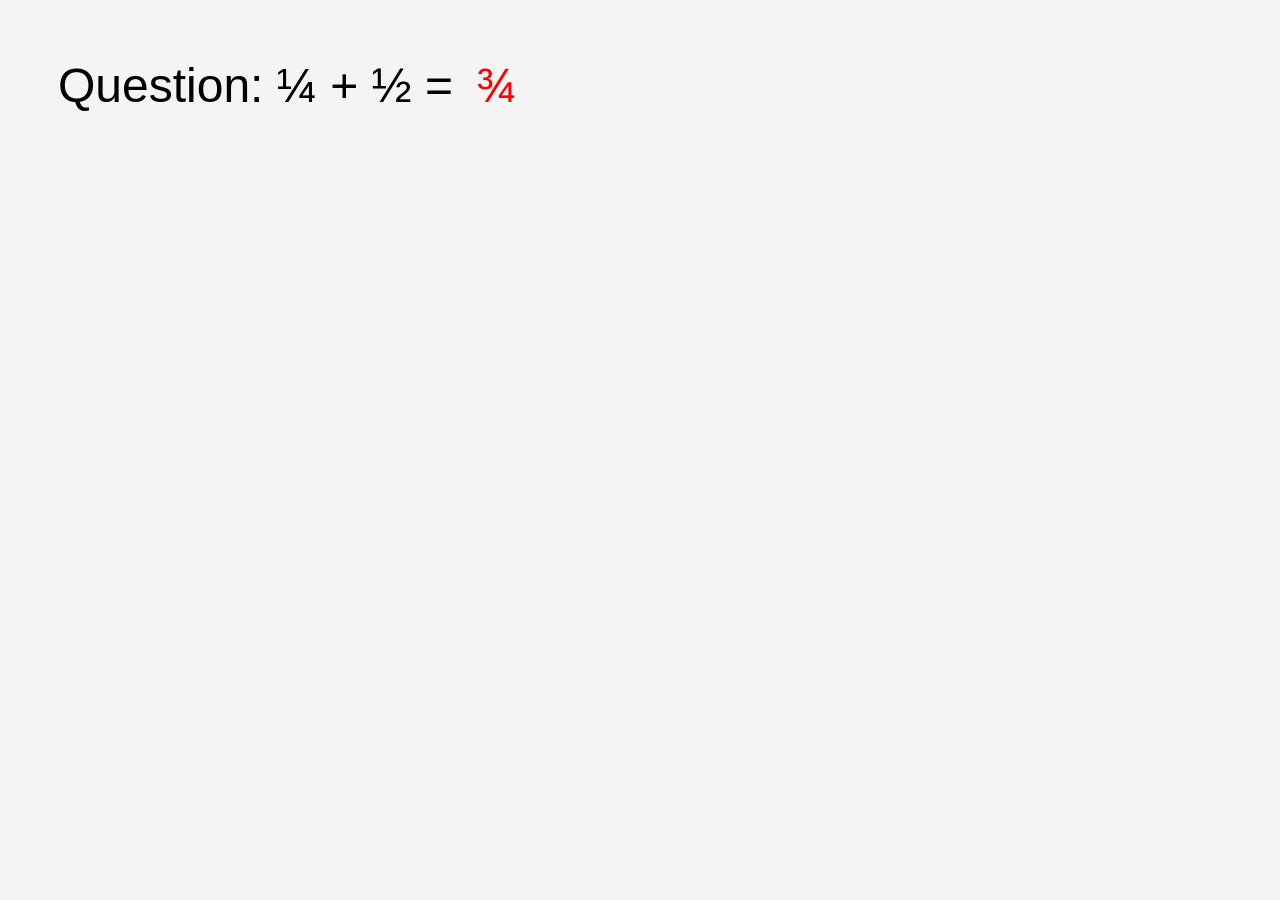
<file: in-class-03/challenge1.html>
<!DOCTYPE html>
<html lang="en">
<head>
    <meta charset="UTF-8">
    <meta name="viewport" content="width=device-width, initial-scale=1.0">
    <title>Question and Answer</title>

    <style>
        body {
            padding: 40px;
            font-family: Calibri, sans-serif;
            font-size: 3em;
            background-color: #f4f4f4;
        }

        #answer {
            width: 100px;
            color: black;
            animation: moveFraction 3s ease 1s forwards;
        }

        @keyframes moveFraction {
            0% {
                color: yellow;
                transform: translate(-355px, 60px);
            }

            50% {
                transform: translate(0, 60px);
            }

            100% {
                color: red;
                transform: translate(0, 0);
            }
        }

        #question {
            padding: 10px;
            transition:
                color 0.3s ease,
                background-color 0.3s ease;
        }

        #question:hover {
            color: white;
            background-color: navy;
        }

        span {
            display: inline-block;
        }
    </style>
</head>

<body>
    <span id="question">
        Question: &frac14; + &frac12; =
    </span>

    <span id="answer">&frac34;</span>
</body>
</html>
</file>
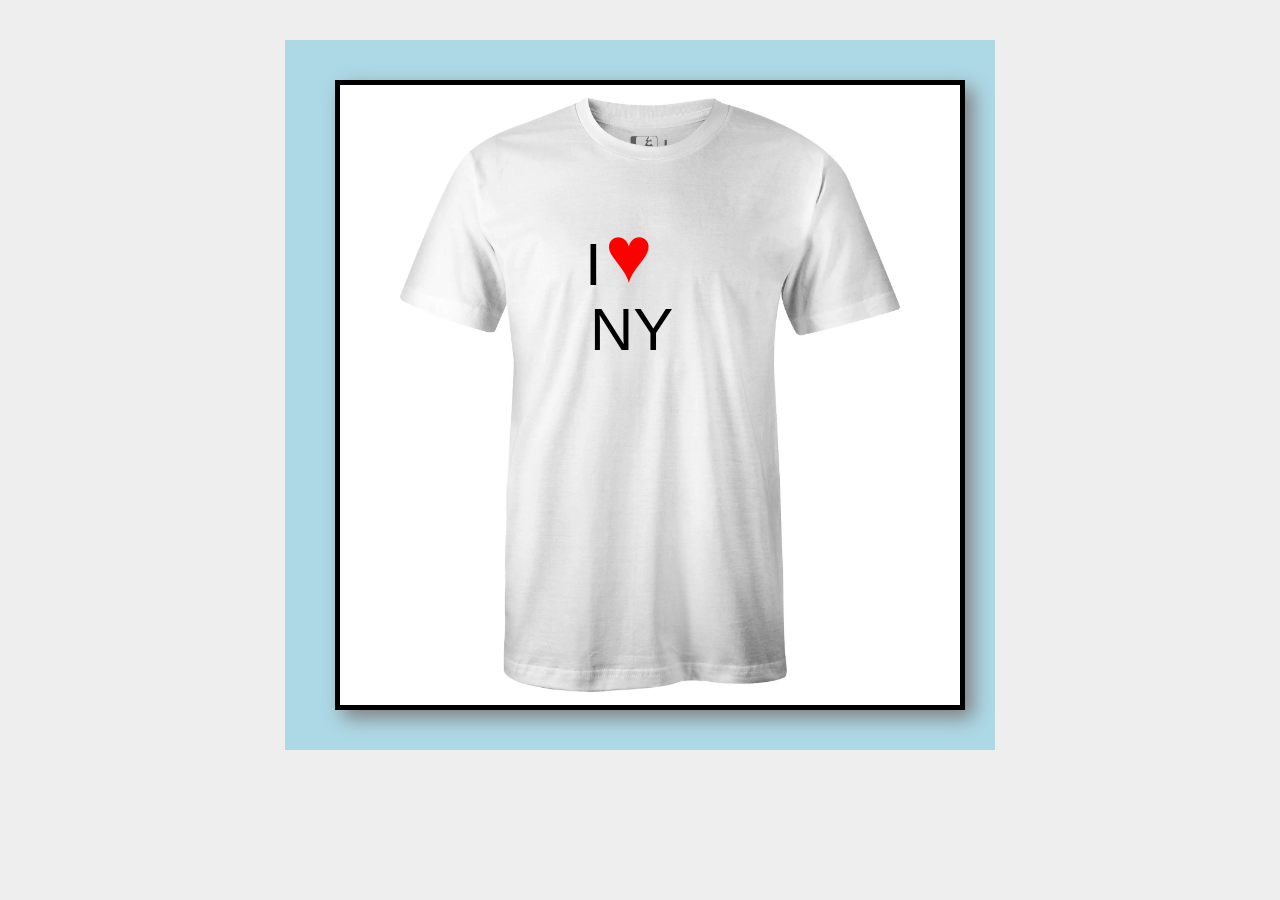
<file: in-class-03/challenge2.html>
<!DOCTYPE html>
<html lang="en">
<head>
    <meta charset="UTF-8">
    <meta name="viewport" content="width=device-width, initial-scale=1.0">
    <title>I Love NY T-Shirt</title>

    <style>
        body {
            margin: 0;
            padding: 40px;
            background-color: #eeeeee;
        }

        .shirt-container {
            position: relative;
            width: fit-content;
            margin: 0 auto;
            padding: 25px;
            background-color: lightblue;
        }

        img {
            position: relative;
            left: 10px;
            z-index: 1;
            display: block;
            width: 600px;
            border: 5px solid black;
            padding: 10px;
            margin: 15px;
            background-color: white;
            box-shadow: 8px 8px 18px gray;
        }

        .words {
            font-family: Impact, sans-serif;
            font-size: 60px;
        }

        .first {
            position: absolute;
            top: 190px;
            left: 300px;
            z-index: 2;
        }

        .heart {
            position: absolute;
            top: 170px;
            left: 320px;
            z-index: 2;
            color: red;
            font-size: 80px;
        }

        .last {
            position: absolute;
            top: 255px;
            left: 305px;
            z-index: 2;
        }
    </style>
</head>

<body>
    <div class="shirt-container">
        <span class="first words">I</span>
        <span class="heart">&hearts;</span>
        <span class="last words">NY</span>

        <img src="tshirt.png" alt="Plain white T-shirt">
    </div>
</body>
</html>
</file>
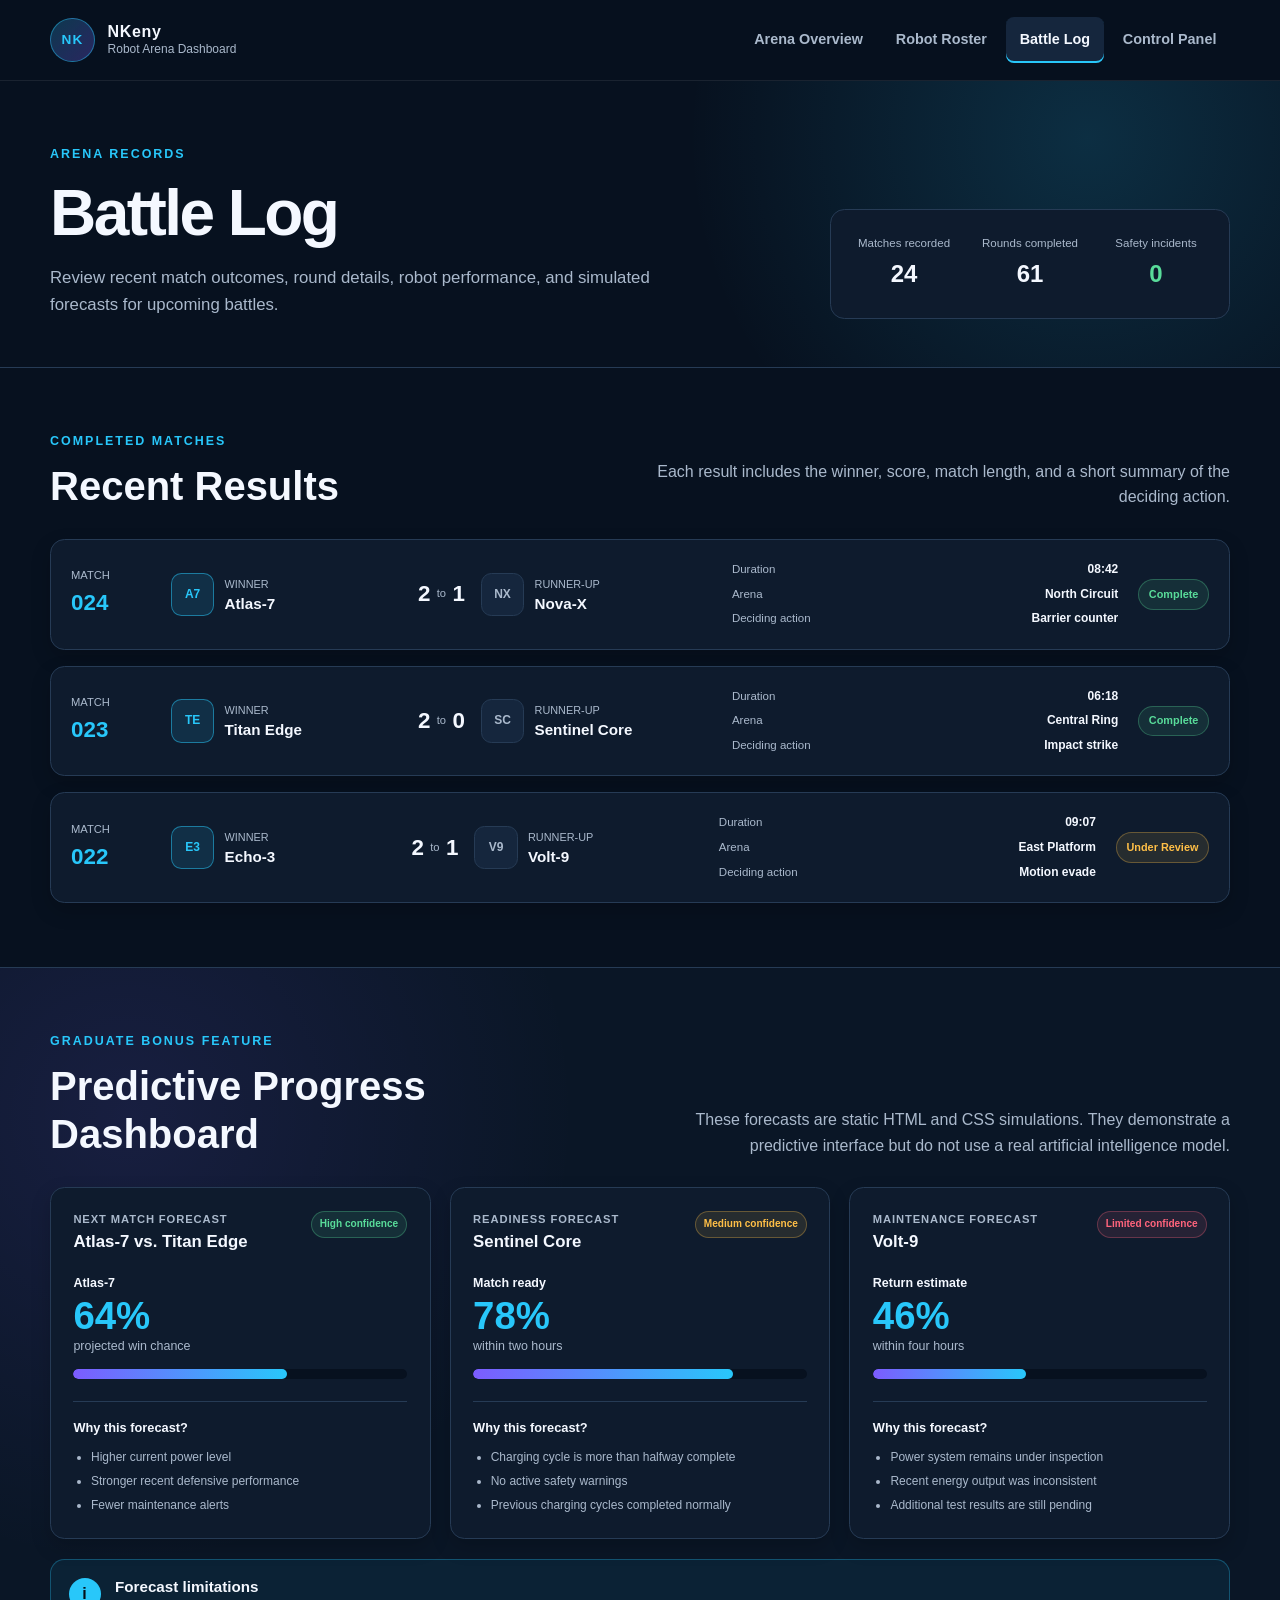
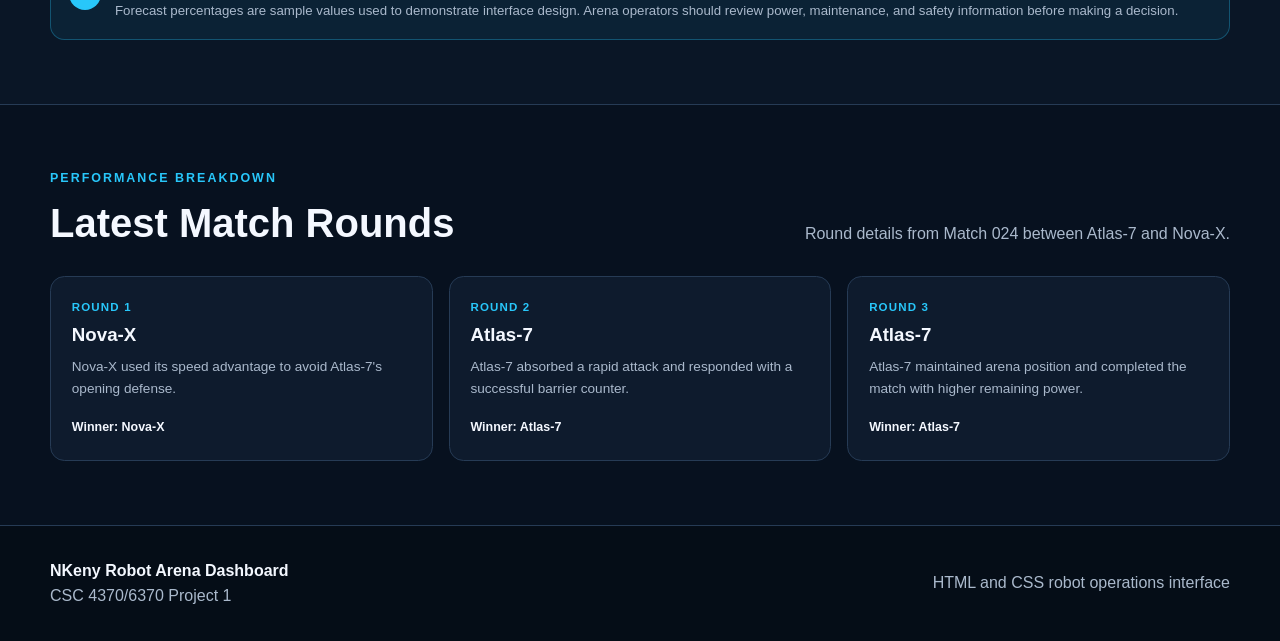
<file: project-01/battle-log.html>
<!DOCTYPE html>
<html lang="en">
<head>
    <meta charset="UTF-8">
    <meta name="viewport" content="width=device-width, initial-scale=1.0">

    <meta
        name="description"
        content="Review completed robot matches, arena results, and simulated performance forecasts in the NKeny Robot Arena Dashboard."
    >

    <title>Battle Log | NKeny Robot Arena Dashboard</title>

    <link rel="stylesheet" href="styles/styles.css">
    <link rel="stylesheet" href="styles/battle-log.css">
</head>

<body>
    <a class="skip-link" href="#main-content">Skip to main content</a>

    <header class="site-header">
        <div class="header-container">
            <a class="site-brand" href="index.html">
                <span class="brand-mark" aria-hidden="true">NK</span>

                <span class="brand-text">
                    <strong>NKeny</strong>
                    <span>Robot Arena Dashboard</span>
                </span>
            </a>

            <nav class="main-navigation" aria-label="Primary navigation">
                <ul>
                    <li>
                        <a href="index.html">Arena Overview</a>
                    </li>

                    <li>
                        <a href="roster.html">Robot Roster</a>
                    </li>

                    <li>
                        <a class="active" href="battle-log.html" aria-current="page">
                            Battle Log
                        </a>
                    </li>

                    <li>
                        <a href="control-panel.html">Control Panel</a>
                    </li>
                </ul>
            </nav>
        </div>
    </header>

    <main id="main-content">
        <section class="battle-hero">
            <div class="page-container battle-hero-layout">
                <div>
                    <p class="eyebrow">Arena Records</p>
                    <h1>Battle Log</h1>

                    <p class="battle-description">
                        Review recent match outcomes, round details, robot
                        performance, and simulated forecasts for upcoming battles.
                    </p>
                </div>

                <dl class="battle-summary">
                    <div>
                        <dt>Matches recorded</dt>
                        <dd>24</dd>
                    </div>

                    <div>
                        <dt>Rounds completed</dt>
                        <dd>61</dd>
                    </div>

                    <div>
                        <dt>Safety incidents</dt>
                        <dd class="text-safe">0</dd>
                    </div>
                </dl>
            </div>
        </section>

        <section class="dashboard-section" aria-labelledby="recent-results-title">
            <div class="page-container">
                <div class="section-heading">
                    <div>
                        <p class="eyebrow">Completed Matches</p>
                        <h2 id="recent-results-title">Recent Results</h2>
                    </div>

                    <p>
                        Each result includes the winner, score, match length,
                        and a short summary of the deciding action.
                    </p>
                </div>

                <div class="battle-list">
                    <article class="battle-entry">
                        <div class="battle-number">
                            <span>Match</span>
                            <strong>024</strong>
                        </div>

                        <div class="battle-competitors">
                            <div class="competitor winner">
                                <span class="competitor-avatar" aria-hidden="true">A7</span>

                                <div>
                                    <p>Winner</p>
                                    <h3>Atlas-7</h3>
                                </div>
                            </div>

                            <div class="battle-score" aria-label="Atlas-7 won two rounds to one">
                                <strong>2</strong>
                                <span>to</span>
                                <strong>1</strong>
                            </div>

                            <div class="competitor">
                                <span class="competitor-avatar" aria-hidden="true">NX</span>

                                <div>
                                    <p>Runner-up</p>
                                    <h3>Nova-X</h3>
                                </div>
                            </div>
                        </div>

                        <dl class="battle-details">
                            <div>
                                <dt>Duration</dt>
                                <dd>08:42</dd>
                            </div>

                            <div>
                                <dt>Arena</dt>
                                <dd>North Circuit</dd>
                            </div>

                            <div>
                                <dt>Deciding action</dt>
                                <dd>Barrier counter</dd>
                            </div>
                        </dl>

                        <span class="result-label result-complete">Complete</span>
                    </article>

                    <article class="battle-entry">
                        <div class="battle-number">
                            <span>Match</span>
                            <strong>023</strong>
                        </div>

                        <div class="battle-competitors">
                            <div class="competitor winner">
                                <span class="competitor-avatar" aria-hidden="true">TE</span>

                                <div>
                                    <p>Winner</p>
                                    <h3>Titan Edge</h3>
                                </div>
                            </div>

                            <div class="battle-score" aria-label="Titan Edge won two rounds to zero">
                                <strong>2</strong>
                                <span>to</span>
                                <strong>0</strong>
                            </div>

                            <div class="competitor">
                                <span class="competitor-avatar" aria-hidden="true">SC</span>

                                <div>
                                    <p>Runner-up</p>
                                    <h3>Sentinel Core</h3>
                                </div>
                            </div>
                        </div>

                        <dl class="battle-details">
                            <div>
                                <dt>Duration</dt>
                                <dd>06:18</dd>
                            </div>

                            <div>
                                <dt>Arena</dt>
                                <dd>Central Ring</dd>
                            </div>

                            <div>
                                <dt>Deciding action</dt>
                                <dd>Impact strike</dd>
                            </div>
                        </dl>

                        <span class="result-label result-complete">Complete</span>
                    </article>

                    <article class="battle-entry">
                        <div class="battle-number">
                            <span>Match</span>
                            <strong>022</strong>
                        </div>

                        <div class="battle-competitors">
                            <div class="competitor winner">
                                <span class="competitor-avatar" aria-hidden="true">E3</span>

                                <div>
                                    <p>Winner</p>
                                    <h3>Echo-3</h3>
                                </div>
                            </div>

                            <div class="battle-score" aria-label="Echo-3 won two rounds to one">
                                <strong>2</strong>
                                <span>to</span>
                                <strong>1</strong>
                            </div>

                            <div class="competitor">
                                <span class="competitor-avatar" aria-hidden="true">V9</span>

                                <div>
                                    <p>Runner-up</p>
                                    <h3>Volt-9</h3>
                                </div>
                            </div>
                        </div>

                        <dl class="battle-details">
                            <div>
                                <dt>Duration</dt>
                                <dd>09:07</dd>
                            </div>

                            <div>
                                <dt>Arena</dt>
                                <dd>East Platform</dd>
                            </div>

                            <div>
                                <dt>Deciding action</dt>
                                <dd>Motion evade</dd>
                            </div>
                        </dl>

                        <span class="result-label result-review">Under Review</span>
                    </article>
                </div>
            </div>
        </section>

        <section
            class="dashboard-section forecast-section"
            aria-labelledby="forecast-title"
        >
            <div class="page-container">
                <div class="section-heading">
                    <div>
                        <p class="eyebrow">Graduate Bonus Feature</p>
                        <h2 id="forecast-title">Predictive Progress Dashboard</h2>
                    </div>

                    <p>
                        These forecasts are static HTML and CSS simulations. They
                        demonstrate a predictive interface but do not use a real
                        artificial intelligence model.
                    </p>
                </div>

                <div class="forecast-grid">
                    <article class="forecast-card">
                        <div class="forecast-card-heading">
                            <div>
                                <p class="forecast-label">Next Match Forecast</p>
                                <h3>Atlas-7 vs. Titan Edge</h3>
                            </div>

                            <span class="confidence-label confidence-high">
                                High confidence
                            </span>
                        </div>

                        <div class="forecast-result">
                            <span class="forecast-robot">Atlas-7</span>
                            <strong>64%</strong>
                            <span>projected win chance</span>
                        </div>

                        <div
                            class="forecast-track"
                            role="progressbar"
                            aria-label="Atlas-7 projected win chance"
                            aria-valuemin="0"
                            aria-valuemax="100"
                            aria-valuenow="64"
                        >
                            <span class="forecast-fill forecast-64"></span>
                        </div>

                        <div class="forecast-reasons">
                            <h4>Why this forecast?</h4>

                            <ul>
                                <li>Higher current power level</li>
                                <li>Stronger recent defensive performance</li>
                                <li>Fewer maintenance alerts</li>
                            </ul>
                        </div>
                    </article>

                    <article class="forecast-card">
                        <div class="forecast-card-heading">
                            <div>
                                <p class="forecast-label">Readiness Forecast</p>
                                <h3>Sentinel Core</h3>
                            </div>

                            <span class="confidence-label confidence-medium">
                                Medium confidence
                            </span>
                        </div>

                        <div class="forecast-result">
                            <span class="forecast-robot">Match ready</span>
                            <strong>78%</strong>
                            <span>within two hours</span>
                        </div>

                        <div
                            class="forecast-track"
                            role="progressbar"
                            aria-label="Sentinel Core readiness forecast"
                            aria-valuemin="0"
                            aria-valuemax="100"
                            aria-valuenow="78"
                        >
                            <span class="forecast-fill forecast-78"></span>
                        </div>

                        <div class="forecast-reasons">
                            <h4>Why this forecast?</h4>

                            <ul>
                                <li>Charging cycle is more than halfway complete</li>
                                <li>No active safety warnings</li>
                                <li>Previous charging cycles completed normally</li>
                            </ul>
                        </div>
                    </article>

                    <article class="forecast-card">
                        <div class="forecast-card-heading">
                            <div>
                                <p class="forecast-label">Maintenance Forecast</p>
                                <h3>Volt-9</h3>
                            </div>

                            <span class="confidence-label confidence-low">
                                Limited confidence
                            </span>
                        </div>

                        <div class="forecast-result">
                            <span class="forecast-robot">Return estimate</span>
                            <strong>46%</strong>
                            <span>within four hours</span>
                        </div>

                        <div
                            class="forecast-track"
                            role="progressbar"
                            aria-label="Volt-9 maintenance return forecast"
                            aria-valuemin="0"
                            aria-valuemax="100"
                            aria-valuenow="46"
                        >
                            <span class="forecast-fill forecast-46"></span>
                        </div>

                        <div class="forecast-reasons">
                            <h4>Why this forecast?</h4>

                            <ul>
                                <li>Power system remains under inspection</li>
                                <li>Recent energy output was inconsistent</li>
                                <li>Additional test results are still pending</li>
                            </ul>
                        </div>
                    </article>
                </div>

                <aside class="forecast-notice" aria-labelledby="forecast-notice-title">
                    <div class="notice-icon" aria-hidden="true">i</div>

                    <div>
                        <h3 id="forecast-notice-title">Forecast limitations</h3>

                        <p>
                            Forecast percentages are sample values used to
                            demonstrate interface design. Arena operators should
                            review power, maintenance, and safety information
                            before making a decision.
                        </p>
                    </div>
                </aside>
            </div>
        </section>

        <section class="dashboard-section" aria-labelledby="round-title">
            <div class="page-container">
                <div class="section-heading">
                    <div>
                        <p class="eyebrow">Performance Breakdown</p>
                        <h2 id="round-title">Latest Match Rounds</h2>
                    </div>

                    <p>
                        Round details from Match 024 between Atlas-7 and Nova-X.
                    </p>
                </div>

                <div class="round-grid">
                    <article class="round-card">
                        <p class="round-number">Round 1</p>
                        <h3>Nova-X</h3>
                        <p>
                            Nova-X used its speed advantage to avoid Atlas-7's
                            opening defense.
                        </p>
                        <span>Winner: Nova-X</span>
                    </article>

                    <article class="round-card">
                        <p class="round-number">Round 2</p>
                        <h3>Atlas-7</h3>
                        <p>
                            Atlas-7 absorbed a rapid attack and responded with a
                            successful barrier counter.
                        </p>
                        <span>Winner: Atlas-7</span>
                    </article>

                    <article class="round-card">
                        <p class="round-number">Round 3</p>
                        <h3>Atlas-7</h3>
                        <p>
                            Atlas-7 maintained arena position and completed the
                            match with higher remaining power.
                        </p>
                        <span>Winner: Atlas-7</span>
                    </article>
                </div>
            </div>
        </section>
    </main>

    <footer class="site-footer">
        <div class="page-container footer-layout">
            <div>
                <p class="footer-brand">NKeny Robot Arena Dashboard</p>
                <p>CSC 4370/6370 Project 1</p>
            </div>

            <p>HTML and CSS robot operations interface</p>
        </div>
    </footer>
</body>
</html>
</file>
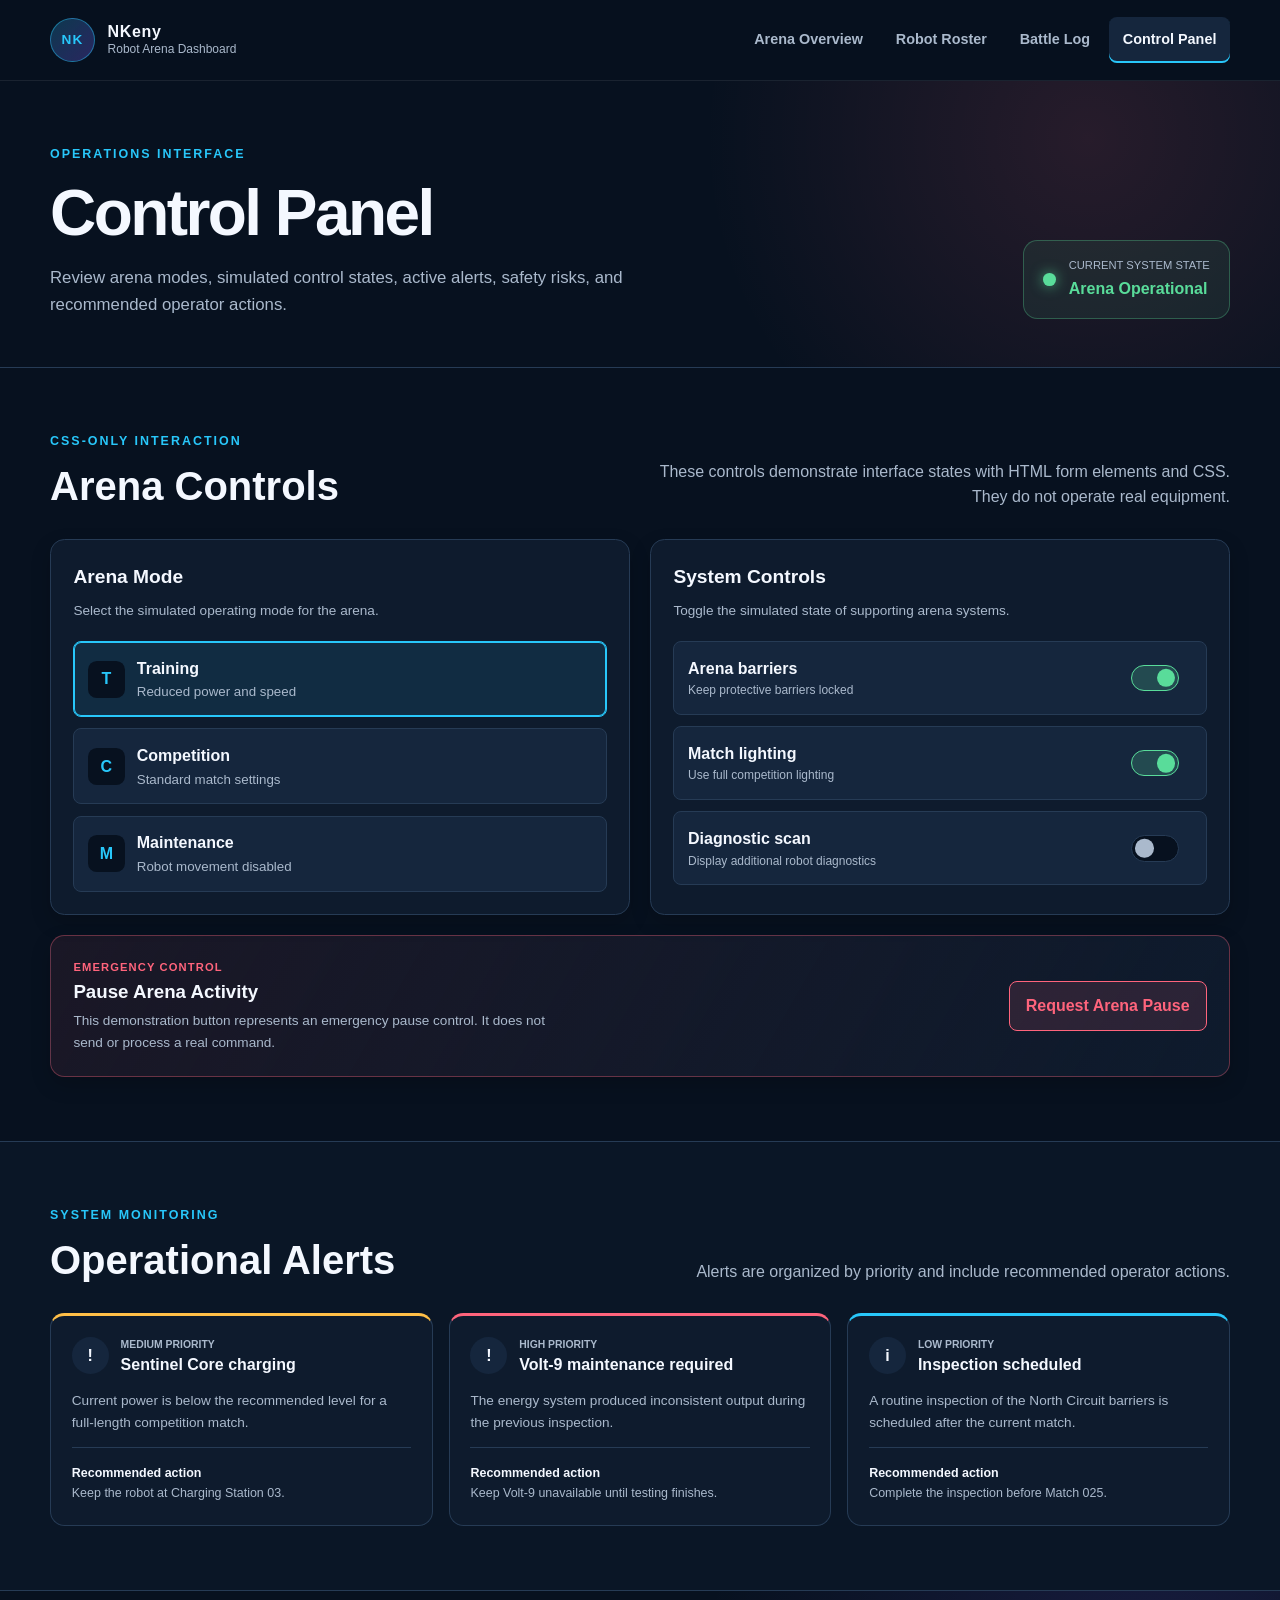
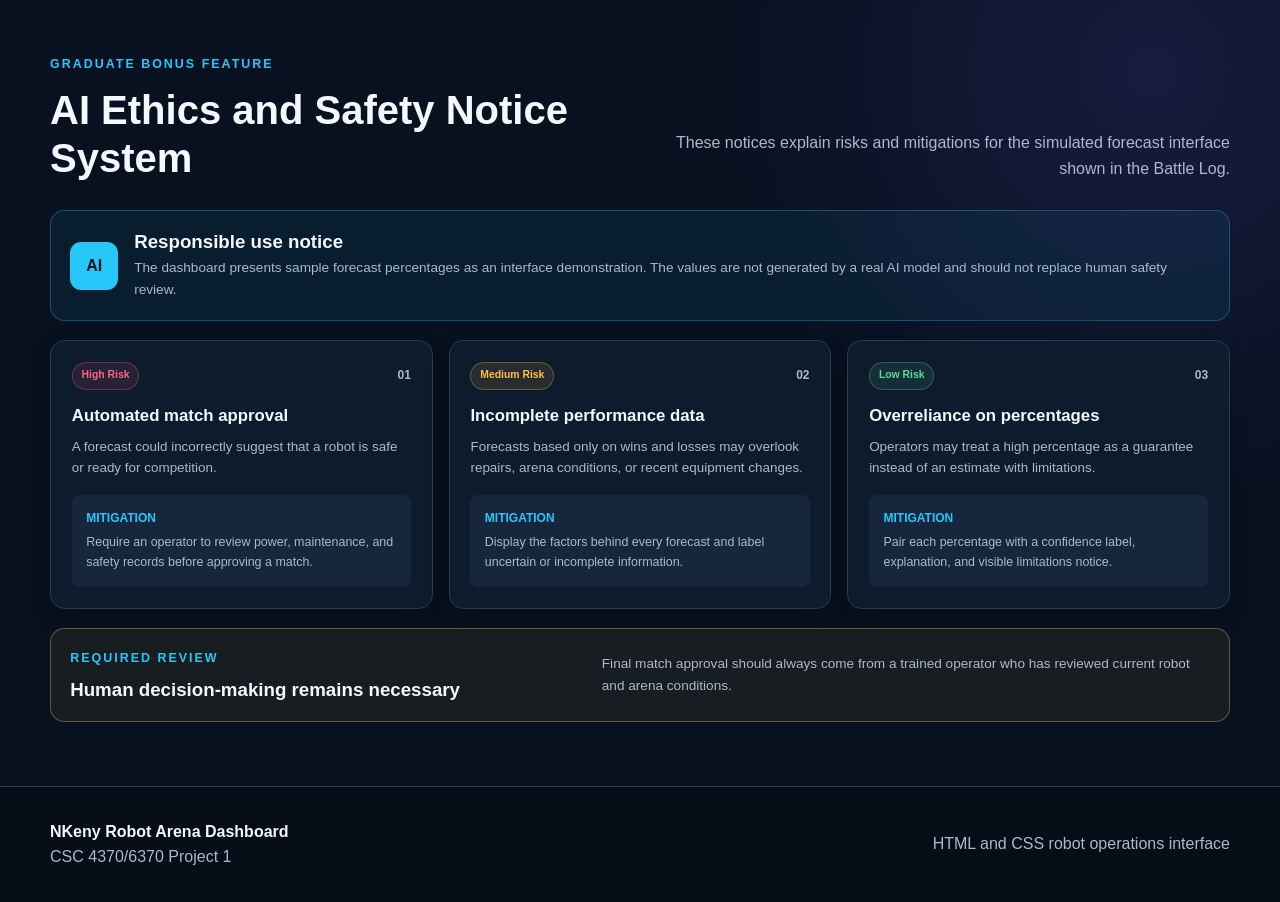
<file: project-01/control-panel.html>
<!DOCTYPE html>
<html lang="en">
<head>
    <meta charset="UTF-8">
    <meta name="viewport" content="width=device-width, initial-scale=1.0">

    <meta
        name="description"
        content="Review simulated arena controls, operational alerts, and AI ethics and safety notices in the NKeny Robot Arena Dashboard."
    >

    <title>Control Panel | NKeny Robot Arena Dashboard</title>

    <link rel="stylesheet" href="styles/styles.css">
    <link rel="stylesheet" href="styles/control-panel.css">
</head>

<body>
    <a class="skip-link" href="#main-content">Skip to main content</a>

    <header class="site-header">
        <div class="header-container">
            <a class="site-brand" href="index.html">
                <span class="brand-mark" aria-hidden="true">NK</span>

                <span class="brand-text">
                    <strong>NKeny</strong>
                    <span>Robot Arena Dashboard</span>
                </span>
            </a>

            <nav class="main-navigation" aria-label="Primary navigation">
                <ul>
                    <li>
                        <a href="index.html">Arena Overview</a>
                    </li>

                    <li>
                        <a href="roster.html">Robot Roster</a>
                    </li>

                    <li>
                        <a href="battle-log.html">Battle Log</a>
                    </li>

                    <li>
                        <a
                            class="active"
                            href="control-panel.html"
                            aria-current="page"
                        >
                            Control Panel
                        </a>
                    </li>
                </ul>
            </nav>
        </div>
    </header>

    <main id="main-content">
        <section class="control-hero">
            <div class="page-container control-hero-layout">
                <div>
                    <p class="eyebrow">Operations Interface</p>
                    <h1>Control Panel</h1>

                    <p class="control-description">
                        Review arena modes, simulated control states, active
                        alerts, safety risks, and recommended operator actions.
                    </p>
                </div>

                <div class="system-state">
                    <span class="system-state-dot" aria-hidden="true"></span>

                    <div>
                        <p>Current system state</p>
                        <strong>Arena Operational</strong>
                    </div>
                </div>
            </div>
        </section>

        <section class="dashboard-section" aria-labelledby="controls-title">
            <div class="page-container">
                <div class="section-heading">
                    <div>
                        <p class="eyebrow">CSS-Only Interaction</p>
                        <h2 id="controls-title">Arena Controls</h2>
                    </div>

                    <p>
                        These controls demonstrate interface states with HTML
                        form elements and CSS. They do not operate real equipment.
                    </p>
                </div>

                <div class="control-grid">
                    <form class="control-card">
                        <fieldset>
                            <legend>Arena Mode</legend>

                            <p class="control-help">
                                Select the simulated operating mode for the arena.
                            </p>

                            <div class="mode-options">
                                <input
                                    class="control-input"
                                    type="radio"
                                    name="arena-mode"
                                    id="training-mode"
                                    checked
                                >
                                <label for="training-mode">
                                    <span class="control-symbol" aria-hidden="true">T</span>

                                    <span>
                                        <strong>Training</strong>
                                        <small>Reduced power and speed</small>
                                    </span>
                                </label>

                                <input
                                    class="control-input"
                                    type="radio"
                                    name="arena-mode"
                                    id="competition-mode"
                                >
                                <label for="competition-mode">
                                    <span class="control-symbol" aria-hidden="true">C</span>

                                    <span>
                                        <strong>Competition</strong>
                                        <small>Standard match settings</small>
                                    </span>
                                </label>

                                <input
                                    class="control-input"
                                    type="radio"
                                    name="arena-mode"
                                    id="maintenance-mode"
                                >
                                <label for="maintenance-mode">
                                    <span class="control-symbol" aria-hidden="true">M</span>

                                    <span>
                                        <strong>Maintenance</strong>
                                        <small>Robot movement disabled</small>
                                    </span>
                                </label>
                            </div>
                        </fieldset>
                    </form>

                    <form class="control-card">
                        <fieldset>
                            <legend>System Controls</legend>

                            <p class="control-help">
                                Toggle the simulated state of supporting arena
                                systems.
                            </p>

                            <div class="toggle-list">
                                <div class="toggle-row">
                                    <div>
                                        <strong>Arena barriers</strong>
                                        <span>Keep protective barriers locked</span>
                                    </div>

                                    <input
                                        class="toggle-input"
                                        type="checkbox"
                                        id="barrier-toggle"
                                        checked
                                    >

                                    <label
                                        class="toggle-switch"
                                        for="barrier-toggle"
                                        aria-label="Toggle arena barriers"
                                    >
                                        <span></span>
                                    </label>
                                </div>

                                <div class="toggle-row">
                                    <div>
                                        <strong>Match lighting</strong>
                                        <span>Use full competition lighting</span>
                                    </div>

                                    <input
                                        class="toggle-input"
                                        type="checkbox"
                                        id="lighting-toggle"
                                        checked
                                    >

                                    <label
                                        class="toggle-switch"
                                        for="lighting-toggle"
                                        aria-label="Toggle match lighting"
                                    >
                                        <span></span>
                                    </label>
                                </div>

                                <div class="toggle-row">
                                    <div>
                                        <strong>Diagnostic scan</strong>
                                        <span>Display additional robot diagnostics</span>
                                    </div>

                                    <input
                                        class="toggle-input"
                                        type="checkbox"
                                        id="scan-toggle"
                                    >

                                    <label
                                        class="toggle-switch"
                                        for="scan-toggle"
                                        aria-label="Toggle diagnostic scan"
                                    >
                                        <span></span>
                                    </label>
                                </div>
                            </div>
                        </fieldset>
                    </form>

                    <article class="control-card emergency-card">
                        <div>
                            <p class="control-category">Emergency Control</p>
                            <h3>Pause Arena Activity</h3>

                            <p>
                                This demonstration button represents an emergency
                                pause control. It does not send or process a real
                                command.
                            </p>
                        </div>

                        <a class="emergency-button" href="#pause-confirmation">
                            Request Arena Pause
                        </a>
                    </article>
                </div>

                <aside
                    class="pause-confirmation"
                    id="pause-confirmation"
                    aria-labelledby="pause-title"
                >
                    <div class="confirmation-icon" aria-hidden="true">!</div>

                    <div>
                        <h3 id="pause-title">Pause request demonstrated</h3>

                        <p>
                            The CSS <code>:target</code> state displayed this
                            confirmation. No real arena command was submitted.
                        </p>
                    </div>

                    <a href="#controls-title" aria-label="Close pause confirmation">
                        Close
                    </a>
                </aside>
            </div>
        </section>

        <section
            class="dashboard-section alerts-section"
            aria-labelledby="alerts-title"
        >
            <div class="page-container">
                <div class="section-heading">
                    <div>
                        <p class="eyebrow">System Monitoring</p>
                        <h2 id="alerts-title">Operational Alerts</h2>
                    </div>

                    <p>
                        Alerts are organized by priority and include recommended
                        operator actions.
                    </p>
                </div>

                <div class="alert-grid">
                    <article class="alert-card alert-medium">
                        <div class="alert-heading">
                            <span class="alert-icon" aria-hidden="true">!</span>

                            <div>
                                <p>Medium Priority</p>
                                <h3>Sentinel Core charging</h3>
                            </div>
                        </div>

                        <p>
                            Current power is below the recommended level for a
                            full-length competition match.
                        </p>

                        <div class="recommended-action">
                            <strong>Recommended action</strong>
                            <span>Keep the robot at Charging Station 03.</span>
                        </div>
                    </article>

                    <article class="alert-card alert-high">
                        <div class="alert-heading">
                            <span class="alert-icon" aria-hidden="true">!</span>

                            <div>
                                <p>High Priority</p>
                                <h3>Volt-9 maintenance required</h3>
                            </div>
                        </div>

                        <p>
                            The energy system produced inconsistent output during
                            the previous inspection.
                        </p>

                        <div class="recommended-action">
                            <strong>Recommended action</strong>
                            <span>Keep Volt-9 unavailable until testing finishes.</span>
                        </div>
                    </article>

                    <article class="alert-card alert-low">
                        <div class="alert-heading">
                            <span class="alert-icon" aria-hidden="true">i</span>

                            <div>
                                <p>Low Priority</p>
                                <h3>Inspection scheduled</h3>
                            </div>
                        </div>

                        <p>
                            A routine inspection of the North Circuit barriers is
                            scheduled after the current match.
                        </p>

                        <div class="recommended-action">
                            <strong>Recommended action</strong>
                            <span>Complete the inspection before Match 025.</span>
                        </div>
                    </article>
                </div>
            </div>
        </section>

        <section
            class="dashboard-section ethics-section"
            aria-labelledby="ethics-title"
        >
            <div class="page-container">
                <div class="section-heading">
                    <div>
                        <p class="eyebrow">Graduate Bonus Feature</p>
                        <h2 id="ethics-title">AI Ethics and Safety Notice System</h2>
                    </div>

                    <p>
                        These notices explain risks and mitigations for the
                        simulated forecast interface shown in the Battle Log.
                    </p>
                </div>

                <div class="ethics-introduction">
                    <div class="ethics-introduction-icon" aria-hidden="true">
                        AI
                    </div>

                    <div>
                        <h3>Responsible use notice</h3>

                        <p>
                            The dashboard presents sample forecast percentages as
                            an interface demonstration. The values are not
                            generated by a real AI model and should not replace
                            human safety review.
                        </p>
                    </div>
                </div>

                <div class="ethics-grid">
                    <article class="ethics-card">
                        <div class="ethics-card-heading">
                            <span class="risk-marker risk-marker-high">
                                High Risk
                            </span>

                            <span class="ethics-number">01</span>
                        </div>

                        <h3>Automated match approval</h3>

                        <p>
                            A forecast could incorrectly suggest that a robot is
                            safe or ready for competition.
                        </p>

                        <div class="mitigation">
                            <h4>Mitigation</h4>

                            <p>
                                Require an operator to review power, maintenance,
                                and safety records before approving a match.
                            </p>
                        </div>
                    </article>

                    <article class="ethics-card">
                        <div class="ethics-card-heading">
                            <span class="risk-marker risk-marker-medium">
                                Medium Risk
                            </span>

                            <span class="ethics-number">02</span>
                        </div>

                        <h3>Incomplete performance data</h3>

                        <p>
                            Forecasts based only on wins and losses may overlook
                            repairs, arena conditions, or recent equipment changes.
                        </p>

                        <div class="mitigation">
                            <h4>Mitigation</h4>

                            <p>
                                Display the factors behind every forecast and label
                                uncertain or incomplete information.
                            </p>
                        </div>
                    </article>

                    <article class="ethics-card">
                        <div class="ethics-card-heading">
                            <span class="risk-marker risk-marker-low">
                                Low Risk
                            </span>

                            <span class="ethics-number">03</span>
                        </div>

                        <h3>Overreliance on percentages</h3>

                        <p>
                            Operators may treat a high percentage as a guarantee
                            instead of an estimate with limitations.
                        </p>

                        <div class="mitigation">
                            <h4>Mitigation</h4>

                            <p>
                                Pair each percentage with a confidence label,
                                explanation, and visible limitations notice.
                            </p>
                        </div>
                    </article>
                </div>

                <aside class="human-review-notice">
                    <div>
                        <p class="eyebrow">Required Review</p>
                        <h3>Human decision-making remains necessary</h3>
                    </div>

                    <p>
                        Final match approval should always come from a trained
                        operator who has reviewed current robot and arena
                        conditions.
                    </p>
                </aside>
            </div>
        </section>
    </main>

    <footer class="site-footer">
        <div class="page-container footer-layout">
            <div>
                <p class="footer-brand">NKeny Robot Arena Dashboard</p>
                <p>CSC 4370/6370 Project 1</p>
            </div>

            <p>HTML and CSS robot operations interface</p>
        </div>
    </footer>
</body>
</html>
</file>
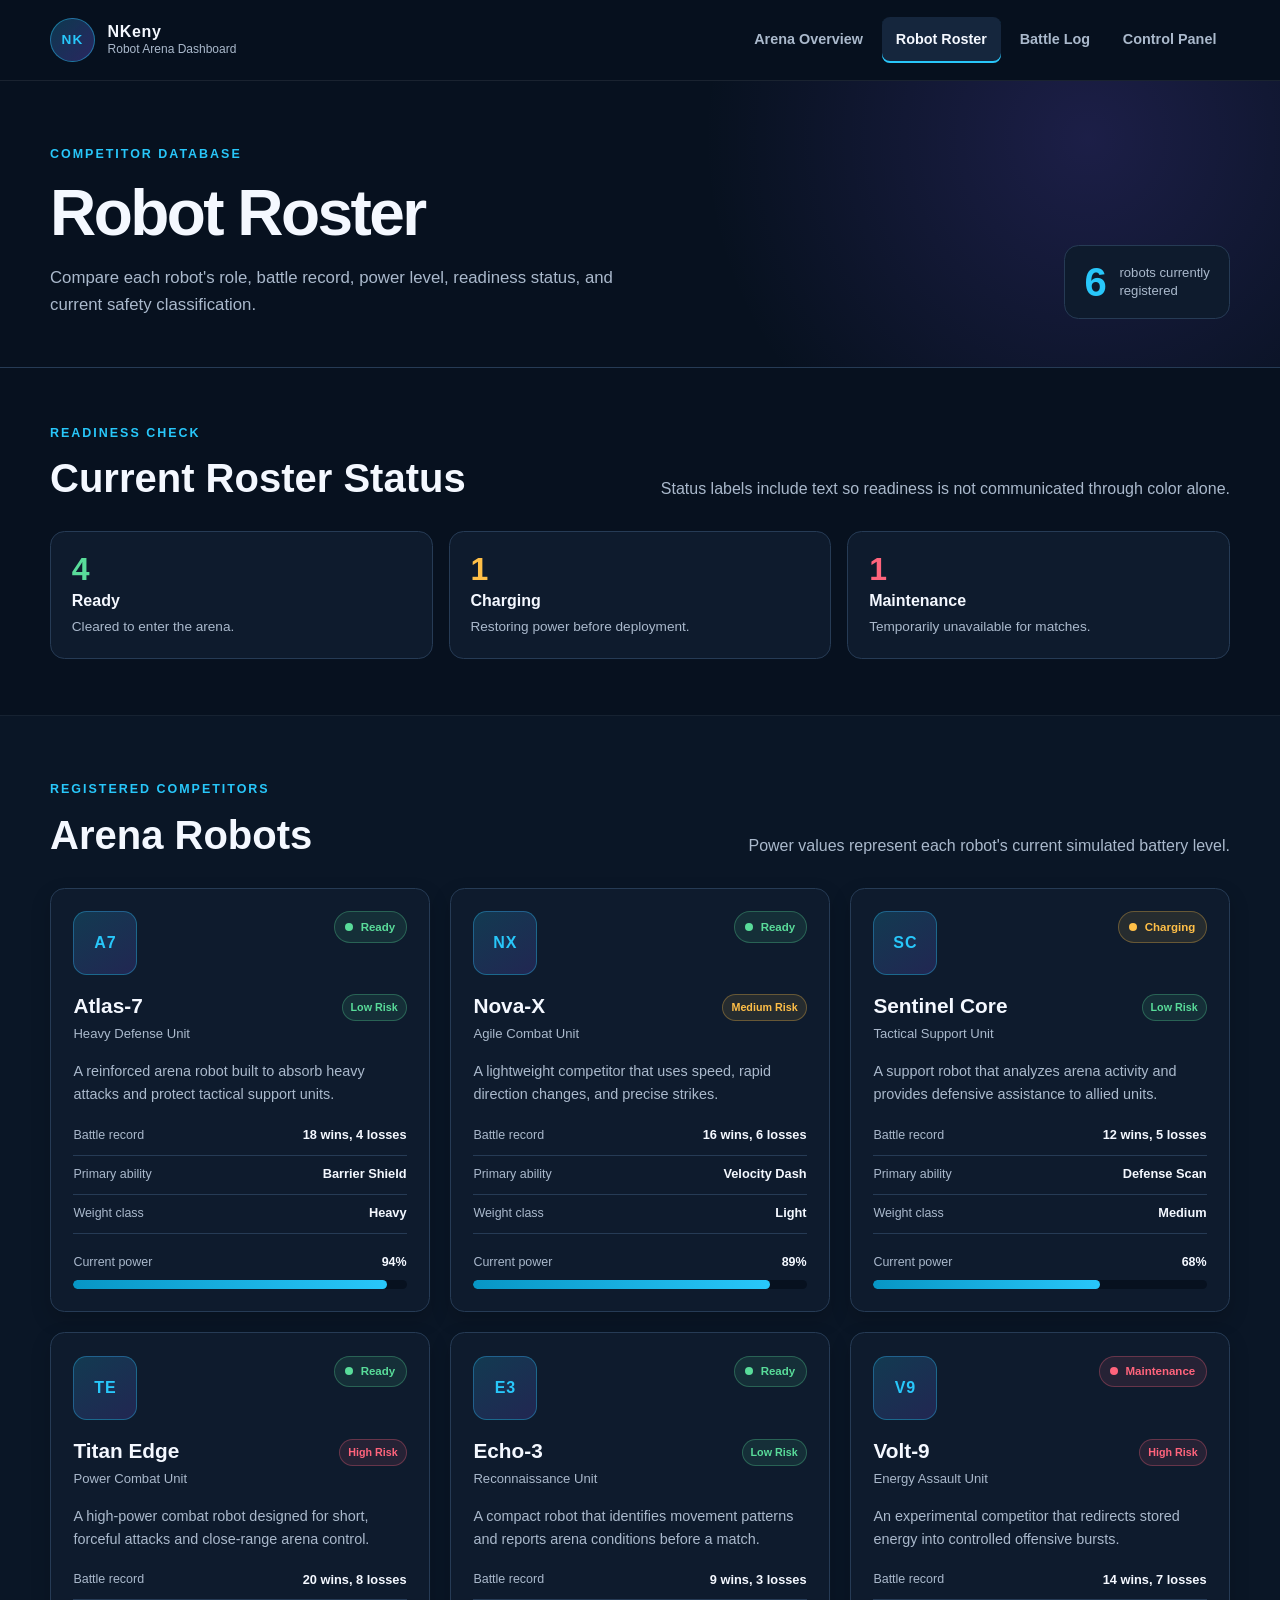
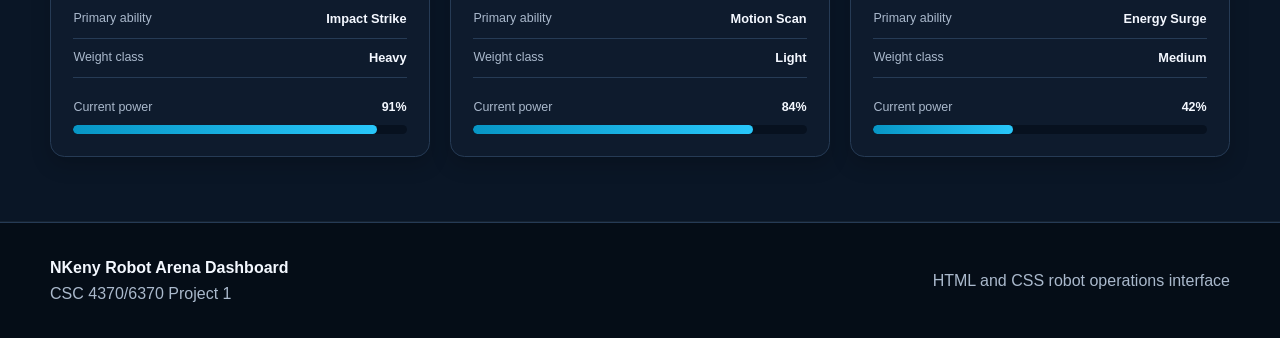
<file: project-01/roster.html>
<!DOCTYPE html>
<html lang="en">
<head>
    <meta charset="UTF-8">
    <meta name="viewport" content="width=device-width, initial-scale=1.0">

    <meta
        name="description"
        content="Review robot readiness, power levels, classifications, records, and safety statuses in the NKeny Robot Arena."
    >

    <title>Robot Roster | NKeny Robot Arena Dashboard</title>

    <link rel="stylesheet" href="styles/styles.css">
    <link rel="stylesheet" href="styles/roster.css">
</head>

<body>
    <a class="skip-link" href="#main-content">Skip to main content</a>

    <header class="site-header">
        <div class="header-container">
            <a class="site-brand" href="index.html">
                <span class="brand-mark" aria-hidden="true">NK</span>

                <span class="brand-text">
                    <strong>NKeny</strong>
                    <span>Robot Arena Dashboard</span>
                </span>
            </a>

            <nav class="main-navigation" aria-label="Primary navigation">
                <ul>
                    <li>
                        <a href="index.html">Arena Overview</a>
                    </li>

                    <li>
                        <a class="active" href="roster.html" aria-current="page">
                            Robot Roster
                        </a>
                    </li>

                    <li>
                        <a href="battle-log.html">Battle Log</a>
                    </li>

                    <li>
                        <a href="control-panel.html">Control Panel</a>
                    </li>
                </ul>
            </nav>
        </div>
    </header>

    <main id="main-content">
        <section class="page-hero">
            <div class="page-container page-hero-layout">
                <div>
                    <p class="eyebrow">Competitor Database</p>
                    <h1>Robot Roster</h1>

                    <p class="page-description">
                        Compare each robot's role, battle record, power level,
                        readiness status, and current safety classification.
                    </p>
                </div>

                <div class="roster-count" aria-label="Roster summary">
                    <span class="roster-count-number">6</span>

                    <span>
                        robots currently<br>
                        registered
                    </span>
                </div>
            </div>
        </section>

        <section class="roster-summary-section" aria-labelledby="readiness-title">
            <div class="page-container">
                <div class="section-heading">
                    <div>
                        <p class="eyebrow">Readiness Check</p>
                        <h2 id="readiness-title">Current Roster Status</h2>
                    </div>

                    <p>
                        Status labels include text so readiness is not communicated
                        through color alone.
                    </p>
                </div>

                <div class="readiness-grid">
                    <article class="readiness-card">
                        <p class="readiness-value text-safe">4</p>
                        <h3>Ready</h3>
                        <p>Cleared to enter the arena.</p>
                    </article>

                    <article class="readiness-card">
                        <p class="readiness-value text-warning">1</p>
                        <h3>Charging</h3>
                        <p>Restoring power before deployment.</p>
                    </article>

                    <article class="readiness-card">
                        <p class="readiness-value text-danger">1</p>
                        <h3>Maintenance</h3>
                        <p>Temporarily unavailable for matches.</p>
                    </article>
                </div>
            </div>
        </section>

        <section class="dashboard-section section-muted" aria-labelledby="robots-title">
            <div class="page-container">
                <div class="section-heading">
                    <div>
                        <p class="eyebrow">Registered Competitors</p>
                        <h2 id="robots-title">Arena Robots</h2>
                    </div>

                    <p>
                        Power values represent each robot's current simulated
                        battery level.
                    </p>
                </div>

                <div class="roster-grid">
                    <article class="roster-card" id="atlas-7">
                        <div class="roster-card-top">
                            <div class="robot-avatar robot-avatar-large" aria-hidden="true">
                                A7
                            </div>

                            <span class="status-badge status-online">
                                <span class="status-dot" aria-hidden="true"></span>
                                Ready
                            </span>
                        </div>

                        <div class="roster-card-heading">
                            <div>
                                <h3>Atlas-7</h3>
                                <p>Heavy Defense Unit</p>
                            </div>

                            <span class="risk-label risk-low">Low Risk</span>
                        </div>

                        <p class="robot-description">
                            A reinforced arena robot built to absorb heavy attacks
                            and protect tactical support units.
                        </p>

                        <dl class="roster-stat-list">
                            <div>
                                <dt>Battle record</dt>
                                <dd>18 wins, 4 losses</dd>
                            </div>

                            <div>
                                <dt>Primary ability</dt>
                                <dd>Barrier Shield</dd>
                            </div>

                            <div>
                                <dt>Weight class</dt>
                                <dd>Heavy</dd>
                            </div>
                        </dl>

                        <div class="power-section">
                            <div class="power-heading">
                                <span>Current power</span>
                                <strong>94%</strong>
                            </div>

                            <div
                                class="power-track"
                                role="progressbar"
                                aria-label="Atlas-7 power"
                                aria-valuemin="0"
                                aria-valuemax="100"
                                aria-valuenow="94"
                            >
                                <span class="power-fill power-94"></span>
                            </div>
                        </div>
                    </article>

                    <article class="roster-card" id="nova-x">
                        <div class="roster-card-top">
                            <div class="robot-avatar robot-avatar-large" aria-hidden="true">
                                NX
                            </div>

                            <span class="status-badge status-online">
                                <span class="status-dot" aria-hidden="true"></span>
                                Ready
                            </span>
                        </div>

                        <div class="roster-card-heading">
                            <div>
                                <h3>Nova-X</h3>
                                <p>Agile Combat Unit</p>
                            </div>

                            <span class="risk-label risk-medium">Medium Risk</span>
                        </div>

                        <p class="robot-description">
                            A lightweight competitor that uses speed, rapid
                            direction changes, and precise strikes.
                        </p>

                        <dl class="roster-stat-list">
                            <div>
                                <dt>Battle record</dt>
                                <dd>16 wins, 6 losses</dd>
                            </div>

                            <div>
                                <dt>Primary ability</dt>
                                <dd>Velocity Dash</dd>
                            </div>

                            <div>
                                <dt>Weight class</dt>
                                <dd>Light</dd>
                            </div>
                        </dl>

                        <div class="power-section">
                            <div class="power-heading">
                                <span>Current power</span>
                                <strong>89%</strong>
                            </div>

                            <div
                                class="power-track"
                                role="progressbar"
                                aria-label="Nova-X power"
                                aria-valuemin="0"
                                aria-valuemax="100"
                                aria-valuenow="89"
                            >
                                <span class="power-fill power-89"></span>
                            </div>
                        </div>
                    </article>

                    <article class="roster-card" id="sentinel-core">
                        <div class="roster-card-top">
                            <div class="robot-avatar robot-avatar-large" aria-hidden="true">
                                SC
                            </div>

                            <span class="status-badge status-warning">
                                <span class="status-dot" aria-hidden="true"></span>
                                Charging
                            </span>
                        </div>

                        <div class="roster-card-heading">
                            <div>
                                <h3>Sentinel Core</h3>
                                <p>Tactical Support Unit</p>
                            </div>

                            <span class="risk-label risk-low">Low Risk</span>
                        </div>

                        <p class="robot-description">
                            A support robot that analyzes arena activity and
                            provides defensive assistance to allied units.
                        </p>

                        <dl class="roster-stat-list">
                            <div>
                                <dt>Battle record</dt>
                                <dd>12 wins, 5 losses</dd>
                            </div>

                            <div>
                                <dt>Primary ability</dt>
                                <dd>Defense Scan</dd>
                            </div>

                            <div>
                                <dt>Weight class</dt>
                                <dd>Medium</dd>
                            </div>
                        </dl>

                        <div class="power-section">
                            <div class="power-heading">
                                <span>Current power</span>
                                <strong>68%</strong>
                            </div>

                            <div
                                class="power-track"
                                role="progressbar"
                                aria-label="Sentinel Core power"
                                aria-valuemin="0"
                                aria-valuemax="100"
                                aria-valuenow="68"
                            >
                                <span class="power-fill power-68"></span>
                            </div>
                        </div>
                    </article>

                    <article class="roster-card" id="titan-edge">
                        <div class="roster-card-top">
                            <div class="robot-avatar robot-avatar-large" aria-hidden="true">
                                TE
                            </div>

                            <span class="status-badge status-online">
                                <span class="status-dot" aria-hidden="true"></span>
                                Ready
                            </span>
                        </div>

                        <div class="roster-card-heading">
                            <div>
                                <h3>Titan Edge</h3>
                                <p>Power Combat Unit</p>
                            </div>

                            <span class="risk-label risk-high">High Risk</span>
                        </div>

                        <p class="robot-description">
                            A high-power combat robot designed for short,
                            forceful attacks and close-range arena control.
                        </p>

                        <dl class="roster-stat-list">
                            <div>
                                <dt>Battle record</dt>
                                <dd>20 wins, 8 losses</dd>
                            </div>

                            <div>
                                <dt>Primary ability</dt>
                                <dd>Impact Strike</dd>
                            </div>

                            <div>
                                <dt>Weight class</dt>
                                <dd>Heavy</dd>
                            </div>
                        </dl>

                        <div class="power-section">
                            <div class="power-heading">
                                <span>Current power</span>
                                <strong>91%</strong>
                            </div>

                            <div
                                class="power-track"
                                role="progressbar"
                                aria-label="Titan Edge power"
                                aria-valuemin="0"
                                aria-valuemax="100"
                                aria-valuenow="91"
                            >
                                <span class="power-fill power-91"></span>
                            </div>
                        </div>
                    </article>

                    <article class="roster-card" id="echo-3">
                        <div class="roster-card-top">
                            <div class="robot-avatar robot-avatar-large" aria-hidden="true">
                                E3
                            </div>

                            <span class="status-badge status-online">
                                <span class="status-dot" aria-hidden="true"></span>
                                Ready
                            </span>
                        </div>

                        <div class="roster-card-heading">
                            <div>
                                <h3>Echo-3</h3>
                                <p>Reconnaissance Unit</p>
                            </div>

                            <span class="risk-label risk-low">Low Risk</span>
                        </div>

                        <p class="robot-description">
                            A compact robot that identifies movement patterns and
                            reports arena conditions before a match.
                        </p>

                        <dl class="roster-stat-list">
                            <div>
                                <dt>Battle record</dt>
                                <dd>9 wins, 3 losses</dd>
                            </div>

                            <div>
                                <dt>Primary ability</dt>
                                <dd>Motion Scan</dd>
                            </div>

                            <div>
                                <dt>Weight class</dt>
                                <dd>Light</dd>
                            </div>
                        </dl>

                        <div class="power-section">
                            <div class="power-heading">
                                <span>Current power</span>
                                <strong>84%</strong>
                            </div>

                            <div
                                class="power-track"
                                role="progressbar"
                                aria-label="Echo-3 power"
                                aria-valuemin="0"
                                aria-valuemax="100"
                                aria-valuenow="84"
                            >
                                <span class="power-fill power-84"></span>
                            </div>
                        </div>
                    </article>

                    <article class="roster-card" id="volt-9">
                        <div class="roster-card-top">
                            <div class="robot-avatar robot-avatar-large" aria-hidden="true">
                                V9
                            </div>

                            <span class="status-badge status-danger">
                                <span class="status-dot" aria-hidden="true"></span>
                                Maintenance
                            </span>
                        </div>

                        <div class="roster-card-heading">
                            <div>
                                <h3>Volt-9</h3>
                                <p>Energy Assault Unit</p>
                            </div>

                            <span class="risk-label risk-high">High Risk</span>
                        </div>

                        <p class="robot-description">
                            An experimental competitor that redirects stored
                            energy into controlled offensive bursts.
                        </p>

                        <dl class="roster-stat-list">
                            <div>
                                <dt>Battle record</dt>
                                <dd>14 wins, 7 losses</dd>
                            </div>

                            <div>
                                <dt>Primary ability</dt>
                                <dd>Energy Surge</dd>
                            </div>

                            <div>
                                <dt>Weight class</dt>
                                <dd>Medium</dd>
                            </div>
                        </dl>

                        <div class="power-section">
                            <div class="power-heading">
                                <span>Current power</span>
                                <strong>42%</strong>
                            </div>

                            <div
                                class="power-track"
                                role="progressbar"
                                aria-label="Volt-9 power"
                                aria-valuemin="0"
                                aria-valuemax="100"
                                aria-valuenow="42"
                            >
                                <span class="power-fill power-42"></span>
                            </div>
                        </div>
                    </article>
                </div>
            </div>
        </section>
    </main>

    <footer class="site-footer">
        <div class="page-container footer-layout">
            <div>
                <p class="footer-brand">NKeny Robot Arena Dashboard</p>
                <p>CSC 4370/6370 Project 1</p>
            </div>

            <p>HTML and CSS robot operations interface</p>
        </div>
    </footer>
</body>
</html>
</file>
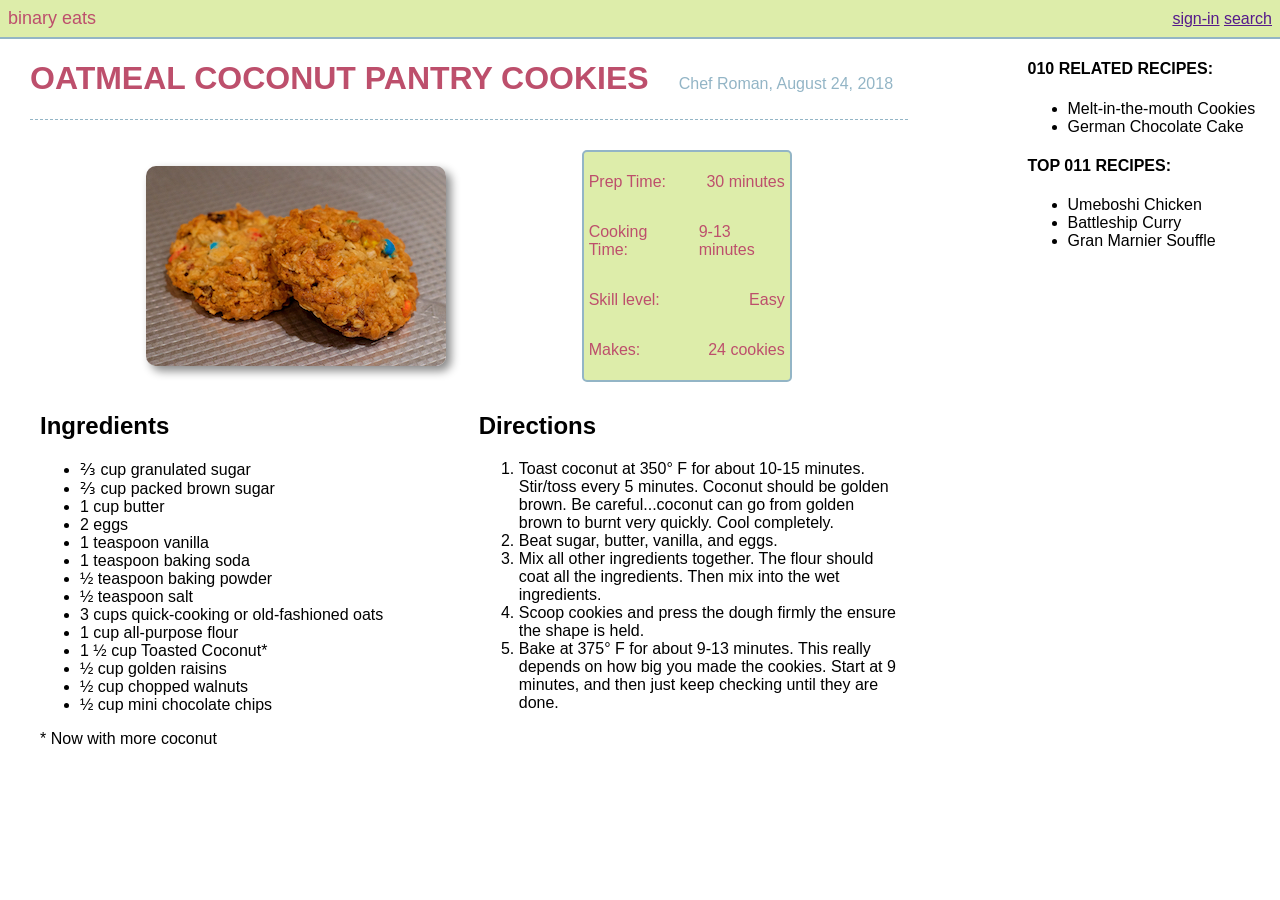
<file: in-class-04/recipe/oatmeal_cookies.html>
<!DOCTYPE html>
<html lang="en">
   <head>
      <meta charset="UTF-8">
      <title>binary eats - Oatmeal Coconut Pantry Cookies</title>
      <link href="styles.css" rel="stylesheet">
   </head>

   <body>
      <header>
         <div class="logo">binary eats</div>
         <div>
            <a href="">sign-in</a>
            <a href="">search</a>
         </div>
      </header>
      <div class="content">
         <div class="main-content">
            <div class="title">
               <h1>OATMEAL COCONUT PANTRY COOKIES</h1>
               <p>Chef Roman, August 24, 2018</p>
            </div>
            <div class="summary">
               <img src="oatmealCookie_small.jpg" alt="Photo of two of the world's best oatmeal cookies">
               <div>
                  <div>
                     <p>Prep Time:</p>
                     <p>30 minutes</p>
                  </div>
                  <div>
                     <p>Cooking Time:</p>
                     <p>9-13 minutes</p>
                  </div>
                  <div>
                     <p>Skill level:</p>
                     <p>Easy</p>
                  </div>
                  <div>
                     <p>Makes:</p>
                     <p>24 cookies</p>
                  </div>
               </div>
            </div>
            <div class="ingredients">
               <h2>Ingredients</h2>
                  <ul>
                  <li>⅔ cup granulated sugar</li>
                  <li>⅔ cup packed brown sugar</li>
                  <li>1 cup butter</li>
                  <li>2 eggs</li>
                  <li>1 teaspoon vanilla</li>
                  <li>1 teaspoon baking soda</li>
                  <li>½ teaspoon baking powder</li>
                  <li>½ teaspoon salt</li>
                  <li>3 cups quick-cooking or old-fashioned oats</li>
                  <li>1 cup all-purpose flour</li>
                  <li>1 ½ cup Toasted Coconut*</li>
                  <li>½ cup golden raisins</li>
                  <li>½ cup chopped walnuts</li>
                  <li>½ cup mini chocolate chips</li>
               </ul>
               <p>* Now with more coconut</p>
            </div>
            <div class="directions">
               <h2>Directions</h2>
               <ol>
                  <li>Toast coconut at 350° F for about 10-15 minutes. Stir/toss every 5 minutes. Coconut should be golden brown. Be careful...coconut can go from golden brown to burnt very quickly. Cool completely.</li>
                  <li>Beat sugar, butter, vanilla, and eggs.</li>
                  <li>Mix all other ingredients together. The flour should coat all the ingredients. Then mix into the wet ingredients.</li>
                  <li>Scoop cookies and press the dough firmly the ensure the shape is held.</li>
                  <li>Bake at 375° F for about 9-13 minutes. This really depends on how big you made the cookies. Start at 9 minutes, and then just keep checking until they are done.</li>
               </ol>
            </div>
         </div>
         <div class="related-content">
            <div>
               <h4>010 RELATED RECIPES:</h4>
               <ul>
                  <li>Melt-in-the-mouth Cookies</li>
                  <li>German Chocolate Cake</li>
               </ul>
            </div>
            <div>
               <h4>TOP 011 RECIPES:</h4>
               <ul>
                  <li>Umeboshi Chicken</li>
                  <li>Battleship Curry</li>
                  <li>Gran Marnier Souffle</li>
               </ul>
            </div>
         </div>
      </div>
   </body>
</html>
</file>
<file: coursework-02/css/styles.css>
/* General Page Styles */

* {
    box-sizing: border-box;
  }
  
  body {
    margin: 0;
    background-color: #f4f6f8;
    color: #1f2933;
    font-family: Arial, Helvetica, sans-serif;
    line-height: 1.6;
  }
  
  /* Header and Navigation */
  
  header {
    background-color: #12355b;
    color: white;
    padding: 20px;
    text-align: center;
  }
  
  header > p {
    margin-top: 0;
    font-size: 1.5rem;
    font-weight: bold;
  }
  
  header nav a {
    display: inline-block;
    margin: 5px 10px;
    color: white;
    font-weight: bold;
    text-decoration: none;
  }
  
  header nav a:hover,
  header nav a:focus {
    color: #ffd166;
    text-decoration: underline;
  }
  
  /* Main Content */
  
  main {
    width: 90%;
    max-width: 1000px;
    margin: 30px auto;
    padding: 30px;
    background-color: white;
    border-radius: 8px;
  }
  
  h1 {
    color: #12355b;
    text-align: center;
  }
  
  h2 {
    color: #1d5d9b;
  }
  
  h3 {
    color: #2878bd;
  }
  
  section,
  article,
  aside {
    margin-bottom: 30px;
  }
  
  article {
    padding: 20px;
    border: 1px solid #d5dce3;
    border-radius: 8px;
  }
  
  aside {
    padding: 20px;
    background-color: #edf4fa;
    border-left: 5px solid #1d5d9b;
  }
  
  /* Links */
  
  main a {
    color: #0056b3;
  }
  
  main a:hover,
  main a:focus {
    color: #8b3d00;
  }
  
  /* Images and Multimedia */
  
  img {
    display: block;
    width: 100%;
    max-width: 500px;
    height: auto;
    margin: 20px auto;
    border-radius: 8px;
  }
  
  iframe {
    display: block;
    width: 100%;
    max-width: 560px;
    margin: 20px auto;
    border: 0;
  }
  
  /* Lists */
  
  li {
    margin-bottom: 8px;
  }
  
  /* Table */
  
  table {
    width: 100%;
    margin-top: 20px;
    border-collapse: collapse;
  }
  
  caption {
    margin-bottom: 10px;
    font-size: 1.1rem;
    font-weight: bold;
  }
  
  th,
  td {
    padding: 12px;
    border: 1px solid #aeb8c2;
    text-align: left;
  }
  
  th {
    background-color: #12355b;
    color: white;
  }
  
  tbody tr:nth-child(even) {
    background-color: #edf4fa;
  }
  
  /* Quote */
  
  blockquote {
    margin: 0;
    font-style: italic;
  }
  
  /* Footer */
  
  footer {
    padding: 20px;
    background-color: #12355b;
    color: white;
    text-align: center;
  }
  
  footer a {
    color: #ffd166;
  }
  
  /* Mobile Layout */
  
  @media (max-width: 600px) {
    main {
      width: 95%;
      padding: 20px;
    }
  
    header nav a {
      display: block;
    }
  
    table {
      font-size: 0.85rem;
    }
  
    th,
    td {
      padding: 7px;
    }
  }
</file>
<file: homework-01/styles.css>
/* colors */

:root {
    --navy: #102a43;
    --text: #17233b;
    --muted: #43526a;
    --teal: #087f8c;
    --light-teal: #bfe8e3;
    --soft-teal: #e9f5f3;
    --warm-white: #f7f6f2;
    --white: #ffffff;
    --border: #d6dde5;
}

/* basic page setup */

* {
    box-sizing: border-box;
}

html {
    scroll-behavior: smooth;
}

body {
    margin: 0;
    color: var(--text);
    background-color: var(--warm-white);
    font-family: Arial, Helvetica, sans-serif;
    line-height: 1.7;
}

main {
    overflow: hidden;
}

img {
    display: block;
    max-width: 100%;
}

a {
    transition:
        color 0.2s ease,
        background-color 0.2s ease,
        border-color 0.2s ease;
}

a:focus-visible {
    outline: 3px solid #f4b942;
    outline-offset: 4px;
}

/* skip link */

.skip-link {
    position: fixed;
    top: 1rem;
    left: 1rem;
    z-index: 20;
    padding: 0.75rem 1rem;
    color: var(--white);
    background-color: var(--teal);
    font-weight: 700;
    text-decoration: none;
    transform: translateY(-200%);
}

.skip-link:focus {
    transform: translateY(0);
}

/* top nav */

.site-header {
    position: sticky;
    top: 0;
    z-index: 10;
    border-bottom: 3px solid var(--teal);
    background-color: var(--navy);
}

.navbar {
    display: flex;
    align-items: center;
    justify-content: space-between;
    width: min(1100px, 90%);
    min-height: 72px;
    margin: 0 auto;
}

.site-name {
    color: var(--white);
    font-size: 1.2rem;
    font-weight: 700;
    letter-spacing: 0.02rem;
    text-decoration: none;
}

.nav-links {
    display: flex;
    gap: 1.5rem;
    margin: 0;
    padding: 0;
    list-style: none;
}

.nav-links a {
    padding: 0.4rem 0;
    border-bottom: 2px solid transparent;
    color: var(--white);
    font-weight: 700;
    text-decoration: none;
}

.nav-links a:hover,
.nav-links a:focus {
    border-color: #5eead4;
    color: #5eead4;
}

/* intro */

.hero {
    position: relative;
    display: grid;
    grid-template-columns: 1.4fr 0.8fr;
    align-items: center;
    gap: 4rem;
    width: min(1100px, 90%);
    min-height: 620px;
    margin: 0 auto;
    padding: 5rem 0;
}

.hero::before {
    position: absolute;
    top: 50%;
    right: -22%;
    z-index: -1;
    width: 520px;
    height: 520px;
    border-radius: 50%;
    background-color: var(--soft-teal);
    content: "";
    transform: translateY(-50%);
}

.eyebrow {
    margin-bottom: 0.75rem;
    color: var(--teal);
    font-size: 0.9rem;
    font-weight: 700;
    letter-spacing: 0.08rem;
    text-transform: uppercase;
}

.hero h1 {
    max-width: 700px;
    margin: 0;
    color: var(--navy);
    font-size: clamp(2.7rem, 7vw, 5.2rem);
    line-height: 1.05;
    letter-spacing: -0.12rem;
}

.hero-description {
    max-width: 650px;
    margin: 1.5rem 0 2rem;
    color: var(--muted);
    font-size: 1.15rem;
}

.hero-links {
    display: flex;
    flex-wrap: wrap;
    gap: 1rem;
}

.primary-link,
.secondary-link {
    display: inline-block;
    padding: 0.8rem 1.2rem;
    border: 2px solid var(--teal);
    border-radius: 0.4rem;
    font-weight: 700;
    text-decoration: none;
}

.primary-link {
    color: var(--white);
    background-color: var(--teal);
}

.secondary-link {
    color: var(--teal);
    background-color: transparent;
}

.primary-link:hover,
.primary-link:focus {
    border-color: var(--navy);
    background-color: var(--navy);
}

.secondary-link:hover,
.secondary-link:focus {
    color: var(--white);
    background-color: var(--teal);
}

.profile-container {
    position: relative;
}

.profile-photo {
    width: 320px;
    aspect-ratio: 4 / 5;
    margin-left: auto;
    border: 8px solid var(--white);
    border-radius: 1rem;
    object-fit: cover;
    box-shadow: 16px 16px 0 var(--light-teal);
}

/* page sections */

.page-section {
    width: min(1100px, 90%);
    margin: 0 auto;
    padding: 5rem 0;
    border-top: 1px solid var(--border);
    scroll-margin-top: 72px;
}

.page-section h2 {
    color: var(--navy);
    font-size: clamp(2rem, 4vw, 2.7rem);
    line-height: 1.2;
}

.section-heading {
    margin-bottom: 2.5rem;
}

.section-label {
    margin: 0 0 0.4rem;
    color: var(--teal);
    font-size: 0.85rem;
    font-weight: 700;
    letter-spacing: 0.08rem;
    text-transform: uppercase;
}

.section-heading h2 {
    margin: 0;
}

.section-description {
    max-width: 700px;
    color: var(--muted);
}

/* about */

.about-grid {
    display: grid;
    grid-template-columns: 1.6fr 0.8fr;
    gap: 3rem;
    align-items: start;
}

.about-content p {
    color: var(--muted);
}

.about-intro {
    margin-top: 0;
    color: var(--text);
    font-size: 1.2rem;
    font-weight: 700;
}

.focus-box {
    padding: 1.5rem;
    border-left: 5px solid var(--teal);
    background-color: var(--soft-teal);
}

.focus-box h3 {
    margin-top: 0;
    color: var(--navy);
}

.focus-box ul {
    margin-bottom: 0;
    padding-left: 1.25rem;
}

.focus-box li::marker {
    color: var(--teal);
}

.education-list {
    margin-top: 3.5rem;
    border-top: 1px solid var(--border);
}

.education-item {
    display: grid;
    grid-template-columns: 160px 1fr;
    gap: 2rem;
    padding: 2rem 0;
    border-bottom: 1px solid var(--border);
}

.education-year {
    margin: 0;
    color: var(--teal);
    font-weight: 700;
}

.education-item h3 {
    margin: 0;
    color: var(--navy);
}

.education-item p {
    color: var(--muted);
}

.school-name {
    margin: 0.25rem 0;
    font-weight: 700;
}

/* experience */

.experience-list {
    border-top: 1px solid var(--border);
}

.experience-item {
    display: grid;
    grid-template-columns: 120px 1fr;
    gap: 2rem;
    padding: 2rem 0;
    border-bottom: 1px solid var(--border);
}

.experience-date span {
    display: inline-block;
    padding: 0.35rem 0.75rem;
    border: 2px solid var(--teal);
    color: var(--teal);
    font-weight: 700;
}

.experience-content h3 {
    margin: 0.2rem 0 0.75rem;
    color: var(--navy);
}

.experience-company {
    margin: 0;
    color: var(--teal);
    font-size: 0.9rem;
    font-weight: 700;
    letter-spacing: 0.05rem;
    text-transform: uppercase;
}

.experience-content > p:last-child {
    max-width: 750px;
    margin-bottom: 0;
    color: var(--muted);
}

/* coursework */

.course-grid {
    display: grid;
    grid-template-columns: repeat(2, 1fr);
    gap: 1.5rem;
}

.course-card {
    padding: 2rem;
    border: 1px solid var(--border);
    border-top: 5px solid var(--teal);
    border-radius: 0.5rem;
    background-color: var(--white);
    transition:
        border-color 0.2s ease,
        background-color 0.2s ease;
}

.course-card:hover {
    border-color: var(--teal);
    background-color: #fbfffe;
}

.course-number {
    margin: 0;
    color: var(--teal);
    font-size: 0.85rem;
    font-weight: 700;
    letter-spacing: 0.08rem;
}

.course-card h3 {
    margin: 0.5rem 0;
    color: var(--navy);
    font-size: 1.35rem;
}

.course-card > p:not(.course-number) {
    color: var(--muted);
}

.assignment-list {
    margin: 1.25rem 0 0;
    padding-left: 1.25rem;
}

.assignment-list li {
    margin: 0.5rem 0;
}

.assignment-list li::marker {
    color: var(--teal);
}

.assignment-list a {
    color: var(--teal);
    font-weight: 700;
}

.assignment-list a:hover,
.assignment-list a:focus {
    color: var(--navy);
}

/* interests */

.interest-grid {
    display: grid;
    grid-template-columns: repeat(3, 1fr);
    gap: 1.5rem;
}

.interest-card {
    padding: 2rem;
    border: 1px solid transparent;
    border-bottom: 5px solid var(--teal);
    background-color: var(--soft-teal);
    transition:
        border-color 0.2s ease,
        background-color 0.2s ease;
}

.interest-card:hover {
    border-color: var(--teal);
    background-color: var(--white);
}

.interest-icon {
    margin: 0;
    color: var(--teal);
    font-size: 0.85rem;
    font-weight: 700;
    letter-spacing: 0.08rem;
}

.interest-card h3 {
    margin: 0.5rem 0;
    color: var(--navy);
}

.interest-card p:last-child {
    margin-bottom: 0;
    color: var(--muted);
}

/* contact */

.contact-section {
    display: grid;
    grid-template-columns: 0.8fr 1.2fr;
    gap: 4rem;
    align-items: start;
}

.contact-intro h2 {
    margin: 0;
}

.contact-intro > p:last-child {
    color: var(--muted);
}

.contact-links {
    display: grid;
    gap: 1rem;
}

.contact-link {
    display: flex;
    align-items: center;
    justify-content: space-between;
    gap: 1rem;
    padding: 1.25rem;
    border: 1px solid var(--border);
    border-left: 5px solid var(--teal);
    color: var(--text);
    background-color: var(--white);
    text-decoration: none;
}

.contact-link span {
    color: var(--teal);
    font-weight: 700;
}

.contact-link:hover,
.contact-link:focus {
    border-color: var(--teal);
    background-color: var(--soft-teal);
}

/* footer */

footer {
    padding: 2.5rem 5%;
    color: var(--white);
    text-align: center;
    background-color: var(--navy);
}

footer p {
    margin-top: 0;
}

footer a {
    color: #5eead4;
    font-weight: 700;
}

footer a:hover,
footer a:focus {
    color: var(--white);
}

/* tablet */

@media (max-width: 850px) {
    .navbar {
        flex-direction: column;
        justify-content: center;
        gap: 0.75rem;
        padding: 1rem 0;
    }

    .nav-links {
        flex-wrap: wrap;
        justify-content: center;
        gap: 0.75rem 1.25rem;
    }

    .hero {
        grid-template-columns: 1fr;
        gap: 3rem;
        padding: 4rem 0;
        text-align: center;
    }

    .hero::before {
        top: auto;
        right: 50%;
        bottom: -15%;
        width: 400px;
        height: 400px;
        transform: translateX(50%);
    }

    .hero-description {
        margin-right: auto;
        margin-left: auto;
    }

    .hero-links {
        justify-content: center;
    }

    .profile-photo {
        width: min(320px, 85%);
        margin: 0 auto;
    }

    .about-grid,
    .contact-section {
        grid-template-columns: 1fr;
        gap: 2rem;
    }

    .course-grid {
        grid-template-columns: 1fr;
    }

    .interest-grid {
        grid-template-columns: repeat(2, 1fr);
    }

    .page-section {
        scroll-margin-top: 150px;
    }
}

/* phone */

@media (max-width: 600px) {
    .navbar {
        width: 92%;
    }

    .nav-links {
        gap: 0.5rem 1rem;
        font-size: 0.92rem;
    }

    .hero {
        width: 88%;
        min-height: auto;
        padding: 3.5rem 0;
    }

    .hero h1 {
        font-size: 2.8rem;
        letter-spacing: -0.05rem;
    }

    .hero-description {
        font-size: 1rem;
    }

    .hero-links {
        flex-direction: column;
    }

    .primary-link,
    .secondary-link {
        width: 100%;
        text-align: center;
    }

    .profile-photo {
        box-shadow: 10px 10px 0 var(--light-teal);
    }

    .page-section {
        width: 88%;
        padding: 3.5rem 0;
        scroll-margin-top: 180px;
    }

    .about-intro {
        font-size: 1.1rem;
    }

    .education-item,
    .experience-item {
        grid-template-columns: 1fr;
        gap: 0.5rem;
    }

    .course-card,
    .interest-card {
        padding: 1.5rem;
    }

    .interest-grid {
        grid-template-columns: 1fr;
    }

    .contact-link {
        align-items: flex-start;
        flex-direction: column;
    }

    .contact-link strong {
        overflow-wrap: anywhere;
    }
}

/* less motion */

@media (prefers-reduced-motion: reduce) {
    html {
        scroll-behavior: auto;
    }

    a,
    .course-card,
    .interest-card {
        transition: none;
    }
}
</file>
<file: homework-02/styles.css>
/*
    Name: Keny Nguyen
    Section: Web Programming
    Description: Main styles for the TMNT movie review page
    Contents: Banner, movie layout, reviews, overview, and responsive rules
*/

* {
    box-sizing: border-box;
}

body {
    margin: 0;
    padding: 0;
    background-color: #ffffff;
    background-image: url("images/background.png");
    font-family: Verdana, Tahoma, sans-serif;
    font-size: 8pt;
    color: #000000;
}

/* top banner */

.page-banner {
    width: 100%;
    height: 50px;
    overflow: hidden;
    background-image: url("images/bannerbackground.png");
    background-repeat: repeat-x;
    text-align: center;
}

.page-banner img {
    display: block;
    width: 974px;
    height: 50px;
    margin: 0 auto;
}

/* page heading */

main > h1 {
    margin: 20px 0;
    text-align: center;
    font-family: Tahoma, Verdana, sans-serif;
    font-size: 24pt;
    font-weight: bold;
}

/* fallback layout */

.movie-review {
    display: flex;
    flex-wrap: wrap;
    width: 800px;
    margin: 0 auto 40px;
    overflow: hidden;
    border: 4px solid gray;
    background-color: transparent;
}

.rating-section,
.reviews {
    width: 542px;
}

.movie-overview {
    width: 250px;
}

.review-counter {
    width: 100%;
}

/* desktop grid */

.movie-review {
    display: grid;
    grid-template-areas:
        "rating overview"
        "reviews overview"
        "counter counter";
    grid-template-columns: minmax(0, 1fr) 250px;
    grid-template-rows: auto 1fr auto;
}

.rating-section {
    grid-area: rating;
}

.reviews {
    grid-area: reviews;
}

.movie-overview {
    grid-area: overview;
}

.review-counter {
    grid-area: counter;
}

/* rating header */

.rating-section {
    display: flex;
    min-width: 0;
    height: 83px;
    overflow: hidden;
    background-image: url("images/rottenbackground.png");
    background-repeat: repeat-x;
}

.rating-section > img {
    flex: 0 0 98px;
    width: 98px;
    height: 83px;
}

.rating-details {
    display: flex;
    min-width: 0;
    align-items: center;
    gap: 8px;
    padding-right: 8px;
}

.rating-score {
    color: red;
    font-size: 48pt;
    font-weight: bold;
    line-height: 1;
}

.review-total {
    color: white;
    font-size: 8pt;
    white-space: nowrap;
}

/* review columns */

.reviews {
    display: grid;
    grid-template-columns: repeat(2, 47%);
    justify-content: space-between;
    align-content: start;
    column-gap: 2%;
    padding: 2%;
}

.review {
    min-width: 0;
    margin-bottom: 20px;
}

.review-quote {
    min-height: 0;
    margin: 0;
    padding: 8px;
    overflow: auto;
    border: 2px solid gray;
    background-color: #e1d697;
    font-size: 8pt;
    font-weight: bold;
}

.review-quote img {
    float: left;
    width: 25px;
    height: 25px;
    margin-right: 5px;
}

.review-quote p {
    margin: 0;
    line-height: 1.35;
}

/* reviewer metadata */

.reviewer {
    display: flex;
    align-items: flex-start;
    gap: 5px;
    margin-top: 8px;
}

.reviewer img {
    flex: 0 0 35px;
    width: 35px;
    height: 33px;
}

.reviewer p {
    margin: 0;
    line-height: 1.3;
}

.reviewer cite {
    font-style: italic;
}

/* movie overview */

.movie-overview {
    padding: 10px;
    overflow: hidden;
    background-color: #a2b964;
    font-family: Arial, sans-serif;
    font-size: 8pt;
}

.overview-image {
    display: block;
    width: 250px;
    height: 412px;
    margin: -10px -10px 10px;
}

.movie-overview dl {
    margin: 0;
}

.movie-overview dt {
    margin-top: 10px;
    font-weight: bold;
    text-transform: uppercase;
}

.movie-overview dt:first-child {
    margin-top: 0;
}

.movie-overview dd {
    margin-left: 40px;
    line-height: 1.3;
}

.movie-overview a {
    color: #0000cc;
}

.movie-overview a:hover,
.movie-overview a:focus-visible {
    color: #5b005b;
}

/* review counter */

.review-counter {
    padding: 5px;
    background-color: #a2b964;
    text-align: center;
}

.review-counter p {
    margin: 0;
}

/* validator links */

.validators {
    position: fixed;
    right: 8px;
    bottom: 8px;
    display: flex;
    gap: 6px;
    z-index: 10;
}

.validators a {
    padding: 6px 9px;
    border: 1px solid #4d612f;
    border-radius: 4px;
    background-color: #a2b964;
    color: #172500;
    font-weight: bold;
    text-decoration: none;
    opacity: 0.85;
}

.validators a:hover,
.validators a:focus-visible {
    background-color: #e1d697;
    opacity: 1;
}

a:focus-visible {
    outline: 3px solid #0000cc;
    outline-offset: 2px;
}

/* mobile layout */

@media screen and (max-width: 700px) {
    .page-banner img {
        width: 100%;
        height: 50px;
        object-fit: cover;
    }

    main > h1 {
        margin: 16px 10px;
        font-size: 21pt;
    }

    .movie-review {
        width: calc(100% - 20px);
        margin-bottom: 70px;
        grid-template-areas:
            "rating"
            "reviews"
            "overview"
            "counter";
        grid-template-columns: minmax(0, 1fr);
        grid-template-rows: auto;
    }

    .rating-section,
    .reviews,
    .movie-overview,
    .review-counter {
        width: 100%;
        min-width: 0;
    }

    .reviews {
        grid-template-columns: minmax(0, 1fr);
        gap: 0;
        padding: 12px;
    }

    .review {
        width: 100%;
        margin-bottom: 16px;
    }

    .review-quote {
        overflow-wrap: anywhere;
    }

    .movie-overview {
        padding: 10px;
    }

    .overview-image {
        width: 250px;
        max-width: 100%;
        height: auto;
        margin: -10px auto 10px;
    }

    .validators {
        right: 5px;
        bottom: 5px;
    }

    .validators a {
        padding: 5px 7px;
        font-size: 7pt;
    }
}

@media screen and (max-width: 420px) {
    .rating-section > img {
        flex-basis: 82px;
        width: 82px;
        object-fit: cover;
        object-position: left;
    }

    .rating-details {
        gap: 5px;
    }

    .rating-score {
        font-size: 36pt;
    }

    .review-total {
        white-space: normal;
    }

    .movie-overview dd {
        margin-left: 20px;
    }
}
</file>
<file: homework-02/print.css>
/*
    Name: Keny Nguyen
    Section: Web Programming
    Description: Print styles for the TMNT movie review page
    Contents: Printable review layout without navigation or backgrounds
*/

@page {
    margin: 0.5in;
}

* {
    box-sizing: border-box;
}

body {
    margin: 0;
    padding: 0;
    background: white;
    color: black;
    font-family: Georgia, "Times New Roman", serif;
    font-size: 10pt;
}

.page-banner,
.validators {
    display: none;
}

main > h1 {
    margin: 0 0 16px;
    text-align: center;
    font-size: 22pt;
}

.movie-review {
    display: block;
    width: 100%;
    margin: 0;
    overflow: visible;
    border: 2px solid black;
}

.rating-section {
    display: flex;
    width: 100%;
    height: auto;
    min-height: 83px;
    border-bottom: 1px solid black;
    background: white;
}

.rating-section > img {
    width: 98px;
    height: 83px;
}

.rating-details {
    display: flex;
    align-items: center;
    gap: 10px;
}

.rating-score {
    color: black;
    font-size: 36pt;
}

.review-total {
    color: black;
}

.reviews {
    display: grid;
    width: 100%;
    grid-template-columns: repeat(2, minmax(0, 1fr));
    gap: 14px;
    padding: 14px;
}

.review {
    margin: 0;
    break-inside: avoid;
}

.review-quote {
    padding: 8px;
    overflow: visible;
    border: 1px solid black;
    background: white;
}

.review-quote img {
    float: left;
    margin-right: 5px;
}

.reviewer {
    display: flex;
    gap: 5px;
    margin-top: 6px;
}

.movie-overview {
    width: 100%;
    padding: 14px;
    border-top: 1px solid black;
    background: white;
    break-before: page;
}

.overview-image {
    display: block;
    width: 200px;
    height: auto;
    margin: 0 auto 14px;
}

.movie-overview dt {
    margin-top: 8px;
    font-weight: bold;
}

.movie-overview dd {
    margin-left: 24px;
}

.movie-overview a {
    color: black;
    text-decoration: underline;
}

.review-counter {
    width: 100%;
    padding: 5px;
    border-top: 1px solid black;
    background: white;
    text-align: center;
}

.review-counter p {
    margin: 0;
}
</file>
<file: in-class-06/haunted-harvest.css>
/*
    Name: Keny Nguyen
    Category: Graduate
    Assignment: In-Class Activity 06
    Description: Responsive and animated Haunted Harvest styles
*/

/* halloween colors */

:root {
    --pumpkin: #ff7518;
    --candy-purple: #5a189a;
    --spider-black: #1a1423;
    --slime-green: #8ac926;
    --ghost-white: #f6f2f8;
    --candle-glow: #ffd60a;
    --night-blue: #100d2b;
    --storm-blue: #272255;
    --grave-gray: #777583;
    --fog: rgba(246, 242, 248, 0.25);
    --panel: rgba(26, 20, 35, 0.88);
    --radius: 1rem;
}

/* base styles */

* {
    box-sizing: border-box;
}

html {
    scroll-behavior: smooth;
}

body {
    min-width: 0;
    margin: 0;
    overflow-x: hidden;
    background: var(--spider-black);
    color: var(--ghost-white);
    font-family: "Segoe UI", Arial, sans-serif;
    line-height: 1.6;
}

a {
    color: var(--candle-glow);
}

a:hover {
    color: var(--slime-green);
}

a:focus-visible,
button:focus-visible {
    outline: 4px solid var(--candle-glow);
    outline-offset: 4px;
}

.skip-link {
    position: fixed;
    top: 0.75rem;
    left: 0.75rem;
    z-index: 100;
    padding: 0.7rem 1rem;
    border-radius: 0.5rem;
    background: var(--ghost-white);
    color: var(--spider-black);
    font-weight: 700;
    transform: translateY(-200%);
}

.skip-link:focus {
    transform: translateY(0);
}

/* header */

.site-header {
    position: relative;
    z-index: 20;
    padding: 1.5rem 1rem;
    border-bottom: 3px solid var(--pumpkin);
    background:
        radial-gradient(
            circle at top,
            rgba(90, 24, 154, 0.6),
            transparent 55%
        ),
        var(--spider-black);
    text-align: center;
}

.header-content {
    width: min(100%, 62rem);
    margin: 0 auto;
}

.eyebrow,
.chapter-label {
    margin: 0 0 0.35rem;
    color: var(--slime-green);
    font-size: 0.8rem;
    font-weight: 800;
    letter-spacing: 0.16em;
    text-transform: uppercase;
}

h1,
h2,
h3,
p {
    overflow-wrap: anywhere;
}

h1 {
    margin: 0;
    color: var(--candle-glow);
    font-family: Georgia, "Times New Roman", serif;
    font-size: clamp(2rem, 8vw, 4.5rem);
    line-height: 1.1;
    text-shadow:
        0 0 8px var(--pumpkin),
        3px 3px 0 var(--candy-purple);
    animation: titleGlow 3s ease-in-out infinite;
}

.intro {
    max-width: 44rem;
    margin: 1rem auto;
    color: var(--ghost-white);
}

.scene-navigation {
    display: flex;
    flex-wrap: wrap;
    justify-content: center;
    gap: 0.75rem;
    margin-top: 1.25rem;
}

.scene-navigation a,
.scene-card a {
    display: inline-block;
    padding: 0.7rem 1rem;
    border: 2px solid var(--pumpkin);
    border-radius: 999px;
    background: var(--candy-purple);
    color: var(--ghost-white);
    font-weight: 800;
    text-decoration: none;
    transition:
        background-color 180ms ease,
        color 180ms ease,
        transform 180ms ease;
}

.scene-navigation a:hover,
.scene-navigation a:focus-visible,
.scene-card a:hover,
.scene-card a:focus-visible {
    background: var(--pumpkin);
    color: var(--spider-black);
    transform: translateY(-2px);
}

/* css-only navigation */

.scene {
    display: none;
}

.scenes:not(:has(.scene:target)) .scene:first-child {
    display: grid;
}

.scene:target {
    display: grid;
}

/* shared scenes */

.scene {
    position: relative;
    isolation: isolate;
    min-height: 46rem;
    overflow: hidden;
    grid-template-rows: auto 1fr auto;
    padding: 1.25rem;
}

.scene-heading {
    position: relative;
    z-index: 12;
    width: min(100%, 46rem);
    margin: 0 auto;
    padding: 1rem;
    border: 1px solid rgba(246, 242, 248, 0.25);
    border-radius: var(--radius);
    background: var(--panel);
    text-align: center;
    backdrop-filter: blur(6px);
}

.scene-heading h2 {
    margin: 0;
    color: var(--pumpkin);
    font-family: Georgia, "Times New Roman", serif;
    font-size: clamp(1.7rem, 6vw, 3rem);
}

.scene-heading p:last-child {
    margin-bottom: 0;
}

.scene-card {
    position: relative;
    z-index: 14;
    align-self: end;
    width: min(100%, 34rem);
    margin: 1rem auto 0;
    padding: 1.1rem;
    border: 2px solid var(--pumpkin);
    border-radius: var(--radius);
    background: var(--panel);
    text-align: center;
    box-shadow: 0 1rem 2rem rgba(0, 0, 0, 0.35);
    backdrop-filter: blur(8px);
}

.scene-card h3 {
    margin: 0;
    color: var(--candle-glow);
    font-family: Georgia, "Times New Roman", serif;
    font-size: 1.4rem;
}

.scene-card p {
    margin: 0.65rem 0 1rem;
}

/* shared sky */

.sky,
.graveyard-sky,
.flight-sky {
    position: absolute;
    inset: 0;
    z-index: 1;
    overflow: hidden;
}

.moon,
.graveyard-moon,
.giant-moon {
    position: absolute;
    top: 7rem;
    right: 8%;
    width: clamp(6rem, 25vw, 12rem);
    aspect-ratio: 1;
    border-radius: 50%;
    background:
        radial-gradient(
            circle at 35% 30%,
            var(--ghost-white),
            var(--candle-glow) 65%,
            #ff9f1c
        );
    box-shadow:
        0 0 2rem rgba(255, 214, 10, 0.75),
        0 0 5rem rgba(255, 214, 10, 0.25);
    animation: moonPulse 5s ease-in-out infinite;
}

.cloud,
.storm-cloud,
.flight-cloud {
    position: absolute;
    width: 13rem;
    height: 3.2rem;
    border-radius: 999px;
    background: rgba(246, 242, 248, 0.18);
    box-shadow:
        3rem -1rem 0 rgba(246, 242, 248, 0.14),
        6rem 0.3rem 0 rgba(246, 242, 248, 0.12);
}

/* town square */

.town-scene {
    background:
        linear-gradient(
            to bottom,
            #09071b 0%,
            #1c1641 48%,
            #30204a 65%,
            #15111e 100%
        );
}

.cloud-one {
    top: 10rem;
    left: -2rem;
    animation: cloudDrift 18s ease-in-out infinite alternate;
}

.cloud-two {
    top: 16rem;
    right: -3rem;
    animation: cloudDriftReverse 22s ease-in-out infinite alternate;
}

.bat,
.witch {
    position: absolute;
    z-index: 3;
    font-size: 2rem;
}

.bat {
    transform-origin: center;
}

.bat-one {
    top: 9rem;
    left: 12%;
    animation: batFlight 7s ease-in-out infinite;
}

.bat-two {
    top: 13rem;
    left: 28%;
    animation: batFlight 5.5s ease-in-out 0.8s infinite;
}

.bat-three {
    top: 8rem;
    right: 16%;
    animation: batFlight 6.5s ease-in-out 1.5s infinite;
}

.witch {
    top: 17rem;
    left: -6rem;
    font-size: 3.2rem;
    animation: witchCrossing 15s linear infinite;
}

.town-buildings {
    position: absolute;
    right: 0;
    bottom: 11rem;
    left: 0;
    z-index: 3;
    display: grid;
    grid-template-columns: repeat(2, minmax(8rem, 15rem));
    justify-content: space-around;
    align-items: end;
    padding: 0 1rem;
}

.building {
    position: relative;
    height: 13rem;
    border: 4px solid #09070d;
    background: #30263b;
    box-shadow: 0 0 1.2rem rgba(0, 0, 0, 0.65);
}

.roof {
    position: absolute;
    top: -4rem;
    left: -1rem;
    width: calc(100% + 2rem);
    height: 4rem;
    background: #0d0a12;
    clip-path: polygon(50% 0, 100% 100%, 0 100%);
}

.window,
.shop-window {
    position: absolute;
    top: 3rem;
    width: 2.6rem;
    height: 3rem;
    border: 3px solid #100d12;
    background: var(--candle-glow);
    box-shadow: 0 0 1rem var(--pumpkin);
    animation: windowFlicker 2.8s ease-in-out infinite;
}

.window-one {
    left: 1.2rem;
}

.window-two {
    right: 1.2rem;
    animation-delay: 0.7s;
}

.door,
.shop-door {
    position: absolute;
    bottom: 0;
    left: 50%;
    width: 3rem;
    height: 5rem;
    border: 3px solid #09070d;
    background: #170f22;
    transform: translateX(-50%);
}

.candy-shop {
    background: #4a244e;
}

.shop-sign {
    display: block;
    margin: 1rem;
    padding: 0.3rem;
    background: var(--pumpkin);
    color: var(--spider-black);
    font-weight: 900;
    text-align: center;
}

.shop-window {
    top: 4.5rem;
    left: 1rem;
    width: calc(100% - 2rem);
}

.town-ground,
.graveyard-ground {
    position: absolute;
    right: 0;
    bottom: 0;
    left: 0;
    z-index: 6;
    height: 12rem;
    border-top: 5px solid #0a080d;
    background:
        repeating-linear-gradient(
            100deg,
            #18121d 0,
            #18121d 2rem,
            #211829 2rem,
            #211829 4rem
        );
}

.pumpkin-row {
    position: absolute;
    top: -2rem;
    left: 5%;
    display: flex;
    gap: 0.3rem;
    font-size: 2.4rem;
}

.pumpkin {
    animation: pumpkinFlicker 2.5s ease-in-out infinite;
}

.pumpkin-two {
    animation-delay: 0.5s;
}

.pumpkin-three {
    animation-delay: 1s;
}

.trick-or-treaters {
    position: absolute;
    top: 1.5rem;
    left: -12rem;
    display: flex;
    align-items: end;
    gap: 0.3rem;
    font-size: 2.7rem;
    animation: peopleWalk 18s linear infinite;
}

.walker {
    display: inline-block;
    animation: walkBounce 0.7s ease-in-out infinite alternate;
}

.walker-two {
    animation-delay: 0.2s;
}

.walker-three {
    animation-delay: 0.4s;
}

.candy-bag {
    font-size: 1.6rem;
    animation: bagSwing 0.8s ease-in-out infinite alternate;
}

.black-cat {
    position: absolute;
    right: -5rem;
    bottom: 3rem;
    font-size: 2.5rem;
    animation: catWalk 14s linear 3s infinite;
}

.hearse {
    position: absolute;
    right: -8rem;
    bottom: 0.5rem;
    padding: 0.3rem 1rem;
    border-radius: 1rem;
    background: #080808;
    font-size: 3rem;
    filter: grayscale(1);
    animation: hearseDrive 13s linear infinite;
}

.fog-layer {
    position: absolute;
    z-index: 10;
    width: 80%;
    height: 5rem;
    border-radius: 50%;
    background: var(--fog);
    filter: blur(1rem);
    pointer-events: none;
}

.fog-one {
    bottom: 6rem;
    left: -60%;
    animation: fogDrift 15s linear infinite;
}

.fog-two {
    right: -60%;
    bottom: 1rem;
    animation: fogDriftReverse 18s linear infinite;
}

/* graveyard */

.graveyard-scene {
    background:
        linear-gradient(
            to bottom,
            #080712 0%,
            #232044 48%,
            #20232d 65%,
            #0d120e 100%
        );
}

.graveyard-moon {
    top: 8rem;
    right: auto;
    left: 7%;
    opacity: 0.8;
}

.storm-cloud {
    top: 9rem;
    right: 5%;
    background: rgba(40, 38, 58, 0.85);
    animation: cloudDriftReverse 12s ease-in-out infinite alternate;
}

.lightning {
    position: absolute;
    z-index: 3;
    width: 1rem;
    height: 8rem;
    background: var(--candle-glow);
    clip-path: polygon(
        60% 0,
        100% 0,
        65% 42%,
        100% 42%,
        20% 100%,
        42% 54%,
        0 54%
    );
    opacity: 0;
    animation: lightningFlash 6s linear infinite;
}

.lightning-one {
    top: 12rem;
    right: 22%;
}

.lightning-two {
    top: 15rem;
    right: 10%;
    height: 5rem;
    animation-delay: 2.5s;
    transform: scale(0.7);
}

.owl,
.crow {
    position: absolute;
    z-index: 5;
    font-size: 2.4rem;
}

.owl {
    top: 18rem;
    right: 12%;
    animation: owlBob 2.5s ease-in-out infinite;
}

.crow {
    top: 22rem;
    left: 18%;
    animation: crowHop 3s ease-in-out infinite;
}

.dead-tree {
    position: absolute;
    bottom: 9rem;
    left: 1rem;
    z-index: 4;
    width: 12rem;
    height: 22rem;
    transform-origin: bottom;
    animation: treeSway 5s ease-in-out infinite alternate;
}

.tree-trunk,
.branch {
    position: absolute;
    display: block;
    background: #080708;
    transform-origin: bottom;
}

.tree-trunk {
    bottom: 0;
    left: 5rem;
    width: 2.5rem;
    height: 18rem;
    border-radius: 50% 50% 0 0;
}

.branch {
    bottom: 10rem;
    left: 6rem;
    width: 1rem;
    height: 9rem;
}

.branch-one {
    transform: rotate(55deg);
}

.branch-two {
    transform: rotate(-55deg);
}

.branch-three {
    bottom: 14rem;
    transform: rotate(18deg);
}

.storyteller {
    position: absolute;
    top: 1rem;
    left: 6%;
    font-size: 3rem;
    animation: storytellerBob 2s ease-in-out infinite alternate;
}

.lantern {
    font-size: 1.8rem;
    filter: drop-shadow(0 0 0.7rem var(--candle-glow));
    animation: lanternGlow 2s ease-in-out infinite;
}

.grave {
    position: absolute;
    top: 2.5rem;
    width: 6.5rem;
    height: 7rem;
    border: 3px solid #4c4b53;
    border-radius: 50% 50% 0 0;
    background: var(--grave-gray);
    color: var(--spider-black);
    font: inherit;
    font-weight: 900;
    cursor: pointer;
    transition:
        background-color 200ms ease,
        transform 200ms ease;
}

.grave:hover,
.grave:focus-visible {
    background: #9d9ba5;
    transform: translateY(-0.4rem);
}

.grave-one {
    left: 27%;
}

.grave-two {
    left: 52%;
}

.grave-three {
    right: 4%;
}

.grave-name {
    display: block;
}

.hidden-ghost {
    position: absolute;
    right: 0;
    bottom: 5rem;
    left: 0;
    font-size: 2.5rem;
    opacity: 0;
    transform: translateY(2rem);
    transition:
        opacity 200ms ease,
        transform 200ms ease;
}

.grave:hover .hidden-ghost,
.grave:focus-visible .hidden-ghost {
    opacity: 1;
    transform: translateY(0);
}

.graveyard-cat {
    position: absolute;
    right: -5rem;
    bottom: 0.8rem;
    font-size: 2.5rem;
    animation: graveCatWalk 15s linear infinite;
}

.ghost-orb {
    position: absolute;
    width: 1rem;
    aspect-ratio: 1;
    border-radius: 50%;
    background: var(--ghost-white);
    box-shadow: 0 0 1rem var(--ghost-white);
    animation: orbFloat 4s ease-in-out infinite;
}

.orb-one {
    top: 2rem;
    left: 20%;
}

.orb-two {
    top: 5rem;
    left: 48%;
    animation-delay: 1s;
}

.orb-three {
    top: 1rem;
    right: 12%;
    animation-delay: 2s;
}

.fog-three {
    bottom: 3rem;
    left: -60%;
    animation: fogDrift 17s linear infinite;
}

/* broomstick flight */

.flight-scene {
    background:
        linear-gradient(
            to bottom,
            #080716 0%,
            #2f195f 54%,
            #241b35 72%,
            #090b0a 100%
        );
}

.giant-moon {
    top: 8rem;
    right: 5%;
    width: clamp(9rem, 35vw, 18rem);
}

.flight-cloud-one {
    top: 12rem;
    left: -2rem;
    animation: cloudDrift 14s ease-in-out infinite alternate;
}

.flight-cloud-two {
    top: 20rem;
    right: -4rem;
    animation: cloudDriftReverse 16s ease-in-out infinite alternate;
}

.flying-witch {
    position: absolute;
    top: 18rem;
    left: -12rem;
    z-index: 5;
    display: flex;
    align-items: center;
    color: var(--candle-glow);
    font-size: 3.5rem;
    animation: broomFlight 14s linear infinite;
}

.witch-rider {
    animation: riderBounce 0.9s ease-in-out infinite alternate;
}

.broom {
    margin-left: -1rem;
    color: #c47f2c;
    font-size: 5rem;
    line-height: 1;
}

.spark {
    position: absolute;
    left: -1rem;
    color: var(--candle-glow);
    font-size: 1.3rem;
    animation: sparkFade 1.2s ease-out infinite;
}

.spark-one {
    top: 0;
}

.spark-two {
    top: 2rem;
    left: -2rem;
    animation-delay: 0.4s;
}

.spark-three {
    top: 4rem;
    animation-delay: 0.8s;
}

.flying-owl {
    position: absolute;
    top: 15rem;
    left: 58%;
    z-index: 4;
    font-size: 3rem;
    animation: flyingOwl 7s ease-in-out infinite;
}

.flight-bats {
    position: absolute;
    top: 10rem;
    left: 12%;
    display: flex;
    gap: 2rem;
    font-size: 2rem;
    animation: flightBatGroup 6s ease-in-out infinite;
}

.flight-bats span {
    animation: batFlap 0.5s ease-in-out infinite alternate;
}

.flight-bats span:nth-child(2) {
    animation-delay: 0.2s;
}

.flight-bats span:nth-child(3) {
    animation-delay: 0.4s;
}

.forest {
    position: absolute;
    right: 0;
    bottom: 7rem;
    left: 0;
    z-index: 4;
    display: flex;
    justify-content: space-around;
    align-items: end;
    color: #071008;
    font-size: clamp(7rem, 20vw, 14rem);
    line-height: 0.55;
    white-space: nowrap;
}

.forest .tree:nth-child(even) {
    transform: scale(0.8);
}

.hay-wagon {
    position: absolute;
    right: -10rem;
    bottom: 5rem;
    z-index: 8;
    display: grid;
    justify-items: center;
    font-size: 3rem;
    animation: wagonDrive 17s linear infinite;
}

.wagon-riders {
    margin-bottom: -1.2rem;
    font-size: 2rem;
    animation: ridersWave 1s ease-in-out infinite alternate;
}

/* animations */

@keyframes titleGlow {
    0%,
    100% {
        filter: brightness(1);
    }

    50% {
        filter: brightness(1.35);
    }
}

@keyframes moonPulse {
    0%,
    100% {
        box-shadow:
            0 0 2rem rgba(255, 214, 10, 0.75),
            0 0 5rem rgba(255, 214, 10, 0.25);
    }

    50% {
        box-shadow:
            0 0 3rem rgba(255, 214, 10, 0.9),
            0 0 7rem rgba(255, 214, 10, 0.4);
    }
}

@keyframes cloudDrift {
    from {
        transform: translateX(-5vw);
    }

    to {
        transform: translateX(25vw);
    }
}

@keyframes cloudDriftReverse {
    from {
        transform: translateX(5vw);
    }

    to {
        transform: translateX(-25vw);
    }
}

@keyframes batFlight {
    0%,
    100% {
        transform: translate(0, 0) rotate(-8deg);
    }

    35% {
        transform: translate(3rem, -2rem) rotate(10deg);
    }

    70% {
        transform: translate(6rem, 1rem) rotate(-5deg);
    }
}

@keyframes witchCrossing {
    from {
        transform: translateX(-15vw) translateY(0);
    }

    50% {
        transform: translateX(60vw) translateY(-2rem);
    }

    to {
        transform: translateX(125vw) translateY(1rem);
    }
}

@keyframes windowFlicker {
    0%,
    100% {
        opacity: 1;
        filter: brightness(1);
    }

    45% {
        opacity: 0.75;
        filter: brightness(0.75);
    }

    55% {
        opacity: 0.95;
        filter: brightness(1.3);
    }
}

@keyframes pumpkinFlicker {
    0%,
    100% {
        opacity: 1;
        filter: drop-shadow(0 0 0.8rem var(--pumpkin));
    }

    50% {
        opacity: 0.75;
        filter: drop-shadow(0 0 0.25rem var(--pumpkin));
    }
}

@keyframes peopleWalk {
    from {
        transform: translateX(-12rem);
    }

    to {
        transform: translateX(125vw);
    }
}

@keyframes walkBounce {
    from {
        transform: translateY(0) rotate(-2deg);
    }

    to {
        transform: translateY(-0.35rem) rotate(2deg);
    }
}

@keyframes bagSwing {
    from {
        transform: rotate(-12deg);
    }

    to {
        transform: rotate(12deg);
    }
}

@keyframes catWalk {
    from {
        transform: translateX(10rem);
    }

    to {
        transform: translateX(-120vw);
    }
}

@keyframes hearseDrive {
    from {
        transform: translateX(10rem);
    }

    to {
        transform: translateX(-125vw);
    }
}

@keyframes fogDrift {
    from {
        transform: translateX(-20%);
    }

    to {
        transform: translateX(210%);
    }
}

@keyframes fogDriftReverse {
    from {
        transform: translateX(20%);
    }

    to {
        transform: translateX(-210%);
    }
}

@keyframes lightningFlash {
    0%,
    88%,
    92%,
    100% {
        opacity: 0;
    }

    89%,
    91% {
        opacity: 1;
    }
}

@keyframes owlBob {
    0%,
    100% {
        transform: translateY(0);
    }

    50% {
        transform: translateY(-0.7rem);
    }
}

@keyframes crowHop {
    0%,
    100% {
        transform: translateY(0) rotate(0);
    }

    50% {
        transform: translateY(-0.5rem) rotate(-8deg);
    }
}

@keyframes treeSway {
    from {
        transform: rotate(-1.5deg);
    }

    to {
        transform: rotate(1.5deg);
    }
}

@keyframes storytellerBob {
    from {
        transform: translateY(0);
    }

    to {
        transform: translateY(-0.4rem);
    }
}

@keyframes lanternGlow {
    0%,
    100% {
        filter: drop-shadow(0 0 0.5rem var(--candle-glow));
    }

    50% {
        filter: drop-shadow(0 0 1.3rem var(--pumpkin));
    }
}

@keyframes graveCatWalk {
    from {
        transform: translateX(10rem);
    }

    to {
        transform: translateX(-120vw);
    }
}

@keyframes orbFloat {
    0%,
    100% {
        opacity: 0.4;
        transform: translateY(0);
    }

    50% {
        opacity: 1;
        transform: translateY(-4rem);
    }
}

@keyframes broomFlight {
    from {
        transform: translateX(-15vw) translateY(2rem);
    }

    50% {
        transform: translateX(65vw) translateY(-3rem);
    }

    to {
        transform: translateX(130vw) translateY(1rem);
    }
}

@keyframes riderBounce {
    from {
        transform: translateY(0) rotate(-3deg);
    }

    to {
        transform: translateY(-0.45rem) rotate(3deg);
    }
}

@keyframes sparkFade {
    from {
        opacity: 1;
        transform: translateX(0) scale(1);
    }

    to {
        opacity: 0;
        transform: translateX(-2.5rem) scale(0.3);
    }
}

@keyframes flyingOwl {
    0%,
    100% {
        transform: translate(0, 0) rotate(-5deg);
    }

    50% {
        transform: translate(5rem, -3rem) rotate(8deg);
    }
}

@keyframes flightBatGroup {
    0%,
    100% {
        transform: translate(0, 0);
    }

    50% {
        transform: translate(8rem, 3rem);
    }
}

@keyframes batFlap {
    from {
        transform: translateY(0) rotate(-8deg);
    }

    to {
        transform: translateY(-0.35rem) rotate(8deg);
    }
}

@keyframes wagonDrive {
    from {
        transform: translateX(10rem);
    }

    to {
        transform: translateX(-125vw);
    }
}

@keyframes ridersWave {
    from {
        transform: rotate(-3deg);
    }

    to {
        transform: rotate(3deg);
    }
}

/* footer */

.site-footer {
    display: flex;
    flex-direction: column;
    align-items: center;
    gap: 0.75rem;
    padding: 1.5rem;
    border-top: 3px solid var(--pumpkin);
    background: #0c0911;
    text-align: center;
}

.site-footer p {
    margin: 0;
}

.site-footer nav {
    display: flex;
    flex-wrap: wrap;
    justify-content: center;
    gap: 1rem;
}

/* tablet and desktop */

@media (min-width: 48rem) {
    .site-header {
        padding: 2rem;
    }

    .scene {
        min-height: 52rem;
        padding: 2rem;
    }

    .scene-heading {
        padding: 1.25rem 2rem;
    }

    .scene-card {
        margin-right: 3rem;
    }

    .town-buildings {
        grid-template-columns: repeat(2, 17rem);
        justify-content: space-between;
        padding: 0 8%;
    }

    .building {
        height: 16rem;
    }

    .town-ground,
    .graveyard-ground {
        height: 14rem;
    }

    .trick-or-treaters {
        font-size: 3.5rem;
    }

    .hearse {
        font-size: 4rem;
    }

    .grave {
        width: 8rem;
        height: 8.5rem;
    }

    .grave-one {
        left: 30%;
    }

    .grave-two {
        left: 51%;
    }

    .grave-three {
        right: 10%;
    }

    .site-footer {
        flex-direction: row;
        justify-content: space-between;
        padding-right: 3rem;
        padding-left: 3rem;
    }
}

@media (min-width: 70rem) {
    .scene {
        width: min(100%, 90rem);
        min-height: 55rem;
        margin: 0 auto;
        border-right: 2px solid var(--candy-purple);
        border-left: 2px solid var(--candy-purple);
    }

    .scene-card {
        margin-right: 5rem;
    }

    .moon {
        right: 14%;
    }

    .dead-tree {
        left: 6rem;
    }
}

/* reduced motion */

@media (prefers-reduced-motion: reduce) {
    html {
        scroll-behavior: auto;
    }

    *,
    *::before,
    *::after {
        animation-duration: 0.01ms !important;
        animation-iteration-count: 1 !important;
        scroll-behavior: auto !important;
        transition-duration: 0.01ms !important;
    }

    .trick-or-treaters,
    .black-cat,
    .hearse,
    .witch,
    .graveyard-cat,
    .flying-witch,
    .hay-wagon {
        transform: translateX(0);
    }
}
</file>
<file: project-01/styles/styles.css>
/* ========================================
   NKeny Robot Arena Dashboard
   Shared Design System and Arena Overview
   ======================================== */

   :root {
    --color-background: #07111f;
    --color-surface: #0e1b2d;
    --color-surface-light: #15263d;
    --color-surface-muted: #0a1626;

    --color-primary: #28c7fa;
    --color-primary-dark: #0796c5;
    --color-secondary: #7c5cff;

    --color-success: #59dc9a;
    --color-warning: #ffbf47;
    --color-danger: #ff647c;

    --color-text: #f4f8ff;
    --color-text-muted: #aab9cc;
    --color-border: #263b55;

    --shadow-small: 0 8px 20px rgba(0, 0, 0, 0.18);
    --shadow-large: 0 20px 45px rgba(0, 0, 0, 0.3);

    --radius-small: 0.5rem;
    --radius-medium: 0.9rem;
    --radius-large: 1.4rem;

    --page-width: 1180px;
}

/* ========================================
   Reset and Base Styles
   ======================================== */

* {
    box-sizing: border-box;
}

html {
    scroll-behavior: smooth;
}

body {
    min-height: 100vh;
    margin: 0;
    background: var(--color-background);
    color: var(--color-text);
    font-family:
        Inter,
        "Segoe UI",
        Arial,
        sans-serif;
    line-height: 1.6;
}

img {
    display: block;
    max-width: 100%;
}

a {
    color: inherit;
}

button,
a {
    -webkit-tap-highlight-color: transparent;
}

h1,
h2,
h3,
p,
dl,
dd,
ol,
ul {
    margin-top: 0;
}

h1,
h2,
h3 {
    line-height: 1.2;
}

ul,
ol {
    padding-left: 0;
}

.page-container {
    width: min(100% - 2rem, var(--page-width));
    margin-inline: auto;
}

/* ========================================
   Accessibility
   ======================================== */

.skip-link {
    position: fixed;
    top: 1rem;
    left: 1rem;
    z-index: 1000;
    padding: 0.75rem 1rem;
    border-radius: var(--radius-small);
    background: var(--color-primary);
    color: #04101a;
    font-weight: 800;
    text-decoration: none;
    transform: translateY(-200%);
}

.skip-link:focus {
    transform: translateY(0);
}

/* ========================================
   Header and Navigation
   ======================================== */

.site-header {
    position: sticky;
    top: 0;
    z-index: 100;
    border-bottom: 1px solid rgba(255, 255, 255, 0.08);
    background: rgba(7, 17, 31, 0.96);
    backdrop-filter: blur(12px);
}

.header-container {
    display: flex;
    align-items: center;
    justify-content: space-between;
    width: min(100% - 2rem, var(--page-width));
    min-height: 5rem;
    margin-inline: auto;
    gap: 2rem;
}

.site-brand {
    display: inline-flex;
    align-items: center;
    gap: 0.8rem;
    color: var(--color-text);
    text-decoration: none;
}

.brand-mark {
    display: grid;
    width: 2.8rem;
    height: 2.8rem;
    place-items: center;
    border: 1px solid rgba(40, 199, 250, 0.45);
    border-radius: 50%;
    background:
        linear-gradient(
            135deg,
            rgba(40, 199, 250, 0.22),
            rgba(124, 92, 255, 0.3)
        );
    color: var(--color-primary);
    font-size: 0.85rem;
    font-weight: 900;
    letter-spacing: 0.08em;
}

.brand-text {
    display: flex;
    flex-direction: column;
    line-height: 1.25;
}

.brand-text strong {
    font-size: 1rem;
    letter-spacing: 0.04em;
}

.brand-text span {
    color: var(--color-text-muted);
    font-size: 0.75rem;
}

.main-navigation ul {
    display: flex;
    align-items: center;
    margin: 0;
    gap: 0.35rem;
    list-style: none;
}

.main-navigation a {
    display: block;
    padding: 0.7rem 0.85rem;
    border-radius: var(--radius-small);
    color: var(--color-text-muted);
    font-size: 0.9rem;
    font-weight: 700;
    text-decoration: none;
}

.main-navigation a:hover,
.main-navigation a.active {
    background: var(--color-surface-light);
    color: var(--color-text);
}

.main-navigation a.active {
    box-shadow: inset 0 -2px 0 var(--color-primary);
}

/* ========================================
   Buttons and Shared Links
   ======================================== */

.button {
    display: inline-flex;
    min-height: 2.9rem;
    align-items: center;
    justify-content: center;
    padding: 0.7rem 1.15rem;
    border: 1px solid transparent;
    border-radius: var(--radius-small);
    font-weight: 800;
    text-decoration: none;
}

.button-primary {
    background: var(--color-primary);
    color: #04101a;
}

.button-primary:hover {
    background: #67d9ff;
}

.button-secondary {
    border-color: var(--color-border);
    background: var(--color-surface-light);
    color: var(--color-text);
}

.button-secondary:hover {
    border-color: var(--color-primary);
    color: var(--color-primary);
}

.text-link,
.card-link {
    color: var(--color-primary);
    font-weight: 800;
    text-decoration: none;
}

.text-link:hover,
.card-link:hover {
    text-decoration: underline;
}

/* ========================================
   Hero
   ======================================== */

.hero-section {
    position: relative;
    overflow: hidden;
    padding: 5rem 0;
    background:
        radial-gradient(
            circle at 80% 20%,
            rgba(40, 199, 250, 0.16),
            transparent 28rem
        ),
        radial-gradient(
            circle at 10% 90%,
            rgba(124, 92, 255, 0.15),
            transparent 25rem
        ),
        var(--color-background);
}

.hero-section::before {
    position: absolute;
    inset: 0;
    background-image:
        linear-gradient(rgba(40, 199, 250, 0.035) 1px, transparent 1px),
        linear-gradient(90deg, rgba(40, 199, 250, 0.035) 1px, transparent 1px);
    background-size: 40px 40px;
    content: "";
    pointer-events: none;
}

.hero-layout {
    position: relative;
    display: grid;
    grid-template-columns: minmax(0, 1.15fr) minmax(320px, 0.85fr);
    align-items: center;
    gap: 4rem;
}

.eyebrow {
    margin-bottom: 0.65rem;
    color: var(--color-primary);
    font-size: 0.78rem;
    font-weight: 900;
    letter-spacing: 0.16em;
    text-transform: uppercase;
}

.hero-content h1 {
    max-width: 13ch;
    margin-bottom: 1.25rem;
    font-size: clamp(2.5rem, 6vw, 4.8rem);
    letter-spacing: -0.05em;
}

.hero-description {
    max-width: 62ch;
    margin-bottom: 1.8rem;
    color: var(--color-text-muted);
    font-size: 1.08rem;
}

.hero-actions {
    display: flex;
    flex-wrap: wrap;
    gap: 0.8rem;
}

/* ========================================
   Panels and Status Elements
   ======================================== */

.arena-status-panel,
.activity-panel,
.quick-actions-panel {
    border: 1px solid var(--color-border);
    border-radius: var(--radius-large);
    background:
        linear-gradient(
            145deg,
            rgba(21, 38, 61, 0.96),
            rgba(10, 22, 38, 0.96)
        );
    box-shadow: var(--shadow-large);
}

.arena-status-panel {
    padding: 1.5rem;
}

.panel-heading {
    display: flex;
    align-items: flex-start;
    justify-content: space-between;
    margin-bottom: 1.5rem;
    gap: 1rem;
}

.panel-heading h2 {
    margin-bottom: 0;
    font-size: 1.35rem;
}

.panel-label {
    margin-bottom: 0.2rem;
    color: var(--color-text-muted);
    font-size: 0.75rem;
    font-weight: 800;
    letter-spacing: 0.1em;
    text-transform: uppercase;
}

.status-badge {
    display: inline-flex;
    align-items: center;
    gap: 0.45rem;
    padding: 0.35rem 0.65rem;
    border: 1px solid;
    border-radius: 999px;
    font-size: 0.72rem;
    font-weight: 900;
    white-space: nowrap;
}

.status-dot {
    width: 0.5rem;
    height: 0.5rem;
    border-radius: 50%;
    background: currentColor;
}

.status-online {
    border-color: rgba(89, 220, 154, 0.3);
    background: rgba(89, 220, 154, 0.1);
    color: var(--color-success);
}

.status-warning {
    border-color: rgba(255, 191, 71, 0.3);
    background: rgba(255, 191, 71, 0.1);
    color: var(--color-warning);
}

.status-details {
    display: grid;
    margin-bottom: 0;
    gap: 0.75rem;
}

.status-details div {
    display: flex;
    align-items: center;
    justify-content: space-between;
    padding: 0.8rem 0;
    border-bottom: 1px solid var(--color-border);
    gap: 1rem;
}

.status-details div:last-child {
    border-bottom: 0;
}

.status-details dt {
    color: var(--color-text-muted);
}

.status-details dd {
    margin: 0;
    font-weight: 800;
    text-align: right;
}

.text-safe {
    color: var(--color-success);
}

/* ========================================
   Dashboard Sections
   ======================================== */

.dashboard-section {
    padding: 4rem 0;
}

.section-muted {
    border-block: 1px solid rgba(255, 255, 255, 0.05);
    background: var(--color-surface-muted);
}

.section-heading {
    display: flex;
    align-items: flex-end;
    justify-content: space-between;
    margin-bottom: 1.8rem;
    gap: 2rem;
}

.section-heading h2 {
    margin-bottom: 0;
    font-size: clamp(1.8rem, 4vw, 2.5rem);
}

.section-heading > p {
    max-width: 36rem;
    margin-bottom: 0;
    color: var(--color-text-muted);
    text-align: right;
}

.compact-heading {
    align-items: flex-start;
}

/* ========================================
   Summary Cards
   ======================================== */

.summary-grid {
    display: grid;
    grid-template-columns: repeat(4, minmax(0, 1fr));
    gap: 1rem;
}

.summary-card {
    display: flex;
    min-width: 0;
    align-items: center;
    padding: 1.35rem;
    border: 1px solid var(--color-border);
    border-radius: var(--radius-medium);
    background: var(--color-surface);
    box-shadow: var(--shadow-small);
    gap: 1rem;
}

.card-icon {
    display: grid;
    flex: 0 0 2.9rem;
    width: 2.9rem;
    height: 2.9rem;
    place-items: center;
    border-radius: 0.75rem;
    background: rgba(40, 199, 250, 0.12);
    color: var(--color-primary);
    font-weight: 900;
}

.card-label {
    margin-bottom: 0.15rem;
    color: var(--color-text-muted);
    font-size: 0.8rem;
    font-weight: 700;
}

.card-value {
    margin-bottom: 0.1rem;
    font-size: 1.8rem;
    font-weight: 900;
    line-height: 1.1;
}

.card-note {
    margin-bottom: 0;
    color: var(--color-text-muted);
    font-size: 0.75rem;
}

/* ========================================
   Robot Cards
   ======================================== */

.robot-grid {
    display: grid;
    grid-template-columns: repeat(3, minmax(0, 1fr));
    gap: 1.25rem;
}

.robot-card {
    padding: 1.5rem;
    border: 1px solid var(--color-border);
    border-radius: var(--radius-medium);
    background: var(--color-surface);
    box-shadow: var(--shadow-small);
}

.robot-card-header {
    display: flex;
    align-items: center;
    justify-content: space-between;
    margin-bottom: 1.25rem;
    gap: 1rem;
}

.robot-avatar {
    display: grid;
    width: 3.5rem;
    height: 3.5rem;
    place-items: center;
    border: 1px solid rgba(40, 199, 250, 0.35);
    border-radius: 0.85rem;
    background:
        linear-gradient(
            145deg,
            rgba(40, 199, 250, 0.18),
            rgba(124, 92, 255, 0.18)
        );
    color: var(--color-primary);
    font-weight: 900;
    letter-spacing: 0.06em;
}

.robot-card h3 {
    margin-bottom: 0.3rem;
    font-size: 1.3rem;
}

.robot-class {
    margin-bottom: 1.2rem;
    color: var(--color-text-muted);
}

.robot-stats {
    display: grid;
    grid-template-columns: 1fr 1fr;
    margin-bottom: 1.2rem;
    gap: 0.75rem;
}

.robot-stats div {
    padding: 0.75rem;
    border-radius: var(--radius-small);
    background: var(--color-surface-light);
}

.robot-stats dt {
    color: var(--color-text-muted);
    font-size: 0.72rem;
    font-weight: 700;
}

.robot-stats dd {
    margin: 0.1rem 0 0;
    font-size: 1.05rem;
    font-weight: 900;
}

/* ========================================
   Activity and Quick Actions
   ======================================== */

.activity-layout {
    display: grid;
    grid-template-columns: minmax(0, 1.4fr) minmax(280px, 0.6fr);
    gap: 1.5rem;
}

.activity-panel,
.quick-actions-panel {
    padding: 1.5rem;
}

.activity-list {
    margin-bottom: 0;
    list-style: none;
}

.activity-list li {
    display: grid;
    grid-template-columns: 4rem 1fr;
    padding: 1rem 0;
    border-bottom: 1px solid var(--color-border);
    gap: 1rem;
}

.activity-list li:last-child {
    border-bottom: 0;
}

.activity-time {
    color: var(--color-primary);
    font-size: 0.85rem;
    font-weight: 900;
}

.activity-list h3 {
    margin-bottom: 0.3rem;
    font-size: 1rem;
}

.activity-list p {
    margin-bottom: 0;
    color: var(--color-text-muted);
    font-size: 0.9rem;
}

.quick-actions-panel > p:not(.eyebrow) {
    color: var(--color-text-muted);
}

.quick-action-list {
    margin: 1.25rem 0 0;
    list-style: none;
}

.quick-action-list li + li {
    margin-top: 0.6rem;
}

.quick-action-list a {
    display: flex;
    align-items: center;
    justify-content: space-between;
    padding: 0.85rem;
    border: 1px solid var(--color-border);
    border-radius: var(--radius-small);
    background: var(--color-surface-light);
    color: var(--color-text);
    font-weight: 800;
    text-decoration: none;
    gap: 1rem;
}

.quick-action-list a:hover {
    border-color: var(--color-primary);
    color: var(--color-primary);
}

/* ========================================
   Footer
   ======================================== */

.site-footer {
    padding: 2rem 0;
    border-top: 1px solid var(--color-border);
    background: #050d17;
    color: var(--color-text-muted);
}

.footer-layout {
    display: flex;
    align-items: center;
    justify-content: space-between;
    gap: 2rem;
}

.footer-layout p {
    margin-bottom: 0;
}

.footer-brand {
    color: var(--color-text);
    font-weight: 900;
}

/* ========================================
   Responsive Layout
   ======================================== */

@media (max-width: 960px) {
    .header-container {
        align-items: flex-start;
        flex-direction: column;
        padding: 1rem 0;
        gap: 0.8rem;
    }

    .main-navigation {
        width: 100%;
        overflow-x: auto;
    }

    .main-navigation ul {
        width: max-content;
        min-width: 100%;
    }

    .hero-layout {
        grid-template-columns: 1fr;
        gap: 2.5rem;
    }

    .hero-content h1 {
        max-width: 16ch;
    }

    .summary-grid {
        grid-template-columns: repeat(2, minmax(0, 1fr));
    }

    .robot-grid {
        grid-template-columns: repeat(2, minmax(0, 1fr));
    }

    .robot-card:last-child {
        grid-column: 1 / -1;
    }
}

@media (max-width: 700px) {
    .hero-section {
        padding: 3.5rem 0;
    }

    .hero-content h1 {
        font-size: clamp(2.3rem, 13vw, 3.7rem);
    }

    .hero-actions {
        align-items: stretch;
        flex-direction: column;
    }

    .button {
        width: 100%;
    }

    .section-heading {
        align-items: flex-start;
        flex-direction: column;
        gap: 0.75rem;
    }

    .section-heading > p {
        text-align: left;
    }

    .summary-grid,
    .robot-grid,
    .activity-layout {
        grid-template-columns: 1fr;
    }

    .robot-card:last-child {
        grid-column: auto;
    }

    .footer-layout {
        align-items: flex-start;
        flex-direction: column;
        gap: 0.75rem;
    }
}

@media (max-width: 480px) {
    .page-container,
    .header-container {
        width: min(100% - 1.25rem, var(--page-width));
    }

    .brand-text span {
        display: none;
    }

    .main-navigation a {
        padding-inline: 0.7rem;
        font-size: 0.82rem;
    }

    .panel-heading {
        align-items: flex-start;
        flex-direction: column;
    }

    .summary-card {
        align-items: flex-start;
    }

    .activity-list li {
        grid-template-columns: 1fr;
        gap: 0.3rem;
    }
}
</file>
<file: coursework-03/styles.css>
:root {
   --green: #176b4d;
   --dark-green: #123d2f;
   --dark-red: #7f1d1d;
   --light-gray: #eeeeee;
   --medium-gray: #cccccc;
   --dark-gray: #333333;
}

* {
   box-sizing: border-box;
}

html {
   scroll-behavior: smooth;
}

body {
   max-width: 1100px;
   margin: 0 auto;
   padding: 30px;
   background-color: white;
   color: darkred;
   font-family: Arial, sans-serif;
   line-height: 1.6;
}

header {
   padding-bottom: 20px;
   border-bottom: 2px solid var(--dark-gray);
}

header h1 {
   margin: 0;
   color: var(--dark-gray);
}

header p {
   margin-bottom: 0;
}

nav {
   display: flex;
   flex-wrap: wrap;
   gap: 8px 18px;
   padding: 18px 0;
   border-bottom: 1px solid var(--medium-gray);
}

nav a {
   color: var(--green);
   font-weight: bold;
}

nav a:hover,
nav a:focus {
   color: var(--dark-green);
}

section {
   padding: 30px 0;
   border-bottom: 1px solid var(--medium-gray);
}

section h2 {
   margin-top: 0;
   color: var(--dark-gray);
}

h3,
h4 {
   color: var(--dark-green);
}

pre {
   max-width: 100%;
   overflow-x: auto;
   padding: 18px;
   background-color: #f4f4f4;
   color: #222222;
   border: 1px solid var(--medium-gray);
   border-left: 4px solid var(--green);
}

code {
   font-family: "Courier New", monospace;
}

p code,
li code {
   padding: 2px 4px;
   background-color: #f1f1f1;
   color: var(--dark-red);
}

button {
   padding: 10px 16px;
   color: white;
   background-color: var(--green);
   border: 1px solid var(--dark-green);
   cursor: pointer;
   font: inherit;
}

button:hover,
button:focus {
   background-color: var(--dark-green);
}

.debug-answer {
   margin: 18px 0;
   padding-left: 18px;
   border-left: 3px solid var(--green);
}

.timetable-wrapper {
   overflow-x: auto;
   margin-top: 20px;
}

.timetable,
.utility-table,
.component-schedule,
.comparison-table,
.results-table {
   width: 100%;
   border-collapse: collapse;
   background-color: white;
}

.timetable {
   min-width: 760px;
}

.timetable caption {
   padding: 12px;
   color: white;
   background-color: var(--dark-green);
   font-size: 1.15rem;
   font-weight: bold;
}

.timetable th,
.timetable td,
.comparison-table th,
.comparison-table td,
.results-table th,
.results-table td {
   padding: 12px;
   border: 1px solid #999999;
   text-align: center;
}

.timetable thead th,
.comparison-table thead th,
.results-table thead th {
   color: white;
   background-color: var(--green);
}

.timetable tbody th {
   color: var(--dark-green);
   background-color: #eeeeee;
}

.course-cell {
   color: var(--dark-green);
   font-weight: bold;
}

.state-marker {
   display: inline-block;
   min-width: 36px;
   margin-right: 5px;
   padding: 1px 4px;
   color: var(--dark-green);
   background-color: white;
   border: 2px solid currentColor;
   font-size: 0.75rem;
   font-weight: bold;
   text-align: center;
}

.computer-science {
   background-color: #d7f2e4;
   border-left: 5px solid var(--dark-green) !important;
}

.math {
   background-color: #e8f5d2;
   border-left: 5px double var(--dark-green) !important;
}

.web {
   background-color: #ccefe9;
   border-left: 5px dashed var(--dark-green) !important;
}

.writing {
   background-color: #f5e5c8;
   border-left: 5px dotted var(--dark-green) !important;
}

.lab {
   background-color: #d9e8f5;
   border-left: 5px solid #365b7d !important;
}

.study {
   background-color: #eee4f5;
   border-left: 5px dashed #584468 !important;
}

.free {
   background-color: #f3f3f3;
   border-left: 5px dotted #444444 !important;
}

.lunch {
   color: var(--dark-green);
   background-color: #fff1bf;
   border-left: 5px double var(--dark-green) !important;
   font-weight: bold;
}

#critical-thinking {
   border-bottom: none;
}

.investigation {
   padding: 28px 0;
   border-bottom: 1px dashed #999999;
}

.investigation:last-child {
   border-bottom: none;
}

.cascade-test {
   margin: 18px 0;
   padding: 18px;
   border: 1px solid #999999;
}

p {
   color: #7f1d1d;
}

.cascade-sample {
   color: #176b4d;
}

#cascade-target {
   color: #6a1b9a;
}

.pixel-stage {
   width: 100%;
   margin: 18px 0;
   overflow-x: auto;
   padding: 10px;
   background-color: #f5f5f5;
}

.pixel-panel {
   min-height: 150px;
   margin: 0 auto;
   background-color: white;
}

.content-box-demo {
   box-sizing: content-box;
   width: 40vw;
   padding: 27px;
   border: 3px solid var(--green);
}

.border-box-demo {
   box-sizing: border-box;
   width: calc(40vw + 60px);
   padding: 27px;
   border: 3px solid var(--green);
}

.calculation {
   padding: 12px;
   background-color: #f3f3f3;
   color: var(--dark-green);
   border-left: 4px solid var(--green);
   font-family: "Courier New", monospace;
   font-weight: bold;
}

.breakpoint-demo {
   display: grid;
   grid-template-columns: repeat(3, minmax(220px, 1fr));
   gap: 18px;
   margin: 20px 0;
}

.breakpoint-card {
   min-width: 220px;
   padding: 16px;
   border: 1px solid #999999;
}

.breakpoint-card h4 {
   margin-top: 0;
}

.state-samples {
   display: grid;
   grid-template-columns: repeat(2, minmax(0, 1fr));
   gap: 12px;
   margin: 18px 0;
}

.state-sample {
   padding: 14px;
   color: var(--dark-green);
   font-weight: bold;
   border-top: 1px solid #999999;
   border-right: 1px solid #999999;
   border-bottom: 1px solid #999999;
}

/* utility architecture */

.u-full {
   width: 100%;
}

.u-collapse {
   border-collapse: collapse;
}

.u-border {
   border: 1px solid #777777;
}

.u-pad {
   padding: 10px;
}

.u-center {
   text-align: center;
}

.u-head {
   color: white;
   background-color: var(--dark-green);
}

.u-subhead {
   color: var(--dark-green);
   background-color: #eeeeee;
}

.u-course {
   color: var(--dark-green);
   background-color: #d7f2e4;
   font-weight: bold;
}

/* component architecture */

.component-schedule {
   width: 100%;
   border-collapse: collapse;
}

.component-schedule th,
.component-schedule td {
   padding: 10px;
   border: 1px solid #777777;
   text-align: center;
}

.component-schedule thead th {
   color: white;
   background-color: var(--dark-green);
}

.component-schedule tbody th {
   color: var(--dark-green);
   background-color: #eeeeee;
}

.component-schedule .schedule-course {
   color: var(--dark-green);
   background-color: #d7f2e4;
   font-weight: bold;
}

.utility-table,
.component-schedule,
.comparison-table {
   margin: 16px 0 28px;
}

/* performance experiment */

.experiment-controls {
   display: flex;
   flex-wrap: wrap;
   gap: 10px;
   margin: 16px 0;
}

#experiment-status {
   padding: 10px;
   color: var(--dark-green);
   background-color: #f3f3f3;
   border-left: 4px solid var(--green);
}

#performance-results {
   margin: 18px 0;
}

.perf-container {
   position: absolute;
   left: -10000px;
   top: 0;
   width: 600px;
   contain: layout style paint;
}

.perf-flex {
   display: flex;
   flex-wrap: wrap;
}

.perf-grid {
   display: grid;
   grid-template-columns: repeat(10, 60px);
}

.perf-item {
   width: 60px;
   height: 20px;
   color: var(--dark-green);
   background-color: #d7f2e4;
   border: 1px solid var(--dark-green);
   font-size: 10px;
   line-height: 18px;
   text-align: center;
}

footer {
   padding: 20px 0;
   border-top: 2px solid var(--dark-gray);
   text-align: center;
}

footer p {
   margin: 0;
   color: var(--dark-gray);
}

@media (max-width: 775px) {
   .breakpoint-demo {
       grid-template-columns: 1fr;
   }

   .breakpoint-card {
       min-width: 0;
   }
}

@media (max-width: 720px) {
   body {
       padding: 18px;
   }

   nav {
       flex-direction: column;
   }

   .state-samples {
       grid-template-columns: 1fr;
   }

   .content-box-demo,
   .border-box-demo {
       width: auto;
   }
}
</file>
<file: coursework-03/lyrics.css>
.lyrics-demo {
   margin-top: 20px;
   padding: 24px;
   background-color: chocolate;
   border-radius: 7px;
}

.lyrics-demo p {
   margin-top: 6px;
   margin-bottom: 6px;
}

.artist {
   color: moccasin;
   font-family: Arial, sans-serif;
   font-size: 14pt;
   font-style: normal;
   font-weight: bold;
}

.song-title {
   color: khaki;
   font-family: Arial, sans-serif;
   font-size: 14pt;
   font-style: normal;
   font-weight: normal;
}

.album {
   color: khaki;
   font-family: Arial, sans-serif;
   font-size: 12pt;
   font-style: normal;
   font-weight: normal;
}

.year {
   color: ivory;
   font-family: Arial, sans-serif;
   font-size: 12pt;
   font-style: normal;
   font-weight: bold;
}

.verse {
   margin-left: 2cm;
   margin-right: 2cm;
   color: gold;
   font-family: "Trebuchet MS", sans-serif;
   font-size: 14pt;
   font-style: normal;
   font-weight: bold;
}

.chorus {
   margin-left: 4cm;
   margin-right: 4cm;
   color: gold;
   font-family: "Trebuchet MS", sans-serif;
   font-size: 14pt;
   font-style: italic;
   font-weight: bold;
}

@media (max-width: 720px) {
   .verse,
   .chorus {
       margin-left: 0;
       margin-right: 0;
   }
}
</file>
<file: project-01/styles/battle-log.css>
/* page intro */

.battle-hero {
    padding: 4rem 0 3rem;
    border-bottom: 1px solid var(--color-border);
    background:
        radial-gradient(
            circle at 85% 20%,
            rgba(40, 199, 250, 0.16),
            transparent 25rem
        ),
        var(--color-background);
}

.battle-hero-layout {
    display: flex;
    align-items: flex-end;
    justify-content: space-between;
    gap: 2rem;
}

.battle-hero h1 {
    margin-bottom: 0.8rem;
    font-size: clamp(2.4rem, 6vw, 4rem);
    letter-spacing: -0.04em;
}

.battle-description {
    max-width: 65ch;
    margin-bottom: 0;
    color: var(--color-text-muted);
    font-size: 1.05rem;
}

.battle-summary {
    display: grid;
    grid-template-columns: repeat(3, minmax(7rem, 1fr));
    min-width: 25rem;
    margin-bottom: 0;
    padding: 1rem;
    border: 1px solid var(--color-border);
    border-radius: var(--radius-medium);
    background: var(--color-surface);
    gap: 0.75rem;
}

.battle-summary div {
    padding: 0.5rem;
    text-align: center;
}

.battle-summary dt {
    color: var(--color-text-muted);
    font-size: 0.72rem;
}

.battle-summary dd {
    margin: 0.2rem 0 0;
    font-size: 1.5rem;
    font-weight: 900;
}

/* battle results */

.battle-list {
    display: grid;
    gap: 1rem;
}

.battle-entry {
    display: grid;
    grid-template-columns: 5rem minmax(18rem, 1.4fr) minmax(18rem, 1fr) auto;
    align-items: center;
    padding: 1.25rem;
    border: 1px solid var(--color-border);
    border-radius: var(--radius-medium);
    background: var(--color-surface);
    box-shadow: var(--shadow-small);
    gap: 1.25rem;
}

.battle-number {
    display: flex;
    flex-direction: column;
    color: var(--color-text-muted);
    font-size: 0.7rem;
    text-transform: uppercase;
}

.battle-number strong {
    color: var(--color-primary);
    font-size: 1.4rem;
}

.battle-competitors {
    display: grid;
    grid-template-columns: 1fr auto 1fr;
    align-items: center;
    gap: 1rem;
}

.competitor {
    display: flex;
    align-items: center;
    gap: 0.65rem;
}

.competitor-avatar {
    display: grid;
    flex: 0 0 2.7rem;
    width: 2.7rem;
    height: 2.7rem;
    place-items: center;
    border: 1px solid var(--color-border);
    border-radius: 0.65rem;
    background: var(--color-surface-light);
    color: var(--color-text-muted);
    font-size: 0.75rem;
    font-weight: 900;
}

.competitor.winner .competitor-avatar {
    border-color: rgba(40, 199, 250, 0.5);
    background: rgba(40, 199, 250, 0.12);
    color: var(--color-primary);
}

.competitor p {
    margin-bottom: 0.1rem;
    color: var(--color-text-muted);
    font-size: 0.68rem;
    text-transform: uppercase;
}

.competitor h3 {
    margin-bottom: 0;
    font-size: 0.95rem;
}

.battle-score {
    display: flex;
    align-items: center;
    gap: 0.4rem;
}

.battle-score strong {
    font-size: 1.4rem;
}

.battle-score span {
    color: var(--color-text-muted);
    font-size: 0.7rem;
}

.battle-details {
    display: grid;
    margin-bottom: 0;
    gap: 0.35rem;
}

.battle-details div {
    display: flex;
    justify-content: space-between;
    gap: 1rem;
}

.battle-details dt {
    color: var(--color-text-muted);
    font-size: 0.72rem;
}

.battle-details dd {
    margin: 0;
    font-size: 0.75rem;
    font-weight: 800;
    text-align: right;
}

.result-label {
    display: inline-flex;
    justify-content: center;
    padding: 0.35rem 0.6rem;
    border: 1px solid;
    border-radius: 999px;
    font-size: 0.68rem;
    font-weight: 900;
    white-space: nowrap;
}

.result-complete {
    border-color: rgba(89, 220, 154, 0.3);
    background: rgba(89, 220, 154, 0.1);
    color: var(--color-success);
}

.result-review {
    border-color: rgba(255, 191, 71, 0.3);
    background: rgba(255, 191, 71, 0.1);
    color: var(--color-warning);
}

/* prediction cards */

.forecast-section {
    border-block: 1px solid var(--color-border);
    background:
        radial-gradient(
            circle at 10% 20%,
            rgba(124, 92, 255, 0.12),
            transparent 28rem
        ),
        var(--color-surface-muted);
}

.forecast-grid {
    display: grid;
    grid-template-columns: repeat(3, minmax(0, 1fr));
    gap: 1.2rem;
}

.forecast-card {
    padding: 1.4rem;
    border: 1px solid var(--color-border);
    border-radius: var(--radius-medium);
    background: var(--color-surface);
    box-shadow: var(--shadow-small);
}

.forecast-card-heading {
    display: flex;
    align-items: flex-start;
    justify-content: space-between;
    margin-bottom: 1.4rem;
    gap: 0.8rem;
}

.forecast-label {
    margin-bottom: 0.2rem;
    color: var(--color-text-muted);
    font-size: 0.7rem;
    font-weight: 800;
    letter-spacing: 0.08em;
    text-transform: uppercase;
}

.forecast-card h3 {
    margin-bottom: 0;
    font-size: 1.05rem;
}

.confidence-label {
    display: inline-flex;
    flex: 0 0 auto;
    padding: 0.3rem 0.5rem;
    border: 1px solid;
    border-radius: 999px;
    font-size: 0.63rem;
    font-weight: 900;
    white-space: nowrap;
}

.confidence-high {
    border-color: rgba(89, 220, 154, 0.3);
    background: rgba(89, 220, 154, 0.1);
    color: var(--color-success);
}

.confidence-medium {
    border-color: rgba(255, 191, 71, 0.3);
    background: rgba(255, 191, 71, 0.1);
    color: var(--color-warning);
}

.confidence-low {
    border-color: rgba(255, 100, 124, 0.3);
    background: rgba(255, 100, 124, 0.1);
    color: var(--color-danger);
}

.forecast-result {
    display: grid;
    margin-bottom: 0.7rem;
}

.forecast-result span {
    color: var(--color-text-muted);
    font-size: 0.78rem;
}

.forecast-result .forecast-robot {
    color: var(--color-text);
    font-weight: 800;
}

.forecast-result strong {
    margin: 0.15rem 0;
    color: var(--color-primary);
    font-size: 2.4rem;
    line-height: 1;
}

.forecast-track {
    height: 0.65rem;
    overflow: hidden;
    margin-bottom: 1.4rem;
    border-radius: 999px;
    background: #07111f;
}

.forecast-fill {
    display: block;
    height: 100%;
    border-radius: inherit;
    background:
        linear-gradient(
            90deg,
            var(--color-secondary),
            var(--color-primary)
        );
}

.forecast-64 {
    width: 64%;
}

.forecast-78 {
    width: 78%;
}

.forecast-46 {
    width: 46%;
}

.forecast-reasons {
    padding-top: 1rem;
    border-top: 1px solid var(--color-border);
}

.forecast-reasons h4 {
    margin: 0 0 0.6rem;
    font-size: 0.8rem;
}

.forecast-reasons ul {
    margin: 0;
    padding-left: 1.1rem;
    color: var(--color-text-muted);
    font-size: 0.75rem;
}

.forecast-reasons li + li {
    margin-top: 0.3rem;
}

.forecast-notice {
    display: flex;
    margin-top: 1.25rem;
    padding: 1.1rem;
    border: 1px solid rgba(40, 199, 250, 0.3);
    border-radius: var(--radius-medium);
    background: rgba(40, 199, 250, 0.07);
    gap: 0.9rem;
}

.notice-icon {
    display: grid;
    flex: 0 0 2rem;
    width: 2rem;
    height: 2rem;
    place-items: center;
    border-radius: 50%;
    background: var(--color-primary);
    color: #04101a;
    font-weight: 900;
}

.forecast-notice h3 {
    margin-bottom: 0.25rem;
    font-size: 0.95rem;
}

.forecast-notice p {
    margin-bottom: 0;
    color: var(--color-text-muted);
    font-size: 0.83rem;
}

/* round breakdown */

.round-grid {
    display: grid;
    grid-template-columns: repeat(3, minmax(0, 1fr));
    gap: 1rem;
}

.round-card {
    padding: 1.3rem;
    border: 1px solid var(--color-border);
    border-radius: var(--radius-medium);
    background: var(--color-surface);
}

.round-number {
    margin-bottom: 0.5rem;
    color: var(--color-primary);
    font-size: 0.72rem;
    font-weight: 900;
    letter-spacing: 0.1em;
    text-transform: uppercase;
}

.round-card h3 {
    margin-bottom: 0.6rem;
}

.round-card p:not(.round-number) {
    color: var(--color-text-muted);
    font-size: 0.85rem;
}

.round-card span {
    font-size: 0.78rem;
    font-weight: 900;
}

/* smaller screens */

@media (max-width: 1050px) {
    .battle-hero-layout {
        align-items: flex-start;
        flex-direction: column;
    }

    .battle-entry {
        grid-template-columns: 4rem 1fr auto;
    }

    .battle-details {
        grid-column: 2 / -1;
    }

    .forecast-grid {
        grid-template-columns: 1fr;
    }
}

@media (max-width: 760px) {
    .battle-summary {
        width: 100%;
        min-width: 0;
    }

    .battle-entry {
        grid-template-columns: 1fr;
    }

    .battle-details {
        grid-column: auto;
    }

    .battle-competitors {
        grid-template-columns: 1fr;
    }

    .battle-score {
        justify-content: flex-start;
        padding-left: 3.35rem;
    }

    .result-label {
        justify-self: start;
    }

    .round-grid {
        grid-template-columns: 1fr;
    }
}

@media (max-width: 500px) {
    .battle-summary {
        grid-template-columns: 1fr;
    }

    .battle-summary div {
        display: flex;
        align-items: center;
        justify-content: space-between;
        border-bottom: 1px solid var(--color-border);
        text-align: left;
    }

    .battle-summary div:last-child {
        border-bottom: 0;
    }

    .forecast-card-heading {
        flex-direction: column;
    }
}
</file>
<file: project-01/styles/control-panel.css>
/* page intro */

.control-hero {
    padding: 4rem 0 3rem;
    border-bottom: 1px solid var(--color-border);
    background:
        radial-gradient(
            circle at 85% 20%,
            rgba(255, 100, 124, 0.13),
            transparent 24rem
        ),
        var(--color-background);
}

.control-hero-layout {
    display: flex;
    align-items: flex-end;
    justify-content: space-between;
    gap: 2rem;
}

.control-hero h1 {
    margin-bottom: 0.8rem;
    font-size: clamp(2.4rem, 6vw, 4rem);
    letter-spacing: -0.04em;
}

.control-description {
    max-width: 65ch;
    margin-bottom: 0;
    color: var(--color-text-muted);
    font-size: 1.05rem;
}

.system-state {
    display: flex;
    flex: 0 0 auto;
    align-items: center;
    padding: 1rem 1.2rem;
    border: 1px solid rgba(89, 220, 154, 0.3);
    border-radius: var(--radius-medium);
    background: rgba(89, 220, 154, 0.08);
    gap: 0.8rem;
}

.system-state-dot {
    width: 0.8rem;
    height: 0.8rem;
    border-radius: 50%;
    background: var(--color-success);
    box-shadow: 0 0 0.8rem rgba(89, 220, 154, 0.7);
}

.system-state p {
    margin-bottom: 0.1rem;
    color: var(--color-text-muted);
    font-size: 0.7rem;
    text-transform: uppercase;
}

.system-state strong {
    color: var(--color-success);
}

/* control cards */

.control-grid {
    display: grid;
    grid-template-columns: repeat(2, minmax(0, 1fr));
    gap: 1.25rem;
}

.control-card {
    padding: 1.4rem;
    border: 1px solid var(--color-border);
    border-radius: var(--radius-medium);
    background: var(--color-surface);
    box-shadow: var(--shadow-small);
}

.control-card fieldset {
    min-width: 0;
    margin: 0;
    padding: 0;
    border: 0;
}

.control-card legend {
    margin-bottom: 0.45rem;
    padding: 0;
    color: var(--color-text);
    font-size: 1.2rem;
    font-weight: 900;
}

.control-help {
    margin-bottom: 1.2rem;
    color: var(--color-text-muted);
    font-size: 0.85rem;
}

/* mode selectors */

.mode-options {
    display: grid;
    gap: 0.7rem;
}

.control-input {
    position: absolute;
    width: 1px;
    height: 1px;
    overflow: hidden;
    opacity: 0;
}

.mode-options label {
    display: flex;
    align-items: center;
    padding: 0.85rem;
    border: 1px solid var(--color-border);
    border-radius: var(--radius-small);
    background: var(--color-surface-light);
    cursor: pointer;
    gap: 0.75rem;
}

.mode-options label:hover {
    border-color: var(--color-primary);
}

.control-input:focus-visible + label {
    outline: 3px solid var(--color-warning);
    outline-offset: 3px;
}

.control-input:checked + label {
    border-color: var(--color-primary);
    background: rgba(40, 199, 250, 0.1);
    box-shadow: inset 0 0 0 1px var(--color-primary);
}

.control-symbol {
    display: grid;
    flex: 0 0 2.3rem;
    width: 2.3rem;
    height: 2.3rem;
    place-items: center;
    border-radius: 0.55rem;
    background: #07111f;
    color: var(--color-primary);
    font-weight: 900;
}

.mode-options label > span:last-child {
    display: flex;
    flex-direction: column;
}

.mode-options small {
    color: var(--color-text-muted);
}

/* toggle controls */

.toggle-list {
    display: grid;
    gap: 0.7rem;
}

.toggle-row {
    display: grid;
    grid-template-columns: 1fr auto auto;
    align-items: center;
    padding: 0.85rem;
    border: 1px solid var(--color-border);
    border-radius: var(--radius-small);
    background: var(--color-surface-light);
    gap: 0.8rem;
}

.toggle-row > div {
    display: flex;
    flex-direction: column;
}

.toggle-row span {
    color: var(--color-text-muted);
    font-size: 0.75rem;
}

.toggle-input {
    position: absolute;
    width: 1px;
    height: 1px;
    overflow: hidden;
    opacity: 0;
}

.toggle-switch {
    position: relative;
    display: block;
    width: 3rem;
    height: 1.65rem;
    border: 1px solid var(--color-border);
    border-radius: 999px;
    background: #07111f;
    cursor: pointer;
}

.toggle-switch span {
    position: absolute;
    top: 50%;
    left: 0.2rem;
    width: 1.15rem;
    height: 1.15rem;
    border-radius: 50%;
    background: var(--color-text-muted);
    transform: translateY(-50%);
}

.toggle-input:checked + .toggle-switch {
    border-color: var(--color-success);
    background: rgba(89, 220, 154, 0.2);
}

.toggle-input:checked + .toggle-switch span {
    left: 1.55rem;
    background: var(--color-success);
}

.toggle-input:focus-visible + .toggle-switch {
    outline: 3px solid var(--color-warning);
    outline-offset: 3px;
}

/* emergency demo */

.emergency-card {
    display: flex;
    grid-column: 1 / -1;
    align-items: center;
    justify-content: space-between;
    border-color: rgba(255, 100, 124, 0.35);
    background:
        linear-gradient(
            120deg,
            rgba(255, 100, 124, 0.08),
            var(--color-surface)
        );
    gap: 2rem;
}

.control-category {
    margin-bottom: 0.3rem;
    color: var(--color-danger);
    font-size: 0.7rem;
    font-weight: 900;
    letter-spacing: 0.1em;
    text-transform: uppercase;
}

.emergency-card h3 {
    margin-bottom: 0.4rem;
}

.emergency-card p:last-child {
    max-width: 65ch;
    margin-bottom: 0;
    color: var(--color-text-muted);
    font-size: 0.85rem;
}

.emergency-button {
    display: inline-flex;
    flex: 0 0 auto;
    align-items: center;
    justify-content: center;
    min-height: 2.8rem;
    padding: 0.7rem 1rem;
    border: 1px solid var(--color-danger);
    border-radius: var(--radius-small);
    background: rgba(255, 100, 124, 0.12);
    color: var(--color-danger);
    font-weight: 900;
    text-decoration: none;
}

.emergency-button:hover {
    background: var(--color-danger);
    color: #07111f;
}

/* this only appears after the demo link is clicked */

.pause-confirmation {
    display: none;
    align-items: center;
    margin-top: 1rem;
    padding: 1rem;
    border: 1px solid var(--color-warning);
    border-radius: var(--radius-medium);
    background: rgba(255, 191, 71, 0.08);
    gap: 0.8rem;
}

.pause-confirmation:target {
    display: flex;
}

.confirmation-icon {
    display: grid;
    flex: 0 0 2rem;
    width: 2rem;
    height: 2rem;
    place-items: center;
    border-radius: 50%;
    background: var(--color-warning);
    color: #07111f;
    font-weight: 900;
}

.pause-confirmation h3 {
    margin-bottom: 0.2rem;
    font-size: 0.95rem;
}

.pause-confirmation p {
    margin-bottom: 0;
    color: var(--color-text-muted);
    font-size: 0.82rem;
}

.pause-confirmation a {
    margin-left: auto;
    color: var(--color-warning);
    font-size: 0.8rem;
    font-weight: 900;
}

/* operational alerts */

.alerts-section {
    border-block: 1px solid var(--color-border);
    background: var(--color-surface-muted);
}

.alert-grid {
    display: grid;
    grid-template-columns: repeat(3, minmax(0, 1fr));
    gap: 1rem;
}

.alert-card {
    display: flex;
    flex-direction: column;
    padding: 1.3rem;
    border: 1px solid var(--color-border);
    border-top-width: 3px;
    border-radius: var(--radius-medium);
    background: var(--color-surface);
}

.alert-high {
    border-top-color: var(--color-danger);
}

.alert-medium {
    border-top-color: var(--color-warning);
}

.alert-low {
    border-top-color: var(--color-primary);
}

.alert-heading {
    display: flex;
    align-items: center;
    margin-bottom: 1rem;
    gap: 0.75rem;
}

.alert-icon {
    display: grid;
    flex: 0 0 2.3rem;
    width: 2.3rem;
    height: 2.3rem;
    place-items: center;
    border-radius: 50%;
    background: var(--color-surface-light);
    font-weight: 900;
}

.alert-heading p {
    margin-bottom: 0.1rem;
    color: var(--color-text-muted);
    font-size: 0.65rem;
    font-weight: 800;
    text-transform: uppercase;
}

.alert-heading h3 {
    margin-bottom: 0;
    font-size: 1rem;
}

.alert-card > p {
    color: var(--color-text-muted);
    font-size: 0.85rem;
}

.recommended-action {
    display: flex;
    flex-direction: column;
    margin-top: auto;
    padding-top: 1rem;
    border-top: 1px solid var(--color-border);
    font-size: 0.78rem;
}

.recommended-action span {
    color: var(--color-text-muted);
}

/* ethics and safety section */

.ethics-section {
    background:
        radial-gradient(
            circle at 90% 10%,
            rgba(124, 92, 255, 0.14),
            transparent 28rem
        ),
        var(--color-background);
}

.ethics-introduction {
    display: flex;
    align-items: center;
    margin-bottom: 1.2rem;
    padding: 1.2rem;
    border: 1px solid rgba(40, 199, 250, 0.3);
    border-radius: var(--radius-medium);
    background: rgba(40, 199, 250, 0.07);
    gap: 1rem;
}

.ethics-introduction-icon {
    display: grid;
    flex: 0 0 3rem;
    width: 3rem;
    height: 3rem;
    place-items: center;
    border-radius: 0.7rem;
    background: var(--color-primary);
    color: #07111f;
    font-weight: 900;
}

.ethics-introduction h3 {
    margin-bottom: 0.25rem;
}

.ethics-introduction p {
    margin-bottom: 0;
    color: var(--color-text-muted);
    font-size: 0.85rem;
}

.ethics-grid {
    display: grid;
    grid-template-columns: repeat(3, minmax(0, 1fr));
    gap: 1rem;
}

.ethics-card {
    padding: 1.3rem;
    border: 1px solid var(--color-border);
    border-radius: var(--radius-medium);
    background: var(--color-surface);
    box-shadow: var(--shadow-small);
}

.ethics-card-heading {
    display: flex;
    align-items: center;
    justify-content: space-between;
    margin-bottom: 1rem;
    gap: 1rem;
}

.risk-marker {
    display: inline-flex;
    padding: 0.3rem 0.55rem;
    border: 1px solid;
    border-radius: 999px;
    font-size: 0.65rem;
    font-weight: 900;
}

.risk-marker-high {
    border-color: rgba(255, 100, 124, 0.3);
    background: rgba(255, 100, 124, 0.1);
    color: var(--color-danger);
}

.risk-marker-medium {
    border-color: rgba(255, 191, 71, 0.3);
    background: rgba(255, 191, 71, 0.1);
    color: var(--color-warning);
}

.risk-marker-low {
    border-color: rgba(89, 220, 154, 0.3);
    background: rgba(89, 220, 154, 0.1);
    color: var(--color-success);
}

.ethics-number {
    color: var(--color-text-muted);
    font-size: 0.75rem;
    font-weight: 900;
}

.ethics-card h3 {
    margin-bottom: 0.6rem;
    font-size: 1.05rem;
}

.ethics-card > p {
    color: var(--color-text-muted);
    font-size: 0.84rem;
}

.mitigation {
    margin-top: 1rem;
    padding: 0.9rem;
    border-radius: var(--radius-small);
    background: var(--color-surface-light);
}

.mitigation h4 {
    margin: 0 0 0.3rem;
    color: var(--color-primary);
    font-size: 0.75rem;
    text-transform: uppercase;
}

.mitigation p {
    margin-bottom: 0;
    color: var(--color-text-muted);
    font-size: 0.78rem;
}

.human-review-notice {
    display: flex;
    align-items: center;
    justify-content: space-between;
    margin-top: 1.2rem;
    padding: 1.2rem;
    border: 1px solid rgba(255, 191, 71, 0.35);
    border-radius: var(--radius-medium);
    background: rgba(255, 191, 71, 0.07);
    gap: 2rem;
}

.human-review-notice h3 {
    margin-bottom: 0;
}

.human-review-notice > p {
    max-width: 38rem;
    margin-bottom: 0;
    color: var(--color-text-muted);
    font-size: 0.85rem;
}

/* smaller screens */

@media (max-width: 950px) {
    .control-hero-layout {
        align-items: flex-start;
        flex-direction: column;
    }

    .alert-grid,
    .ethics-grid {
        grid-template-columns: 1fr;
    }
}

@media (max-width: 750px) {
    .control-grid {
        grid-template-columns: 1fr;
    }

    .emergency-card {
        grid-column: auto;
        align-items: flex-start;
        flex-direction: column;
    }

    .pause-confirmation,
    .ethics-introduction,
    .human-review-notice {
        align-items: flex-start;
        flex-direction: column;
    }

    .pause-confirmation a {
        margin-left: 0;
    }
}

@media (max-width: 480px) {
    .system-state {
        width: 100%;
    }

    .toggle-row {
        grid-template-columns: 1fr auto;
    }
}
</file>
<file: project-01/styles/roster.css>
/* page intro */

.page-hero {
    padding: 4rem 0 3rem;
    border-bottom: 1px solid var(--color-border);
    background:
        radial-gradient(
            circle at 85% 20%,
            rgba(124, 92, 255, 0.18),
            transparent 24rem
        ),
        var(--color-background);
}

.page-hero-layout {
    display: flex;
    align-items: flex-end;
    justify-content: space-between;
    gap: 2rem;
}

.page-hero h1 {
    margin-bottom: 0.8rem;
    font-size: clamp(2.4rem, 6vw, 4rem);
    letter-spacing: -0.04em;
}

.page-description {
    max-width: 65ch;
    margin-bottom: 0;
    color: var(--color-text-muted);
    font-size: 1.05rem;
}

.roster-count {
    display: flex;
    flex: 0 0 auto;
    align-items: center;
    padding: 1rem 1.2rem;
    border: 1px solid var(--color-border);
    border-radius: var(--radius-medium);
    background: var(--color-surface);
    color: var(--color-text-muted);
    font-size: 0.82rem;
    line-height: 1.35;
    gap: 0.8rem;
}

.roster-count-number {
    color: var(--color-primary);
    font-size: 2.5rem;
    font-weight: 900;
    line-height: 1;
}

/* readiness cards */

.roster-summary-section {
    padding: 3.5rem 0;
}

.readiness-grid {
    display: grid;
    grid-template-columns: repeat(3, minmax(0, 1fr));
    gap: 1rem;
}

.readiness-card {
    padding: 1.3rem;
    border: 1px solid var(--color-border);
    border-radius: var(--radius-medium);
    background: var(--color-surface);
}

.readiness-value {
    margin-bottom: 0.4rem;
    font-size: 2rem;
    font-weight: 900;
    line-height: 1;
}

.readiness-card h3 {
    margin-bottom: 0.35rem;
    font-size: 1rem;
}

.readiness-card p:last-child {
    margin-bottom: 0;
    color: var(--color-text-muted);
    font-size: 0.85rem;
}

.text-warning {
    color: var(--color-warning);
}

.text-danger {
    color: var(--color-danger);
}

/* main roster grid */

.roster-grid {
    display: grid;
    grid-template-columns: repeat(3, minmax(0, 1fr));
    gap: 1.25rem;
}

.roster-card {
    display: flex;
    min-width: 0;
    flex-direction: column;
    padding: 1.4rem;
    border: 1px solid var(--color-border);
    border-radius: var(--radius-medium);
    background: var(--color-surface);
    box-shadow: var(--shadow-small);
}

.roster-card-top {
    display: flex;
    align-items: flex-start;
    justify-content: space-between;
    margin-bottom: 1.2rem;
    gap: 1rem;
}

.robot-avatar-large {
    width: 4rem;
    height: 4rem;
    font-size: 1rem;
}

.roster-card-heading {
    display: flex;
    align-items: flex-start;
    justify-content: space-between;
    margin-bottom: 1rem;
    gap: 1rem;
}

.roster-card-heading h3 {
    margin-bottom: 0.25rem;
    font-size: 1.3rem;
}

.roster-card-heading p {
    margin-bottom: 0;
    color: var(--color-text-muted);
    font-size: 0.82rem;
}

.robot-description {
    margin-bottom: 1.2rem;
    color: var(--color-text-muted);
    font-size: 0.9rem;
}

.risk-label {
    display: inline-flex;
    flex: 0 0 auto;
    padding: 0.25rem 0.5rem;
    border: 1px solid;
    border-radius: 999px;
    font-size: 0.67rem;
    font-weight: 900;
    white-space: nowrap;
}

.risk-low {
    border-color: rgba(89, 220, 154, 0.3);
    background: rgba(89, 220, 154, 0.1);
    color: var(--color-success);
}

.risk-medium {
    border-color: rgba(255, 191, 71, 0.3);
    background: rgba(255, 191, 71, 0.1);
    color: var(--color-warning);
}

.risk-high {
    border-color: rgba(255, 100, 124, 0.3);
    background: rgba(255, 100, 124, 0.1);
    color: var(--color-danger);
}

.status-danger {
    border-color: rgba(255, 100, 124, 0.3);
    background: rgba(255, 100, 124, 0.1);
    color: var(--color-danger);
}

/* robot details */

.roster-stat-list {
    display: grid;
    margin-bottom: 1.2rem;
    gap: 0.55rem;
}

.roster-stat-list div {
    display: flex;
    align-items: center;
    justify-content: space-between;
    padding-bottom: 0.55rem;
    border-bottom: 1px solid var(--color-border);
    gap: 1rem;
}

.roster-stat-list dt {
    color: var(--color-text-muted);
    font-size: 0.78rem;
}

.roster-stat-list dd {
    margin: 0;
    font-size: 0.8rem;
    font-weight: 800;
    text-align: right;
}

/* power bars */

.power-section {
    margin-top: auto;
}

.power-heading {
    display: flex;
    align-items: center;
    justify-content: space-between;
    margin-bottom: 0.45rem;
    color: var(--color-text-muted);
    font-size: 0.78rem;
}

.power-heading strong {
    color: var(--color-text);
}

.power-track {
    height: 0.55rem;
    overflow: hidden;
    border-radius: 999px;
    background: #07111f;
}

.power-fill {
    display: block;
    height: 100%;
    border-radius: inherit;
    background:
        linear-gradient(
            90deg,
            var(--color-primary-dark),
            var(--color-primary)
        );
}

.power-94 {
    width: 94%;
}

.power-89 {
    width: 89%;
}

.power-68 {
    width: 68%;
}

.power-91 {
    width: 91%;
}

.power-84 {
    width: 84%;
}

.power-42 {
    width: 42%;
}

/* smaller screens */

@media (max-width: 1000px) {
    .roster-grid {
        grid-template-columns: repeat(2, minmax(0, 1fr));
    }
}

@media (max-width: 700px) {
    .page-hero-layout {
        align-items: flex-start;
        flex-direction: column;
    }

    .readiness-grid,
    .roster-grid {
        grid-template-columns: 1fr;
    }

    .roster-count {
        width: 100%;
    }
}

@media (max-width: 420px) {
    .roster-card-heading {
        flex-direction: column;
    }

    .roster-stat-list div {
        align-items: flex-start;
        flex-direction: column;
        gap: 0.15rem;
    }

    .roster-stat-list dd {
        text-align: left;
    }
}
</file>
<file: in-class-04/recipe/styles.css>
/* Flexbox layout */

* {
   box-sizing: border-box;
}

body {
   margin: 0;
   font-family: Helvetica, sans-serif;
}

header {
   display: flex;
   justify-content: space-between;
   align-items: center;
   border-bottom: 2px solid #93B5C6;
   background-color: #DDEDAA;
   padding: 8px;
}

.logo {
   color: #BD4F6C;
   font-size: 18px;
}

.content {
   display: flex;
   flex-wrap: wrap;
   gap: 20px;
   margin-left: 30px;
}

.main-content {
   display: flex;
   flex-wrap: wrap;
   flex-grow: 1;
   flex-basis: 70%;
   min-width: 0;
}

.title {
   display: flex;
   align-items: baseline;
   flex-basis: 100%;
   border-bottom: 1px dashed #93B5C6;
}

.title h1 {
   color: #BD4F6C;
}

.title p {
   color: #93B5C6;
   margin-left: 30px;
}

.summary {
   display: flex;
   justify-content: space-evenly;
   align-items: center;
   flex-grow: 1;
   flex-basis: 100%;
   gap: 20px;
   margin-top: 30px;
}

.summary img {
   max-width: 100%;
   height: auto;
   box-shadow: 5px 5px 10px #888;
   border-radius: 10px;
}

.summary > div {
   background-color: #DDEDAA;
   border: 2px solid #93B5C6;
   border-radius: 5px;
   color: #BD4F6C;
   padding: 5px;
   width: 210px;
}

.summary > div > div {
   display: flex;
   justify-content: space-between;
   gap: 15px;
}

.ingredients,
.directions {
   flex-grow: 1;
   flex-basis: 45%;
   min-width: 0;
   padding: 10px;
}

.related-content {
   flex-grow: 1;
   flex-basis: 20%;
   margin-left: 100px;
   padding-right: 20px;
}

/* Stack sections on small screens */

@media (max-width: 600px) {
   .content {
      margin: 0;
      padding: 15px;
   }

   .main-content,
   .ingredients,
   .directions,
   .related-content {
      flex-basis: 100%;
   }

   .title {
      flex-direction: column;
      align-items: flex-start;
   }

   .title p {
      margin-left: 0;
   }

   .summary {
      flex-direction: column;
   }

   .summary > div {
      width: 100%;
   }

   .related-content {
      margin-left: 0;
   }
}
</file>
